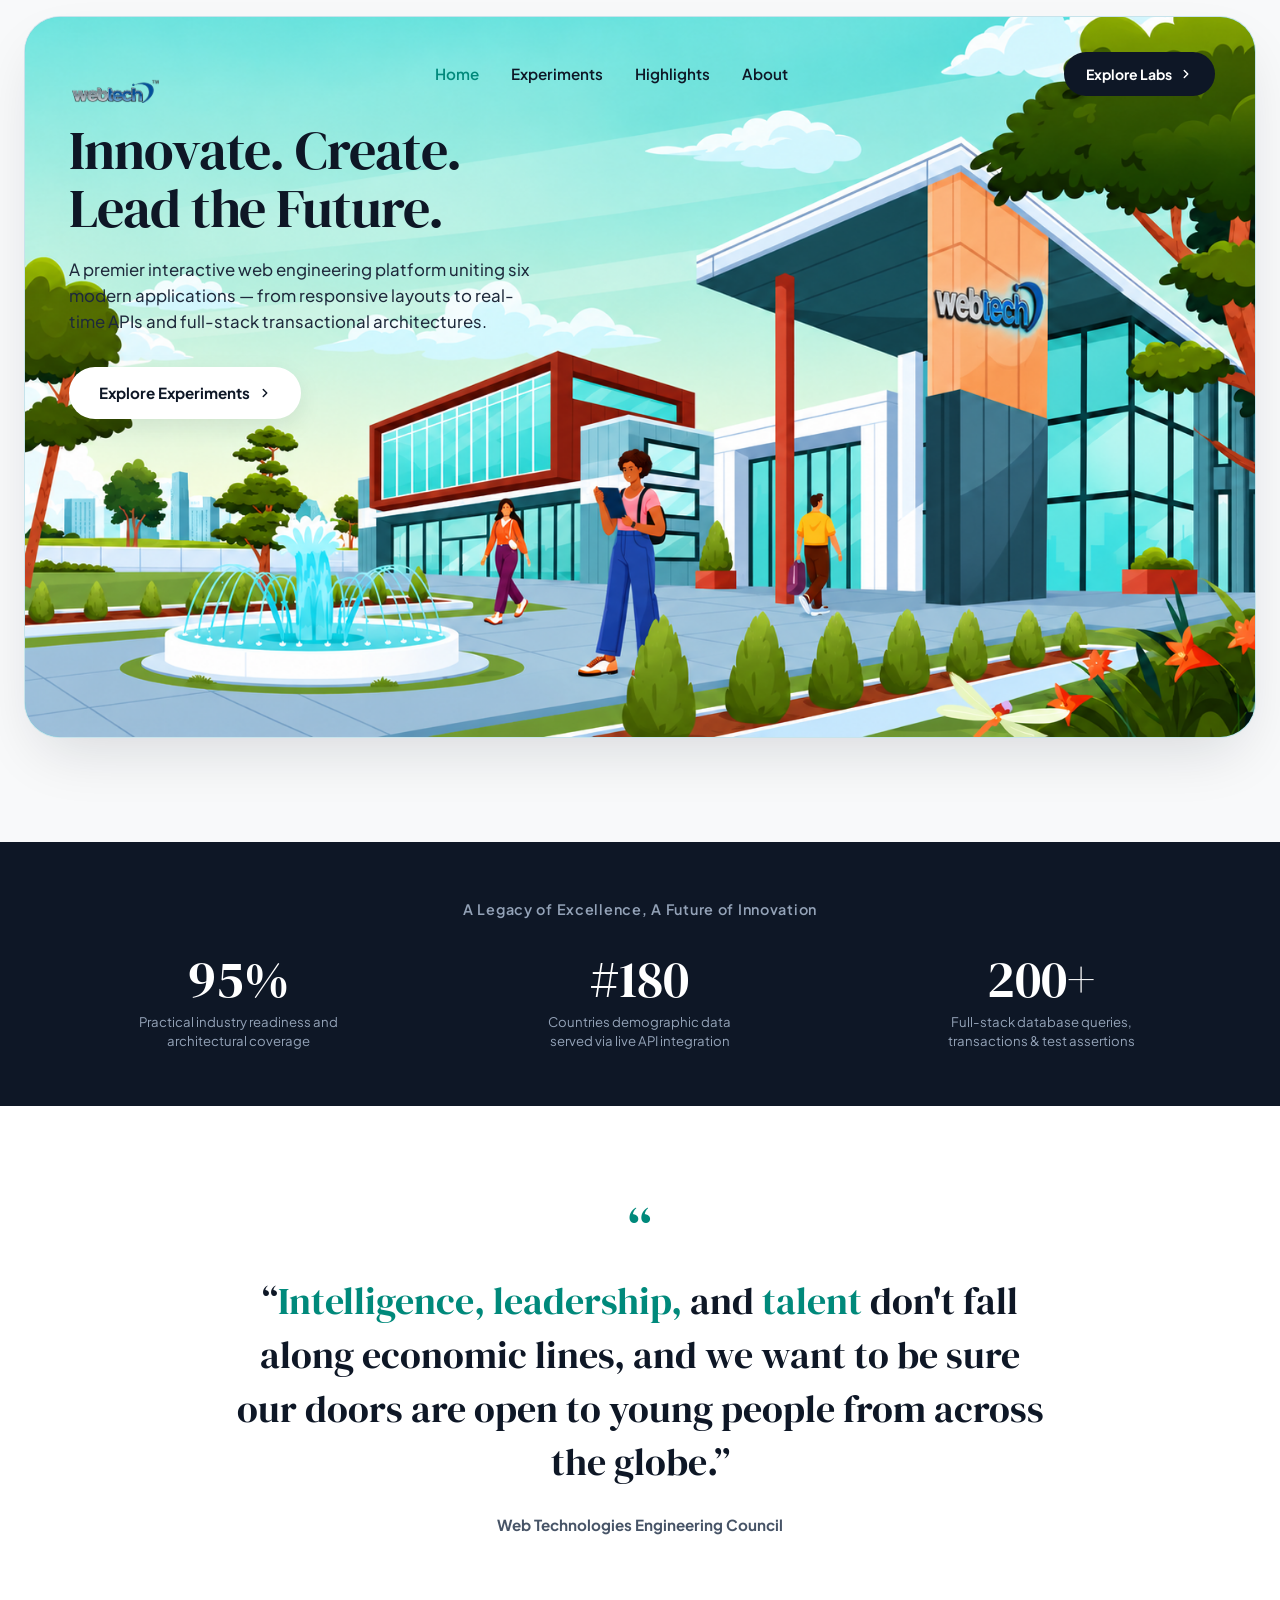
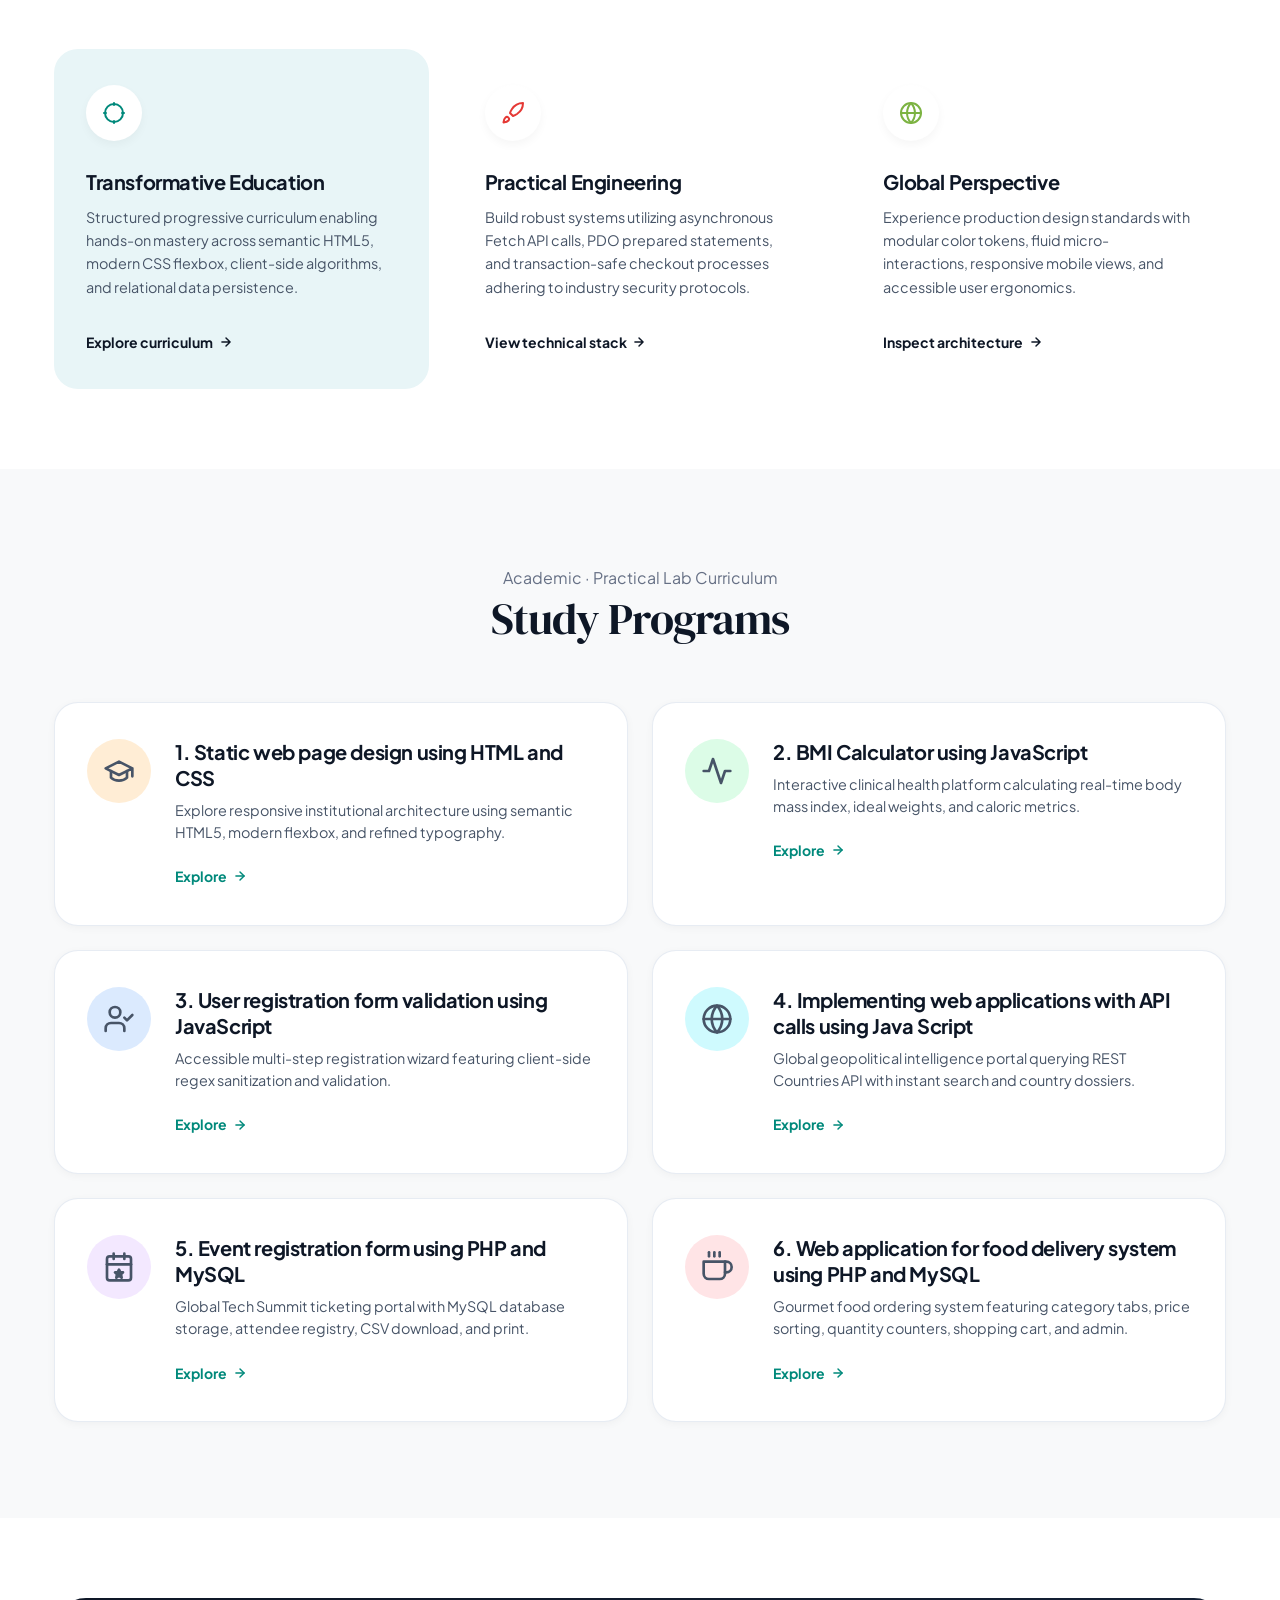
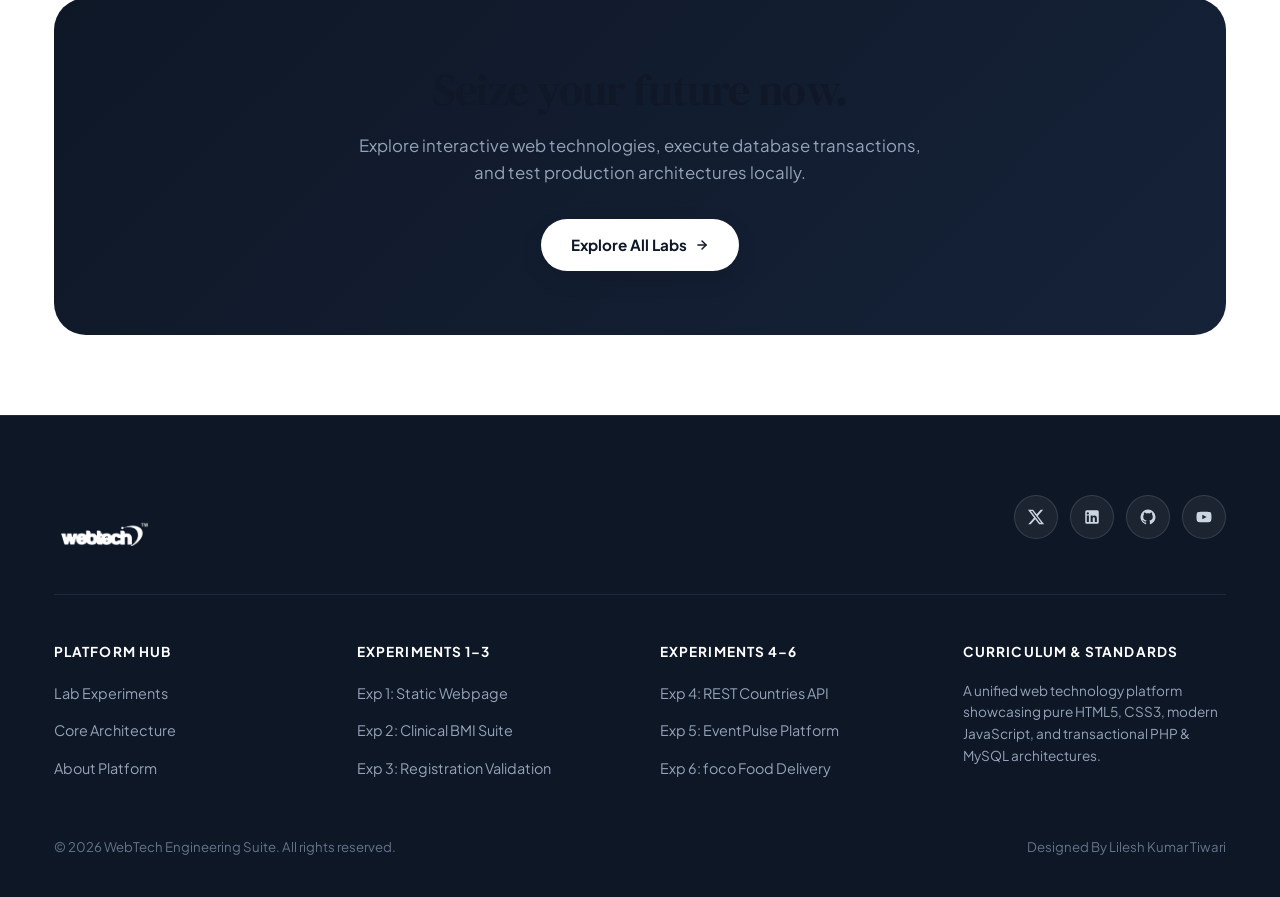
<file: index.html>
<!DOCTYPE html>
<html lang="en">
<head>
  <meta charset="UTF-8">
  <meta name="viewport" content="width=device-width, initial-scale=1.0">
  <meta name="description" content="WebTech Engineering Hub - A premier interactive web engineering platform uniting six modern applications — from responsive layouts to real-time APIs and full-stack transactional architectures.">
  <title>WebTech Lab Hub · Innovate. Create. Lead the Future.</title>
  
  <link rel="preconnect" href="https://fonts.googleapis.com">
  <link rel="preconnect" href="https://fonts.gstatic.com" crossorigin>
  <link href="https://fonts.googleapis.com/css2?family=DM+Serif+Display&family=Plus+Jakarta+Sans:wght@400;500;600;700;800&family=JetBrains+Mono:wght@500;700&display=swap" rel="stylesheet">
  
  <link rel="stylesheet" href="assets/css/design-system.css">
  <link rel="stylesheet" href="assets/css/main.css">
</head>
<body id="top">

  <main>
    <!-- Hero Banner Section (Directly matching Reference Image 1) -->
    <section class="ref-hero-banner-section">
      <div class="ref-hero-banner-container">
        <div class="ref-hero-banner-card">
          
          <!-- Top Navigation Header inside Hero Banner (matching Reference Image 1) -->
          <header class="ref-hero-nav">
            <a href="index.html" class="brand-link">
              <img src="assets/images/platform_logo.png" alt="WebTech Platform Logo" style="height: 58px; width: auto;">
            </a>

            <nav aria-label="Main Navigation">
              <ul class="ref-hero-nav-links">
                <li><a href="index.html" class="ref-hero-nav-link active">Home</a></li>
                <li><a href="#experiments" class="ref-hero-nav-link">Experiments</a></li>
                <li><a href="#pillars" class="ref-hero-nav-link">Highlights</a></li>
                <li><a href="about.html" class="ref-hero-nav-link">About</a></li>
              </ul>
            </nav>

            <div class="ref-hero-nav-actions">
              <a href="#experiments" class="ref-hero-pill-btn">
                <span>Explore Labs</span>
                <svg width="14" height="14" viewBox="0 0 24 24" fill="none" stroke="currentColor" stroke-width="2.5" stroke-linecap="round" stroke-linejoin="round">
                  <polyline points="9 18 15 12 9 6"></polyline>
                </svg>
              </a>
            </div>
          </header>

          <!-- Base Campus Illustration Banner Image -->
          <img src="assets/images/top_hero_section.png" alt="Campus Innovation Hero Banner" class="ref-hero-banner-img">

          <!-- Overlaid Text Content in Sky Area (matching Reference Image 1) -->
          <div class="ref-hero-overlay-content">
            <h1 class="ref-hero-overlay-title">
              Innovate. Create.<br>
              Lead the Future.
            </h1>
            <p class="ref-hero-overlay-desc">
              A premier interactive web engineering platform uniting six modern applications — from responsive layouts to real-time APIs and full-stack transactional architectures.
            </p>
            <a href="#experiments" class="ref-hero-overlay-btn">
              <span>Explore Experiments</span>
              <svg width="14" height="14" viewBox="0 0 24 24" fill="none" stroke="currentColor" stroke-width="2.5" stroke-linecap="round" stroke-linejoin="round">
                <polyline points="9 18 15 12 9 6"></polyline>
              </svg>
            </a>
          </div>

        </div>
      </div>
    </section>

    <!-- Impact Metrics Strip (Dark Banner below Hero, matching Reference Image 1) -->
    <section class="ref-metrics-banner">
      <div class="container">
        <div class="ref-metrics-header">A Legacy of Excellence, A Future of Innovation</div>
        <div class="ref-metrics-grid">
          <div>
            <div class="ref-metric-val">95%</div>
            <div class="ref-metric-lbl">Practical industry readiness and architectural coverage</div>
          </div>
          <div>
            <div class="ref-metric-val">#180</div>
            <div class="ref-metric-lbl">Countries demographic data served via live API integration</div>
          </div>
          <div>
            <div class="ref-metric-val">200+</div>
            <div class="ref-metric-lbl">Full-stack database queries, transactions & test assertions</div>
          </div>
        </div>
      </div>
    </section>

    <!-- Inspiring Editorial Quote (matching Reference Image 1) -->
    <section class="ref-quote-section">
      <div class="container">
        <div class="ref-quote-mark">“</div>
        <blockquote class="ref-quote-text">
          “<span class="teal">Intelligence, leadership,</span> and <span class="teal">talent</span> don't fall along economic lines, and we want to be sure our doors are open to young people from across the globe.”
        </blockquote>
        <div class="ref-quote-author">Web Technologies Engineering Council</div>
      </div>
    </section>

    <!-- 3 Value Highlight Cards (matching Reference Image 1) -->
    <section id="pillars" class="ref-trio-cards-section">
      <div class="container">
        <div class="ref-trio-grid">
          <!-- Card 1 (Soft Cyan) -->
          <div class="ref-trio-card cyan">
            <div class="ref-trio-icon-circle">
              <svg width="24" height="24" viewBox="0 0 24 24" fill="none" stroke="#00897B" stroke-width="2" stroke-linecap="round" stroke-linejoin="round">
                <circle cx="12" cy="12" r="9"/>
                <line x1="12" y1="2" x2="12" y2="4"/>
                <line x1="12" y1="20" x2="12" y2="22"/>
                <line x1="2" y1="12" x2="4" y2="12"/>
                <line x1="20" y1="12" x2="22" y2="12"/>
              </svg>
            </div>
            <h3 class="ref-trio-title">Transformative Education</h3>
            <p class="ref-trio-desc">
              Structured progressive curriculum enabling hands-on mastery across semantic HTML5, modern CSS flexbox, client-side algorithms, and relational data persistence.
            </p>
            <a href="#experiments" class="ref-trio-link">
              <span>Explore curriculum</span>
              <svg width="14" height="14" viewBox="0 0 24 24" fill="none" stroke="currentColor" stroke-width="2.5" stroke-linecap="round" stroke-linejoin="round"><path d="M5 12h14M12 5l7 7-7 7"/></svg>
            </a>
          </div>

          <!-- Card 2 (Soft Pink/Red) -->
          <div class="ref-trio-card pink">
            <div class="ref-trio-icon-circle">
              <svg width="24" height="24" viewBox="0 0 24 24" fill="none" stroke="#E53935" stroke-width="2" stroke-linecap="round" stroke-linejoin="round">
                <path d="M4.5 16.5c-1.5 1.26-2 5-2 5s3.74-.5 5-2c.71-.84.7-2.13-.09-2.91a2.18 2.18 0 0 0-2.91-.09z"/>
                <path d="m12 15-3-3a22 22 0 0 1 2-3.95A12.88 12.88 0 0 1 22 2c0 2.72-.78 7.5-6 11a22.35 22.35 0 0 1-4 2z"/>
              </svg>
            </div>
            <h3 class="ref-trio-title">Practical Engineering</h3>
            <p class="ref-trio-desc">
              Build robust systems utilizing asynchronous Fetch API calls, PDO prepared statements, and transaction-safe checkout processes adhering to industry security protocols.
            </p>
            <a href="#experiments" class="ref-trio-link">
              <span>View technical stack</span>
              <svg width="14" height="14" viewBox="0 0 24 24" fill="none" stroke="currentColor" stroke-width="2.5" stroke-linecap="round" stroke-linejoin="round"><path d="M5 12h14M12 5l7 7-7 7"/></svg>
            </a>
          </div>

          <!-- Card 3 (Soft Lime/Sage) -->
          <div class="ref-trio-card sage">
            <div class="ref-trio-icon-circle">
              <svg width="24" height="24" viewBox="0 0 24 24" fill="none" stroke="#7CB342" stroke-width="2" stroke-linecap="round" stroke-linejoin="round">
                <circle cx="12" cy="12" r="10"/>
                <line x1="2" y1="12" x2="22" y2="12"/>
                <path d="M12 2a15.3 15.3 0 0 1 4 10 15.3 15.3 0 0 1-4 10 15.3 15.3 0 0 1-4-10 15.3 15.3 0 0 1 4-10z"/>
              </svg>
            </div>
            <h3 class="ref-trio-title">Global Perspective</h3>
            <p class="ref-trio-desc">
              Experience production design standards with modular color tokens, fluid micro-interactions, responsive mobile views, and accessible user ergonomics.
            </p>
            <a href="#experiments" class="ref-trio-link">
              <span>Inspect architecture</span>
              <svg width="14" height="14" viewBox="0 0 24 24" fill="none" stroke="currentColor" stroke-width="2.5" stroke-linecap="round" stroke-linejoin="round"><path d="M5 12h14M12 5l7 7-7 7"/></svg>
            </a>
          </div>
        </div>
      </div>
    </section>

    <!-- 6-Card "Study Programs" Grid Section (Clean proportional badges) -->
    <section id="experiments" class="ref-programs-section">
      <div class="container">
        
        <div class="ref-programs-header">
          <div class="ref-programs-sub">Academic &middot; Practical Lab Curriculum</div>
          <h2 class="ref-programs-title">Study Programs</h2>
          <div class="ref-programs-divider"></div>
        </div>

        <div class="ref-programs-grid">

          <!-- Card 1 -->
          <article class="program-card">
            <div class="program-icon-badge orange">
              <svg width="32" height="32" viewBox="0 0 24 24" fill="none" stroke="currentColor" stroke-width="2" stroke-linecap="round" stroke-linejoin="round">
                <path d="M22 10v6M2 10l10-5 10 5-10 5z"/>
                <path d="M6 12v5c3 3 9 3 12 0v-5"/>
              </svg>
            </div>
            <div class="program-content">
              <h3 class="program-title">1. Static web page design using HTML and CSS</h3>
              <p class="program-desc">
                Explore responsive institutional architecture using semantic HTML5, modern flexbox, and refined typography.
              </p>
              <a href="experiment-1/index.html" class="program-explore-link">
                <span>Explore</span>
                <svg width="14" height="14" viewBox="0 0 24 24" fill="none" stroke="currentColor" stroke-width="2.5" stroke-linecap="round" stroke-linejoin="round">
                  <line x1="5" y1="12" x2="19" y2="12"></line>
                  <polyline points="12 5 19 12 12 19"></polyline>
                </svg>
              </a>
            </div>
          </article>

          <!-- Card 2 -->
          <article class="program-card">
            <div class="program-icon-badge green">
              <svg width="32" height="32" viewBox="0 0 24 24" fill="none" stroke="currentColor" stroke-width="2" stroke-linecap="round" stroke-linejoin="round">
                <path d="M22 12h-4l-3 9L9 3l-3 9H2"/>
              </svg>
            </div>
            <div class="program-content">
              <h3 class="program-title">2. BMI Calculator using JavaScript</h3>
              <p class="program-desc">
                Interactive clinical health platform calculating real-time body mass index, ideal weights, and caloric metrics.
              </p>
              <a href="experiment-2/index.html" class="program-explore-link">
                <span>Explore</span>
                <svg width="14" height="14" viewBox="0 0 24 24" fill="none" stroke="currentColor" stroke-width="2.5" stroke-linecap="round" stroke-linejoin="round">
                  <line x1="5" y1="12" x2="19" y2="12"></line>
                  <polyline points="12 5 19 12 12 19"></polyline>
                </svg>
              </a>
            </div>
          </article>

          <!-- Card 3 -->
          <article class="program-card">
            <div class="program-icon-badge blue">
              <svg width="32" height="32" viewBox="0 0 24 24" fill="none" stroke="currentColor" stroke-width="2" stroke-linecap="round" stroke-linejoin="round">
                <path d="M16 21v-2a4 4 0 0 0-4-4H6a4 4 0 0 0-4 4v2"/>
                <circle cx="9" cy="7" r="4"/>
                <polyline points="16 11 18 13 22 9"/>
              </svg>
            </div>
            <div class="program-content">
              <h3 class="program-title">3. User registration form validation using JavaScript</h3>
              <p class="program-desc">
                Accessible multi-step registration wizard featuring client-side regex sanitization and validation.
              </p>
              <a href="experiment-3/index.html" class="program-explore-link">
                <span>Explore</span>
                <svg width="14" height="14" viewBox="0 0 24 24" fill="none" stroke="currentColor" stroke-width="2.5" stroke-linecap="round" stroke-linejoin="round">
                  <line x1="5" y1="12" x2="19" y2="12"></line>
                  <polyline points="12 5 19 12 12 19"></polyline>
                </svg>
              </a>
            </div>
          </article>

          <!-- Card 4 -->
          <article class="program-card">
            <div class="program-icon-badge cyan">
              <svg width="32" height="32" viewBox="0 0 24 24" fill="none" stroke="currentColor" stroke-width="2" stroke-linecap="round" stroke-linejoin="round">
                <circle cx="12" cy="12" r="10"/>
                <line x1="2" y1="12" x2="22" y2="12"/>
                <path d="M12 2a15.3 15.3 0 0 1 4 10 15.3 15.3 0 0 1-4 10 15.3 15.3 0 0 1-4-10 15.3 15.3 0 0 1 4-10z"/>
              </svg>
            </div>
            <div class="program-content">
              <h3 class="program-title">4. Implementing web applications with API calls using Java Script</h3>
              <p class="program-desc">
                Global geopolitical intelligence portal querying REST Countries API with instant search and country dossiers.
              </p>
              <a href="experiment-4/index.html" class="program-explore-link">
                <span>Explore</span>
                <svg width="14" height="14" viewBox="0 0 24 24" fill="none" stroke="currentColor" stroke-width="2.5" stroke-linecap="round" stroke-linejoin="round">
                  <line x1="5" y1="12" x2="19" y2="12"></line>
                  <polyline points="12 5 19 12 12 19"></polyline>
                </svg>
              </a>
            </div>
          </article>

          <!-- Card 5 -->
          <article class="program-card">
            <div class="program-icon-badge purple">
              <svg width="32" height="32" viewBox="0 0 24 24" fill="none" stroke="currentColor" stroke-width="2" stroke-linecap="round" stroke-linejoin="round">
                <rect x="3" y="4" width="18" height="18" rx="2" ry="2"/>
                <line x1="16" y1="2" x2="16" y2="6"/>
                <line x1="8" y1="2" x2="8" y2="6"/>
                <line x1="3" y1="10" x2="21" y2="10"/>
                <polygon points="12 14 13 16 15 16 13.5 17.5 14 20 12 18.5 10 20 10.5 17.5 9 16 11 16 12 14" fill="currentColor"/>
              </svg>
            </div>
            <div class="program-content">
              <h3 class="program-title">5. Event registration form using PHP and MySQL</h3>
              <p class="program-desc">
                Global Tech Summit ticketing portal with MySQL database storage, attendee registry, CSV download, and print.
              </p>
              <a href="experiment-5/index.php" class="program-explore-link">
                <span>Explore</span>
                <svg width="14" height="14" viewBox="0 0 24 24" fill="none" stroke="currentColor" stroke-width="2.5" stroke-linecap="round" stroke-linejoin="round">
                  <line x1="5" y1="12" x2="19" y2="12"></line>
                  <polyline points="12 5 19 12 12 19"></polyline>
                </svg>
              </a>
            </div>
          </article>

          <!-- Card 6 -->
          <article class="program-card">
            <div class="program-icon-badge rose">
              <svg width="32" height="32" viewBox="0 0 24 24" fill="none" stroke="currentColor" stroke-width="2" stroke-linecap="round" stroke-linejoin="round">
                <path d="M18 8h1a4 4 0 0 1 0 8h-1"/>
                <path d="M2 8h16v9a4 4 0 0 1-4 4H6a4 4 0 0 1-4-4V8z"/>
                <line x1="6" y1="1" x2="6" y2="4"/>
                <line x1="10" y1="1" x2="10" y2="4"/>
                <line x1="14" y1="1" x2="14" y2="4"/>
              </svg>
            </div>
            <div class="program-content">
              <h3 class="program-title">6. Web application for food delivery system using PHP and MySQL</h3>
              <p class="program-desc">
                Gourmet food ordering system featuring category tabs, price sorting, quantity counters, shopping cart, and admin.
              </p>
              <a href="experiment-6/index.php" class="program-explore-link">
                <span>Explore</span>
                <svg width="14" height="14" viewBox="0 0 24 24" fill="none" stroke="currentColor" stroke-width="2.5" stroke-linecap="round" stroke-linejoin="round">
                  <line x1="5" y1="12" x2="19" y2="12"></line>
                  <polyline points="12 5 19 12 12 19"></polyline>
                </svg>
              </a>
            </div>
          </article>

        </div>

      </div>
    </section>

    <!-- Closing Call-to-Action Banner (matching Reference Image 2) -->
    <section class="ref-cta-banner-section">
      <div class="container">
        <div class="ref-cta-banner">
          <h2 class="ref-cta-title">Seize your future now.</h2>
          <p class="ref-cta-desc">
            Explore interactive web technologies, execute database transactions, and test production architectures locally.
          </p>
          <a href="#experiments" class="ref-hero-overlay-btn" style="background: #FFFFFF; color: #0E1726;">
            <span>Explore All Labs</span>
            <svg width="14" height="14" viewBox="0 0 24 24" fill="none" stroke="currentColor" stroke-width="2.5" stroke-linecap="round" stroke-linejoin="round">
              <line x1="5" y1="12" x2="19" y2="12"></line>
              <polyline points="12 5 19 12 12 19"></polyline>
            </svg>
          </a>
        </div>
      </div>
    </section>
  </main>

  <!-- Dark Editorial Footer (matching Reference Image 1) -->
  <footer class="ref-footer">
    <div class="container">
      
      <div class="ref-footer-top">
        <a href="index.html" class="brand-link">
          <img src="assets/images/platform_logo.png" alt="WebTech Platform Logo" style="height: 58px; width: auto; filter: brightness(0) invert(1);">
        </a>

        <!-- Social Media Circular SVG Links -->
        <div class="ref-footer-socials">
          <a href="#" class="social-circle-btn" style="width: 44px; height: 44px; border-radius: 50%; background: rgba(255,255,255,0.06); border: 1.5px solid rgba(255,255,255,0.12); color: #CBD5E1; display: flex; align-items: center; justify-content: center; text-decoration: none;" aria-label="Twitter">
            <svg width="18" height="18" viewBox="0 0 24 24" fill="currentColor">
              <path d="M18.244 2.25h3.308l-7.227 8.26 8.502 11.24H16.17l-5.214-6.817L4.99 21.75H1.68l7.73-8.835L1.254 2.25H8.08l4.713 6.231zm-1.161 17.52h1.833L7.084 4.126H5.117z"/>
            </svg>
          </a>
          <a href="#" class="social-circle-btn" style="width: 44px; height: 44px; border-radius: 50%; background: rgba(255,255,255,0.06); border: 1.5px solid rgba(255,255,255,0.12); color: #CBD5E1; display: flex; align-items: center; justify-content: center; text-decoration: none;" aria-label="LinkedIn">
            <svg width="18" height="18" viewBox="0 0 24 24" fill="currentColor">
              <path d="M19 3a2 2 0 0 1 2 2v14a2 2 0 0 1-2 2H5a2 2 0 0 1-2-2V5a2 2 0 0 1 2-2h14m-.5 15.5v-5.3a3.26 3.26 0 0 0-3.26-3.26c-.85 0-1.84.52-2.28 1.3v-1.11h-2.79v8.37h2.79v-4.93c0-.77.62-1.4 1.39-1.4a1.4 1.4 0 0 1 1.4 1.4v4.93h2.75M6.46 8.76a1.5 1.5 0 1 0-.01-3 1.5 1.5 0 0 0 .01 3m1.39 9.74v-8.37H5.07v8.37z"/>
            </svg>
          </a>
          <a href="#" class="social-circle-btn" style="width: 44px; height: 44px; border-radius: 50%; background: rgba(255,255,255,0.06); border: 1.5px solid rgba(255,255,255,0.12); color: #CBD5E1; display: flex; align-items: center; justify-content: center; text-decoration: none;" aria-label="GitHub">
            <svg width="18" height="18" viewBox="0 0 24 24" fill="currentColor">
              <path d="M12 2A10 10 0 0 0 2 12c0 4.42 2.87 8.17 6.84 9.5.5.08.66-.23.66-.5v-1.69c-2.77.6-3.36-1.34-3.36-1.34-.46-1.16-1.11-1.47-1.11-1.47-.91-.62.07-.6.07-.6 1 .07 1.53 1.03 1.53 1.03.87 1.52 2.34 1.07 2.91.83.1-.65.35-1.09.63-1.34-2.22-.25-4.55-1.11-4.55-4.92 0-1.11.38-2 1.03-2.71-.1-.25-.45-1.29.1-2.64 0 0 .84-.27 2.75 1.02.79-.22 1.65-.33 2.5-.33.85 0 1.71.11 2.5.33 1.91-1.29 2.75-1.02 2.75-1.02.55 1.35.2 2.39.1 2.64.65.71 1.03 1.6 1.03 2.71 0 3.82-2.34 4.66-4.57 4.91.36.31.69.92.69 1.85V21c0 .27.16.59.67.5C19.14 20.16 22 16.42 22 12A10 10 0 0 0 12 2z"/>
            </svg>
          </a>
          <a href="#" class="social-circle-btn" style="width: 44px; height: 44px; border-radius: 50%; background: rgba(255,255,255,0.06); border: 1.5px solid rgba(255,255,255,0.12); color: #CBD5E1; display: flex; align-items: center; justify-content: center; text-decoration: none;" aria-label="YouTube">
            <svg width="18" height="18" viewBox="0 0 24 24" fill="currentColor">
              <path d="M21.58 7.19a2.5 2.5 0 0 0-1.76-1.77C18.26 5 12 5 12 5s-6.26 0-7.82.42A2.5 2.5 0 0 0 2.42 7.19C2 8.76 2 12 2 12s0 3.24.42 4.81a2.5 2.5 0 0 0 1.76 1.77C5.74 19 12 19 12 19s6.26 0 7.82-.42a2.5 2.5 0 0 0 1.76-1.77C22 15.24 22 12 22 12s0-3.24-.42-4.81zM9.75 15.02V8.98L15.5 12l-5.75 3.02z"/>
            </svg>
          </a>
        </div>
      </div>

      <div class="ref-footer-cols">
        <div class="ref-footer-col">
          <h4>Platform Hub</h4>
          <ul class="ref-footer-links">
            <li><a href="#experiments">Lab Experiments</a></li>
            <li><a href="#pillars">Core Architecture</a></li>
            <li><a href="about.html">About Platform</a></li>
          </ul>
        </div>
        <div class="ref-footer-col">
          <h4>Experiments 1–3</h4>
          <ul class="ref-footer-links">
            <li><a href="experiment-1/index.html">Exp 1: Static Webpage</a></li>
            <li><a href="experiment-2/index.html">Exp 2: Clinical BMI Suite</a></li>
            <li><a href="experiment-3/index.html">Exp 3: Registration Validation</a></li>
          </ul>
        </div>
        <div class="ref-footer-col">
          <h4>Experiments 4–6</h4>
          <ul class="ref-footer-links">
            <li><a href="experiment-4/index.html">Exp 4: REST Countries API</a></li>
            <li><a href="experiment-5/index.php">Exp 5: EventPulse Platform</a></li>
            <li><a href="experiment-6/index.php">Exp 6: foco Food Delivery</a></li>
          </ul>
        </div>
        <div class="ref-footer-col">
          <h4>Curriculum & Standards</h4>
          <p style="font-size: 0.85rem; line-height: 1.6; color: #94A3B8;">
            A unified web technology platform showcasing pure HTML5, CSS3, modern JavaScript, and transactional PHP &amp; MySQL architectures.
          </p>
        </div>
      </div>

      <div class="ref-footer-bottom">
        <div>&copy; 2026 WebTech Engineering Suite. All rights reserved.</div>
        <div>Designed By Lilesh Kumar Tiwari</div>
      </div>
    </div>
  </footer>

</body>
</html>
</file>
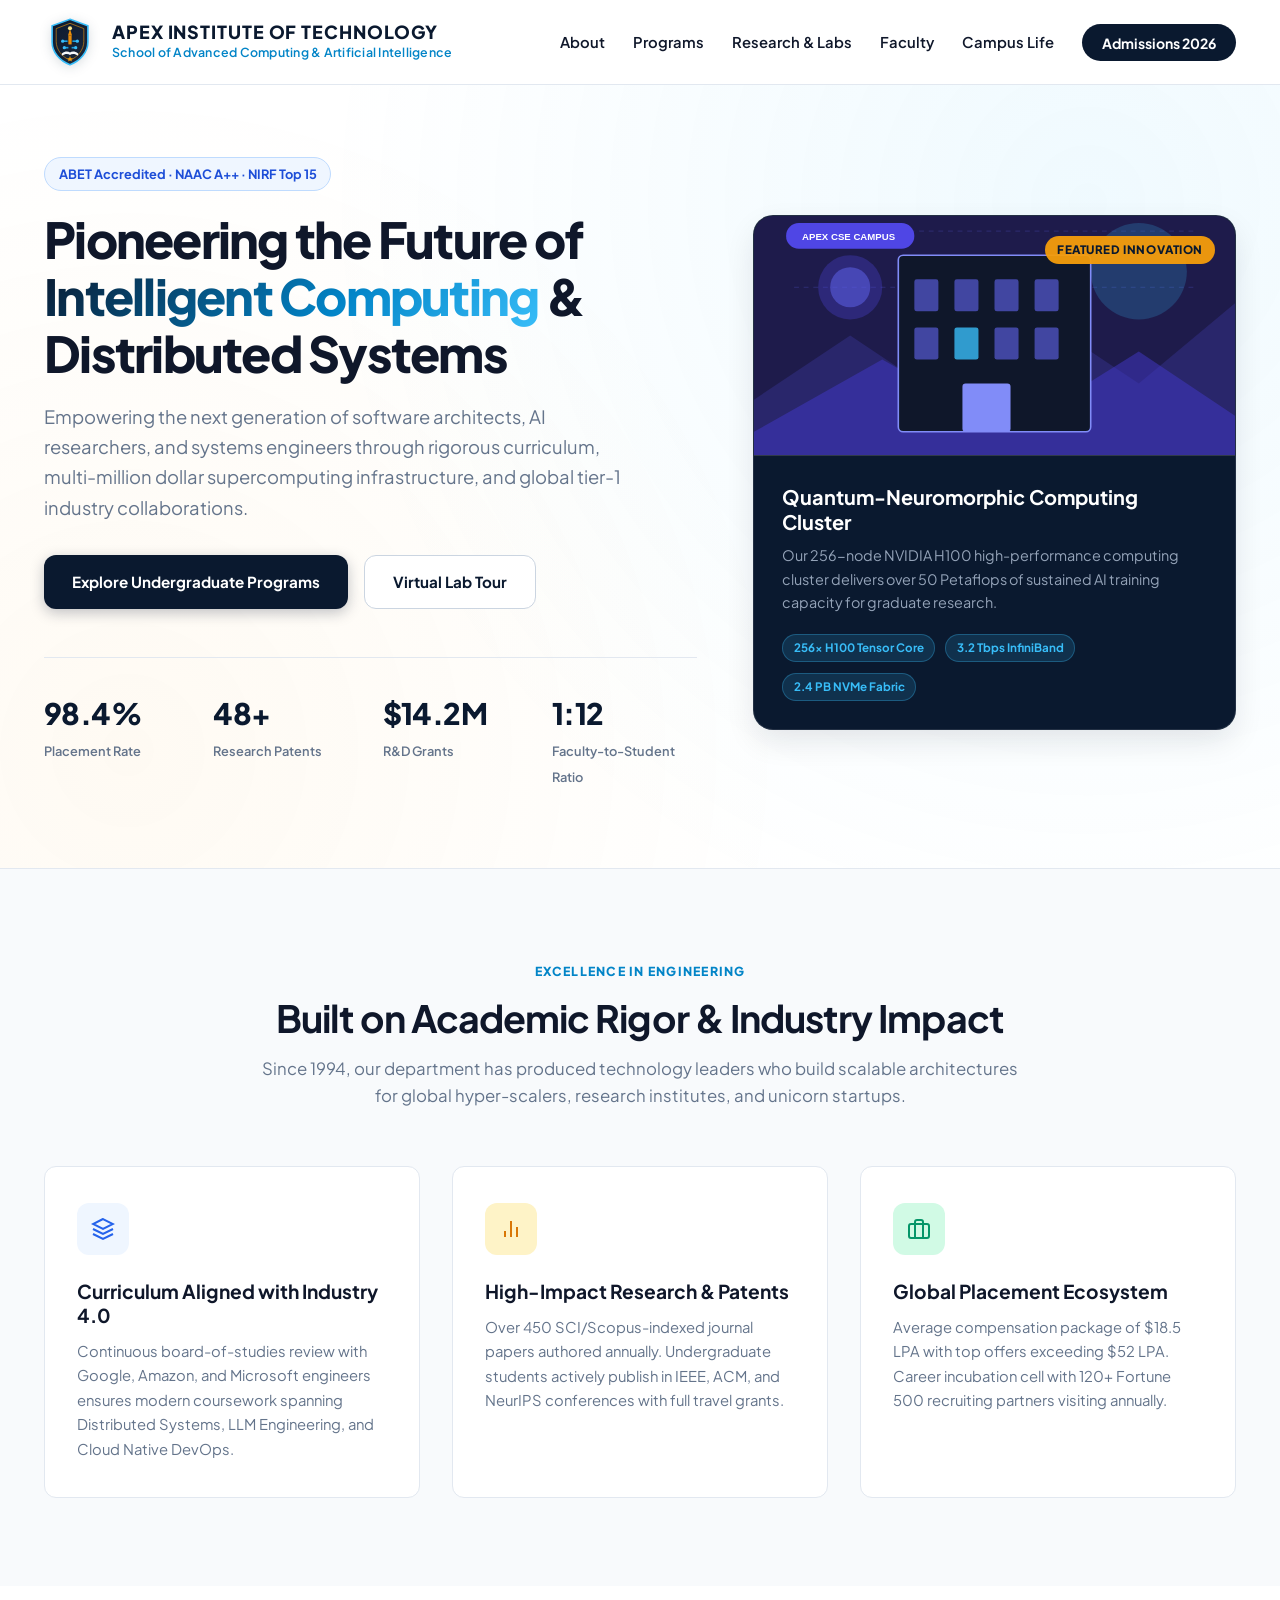
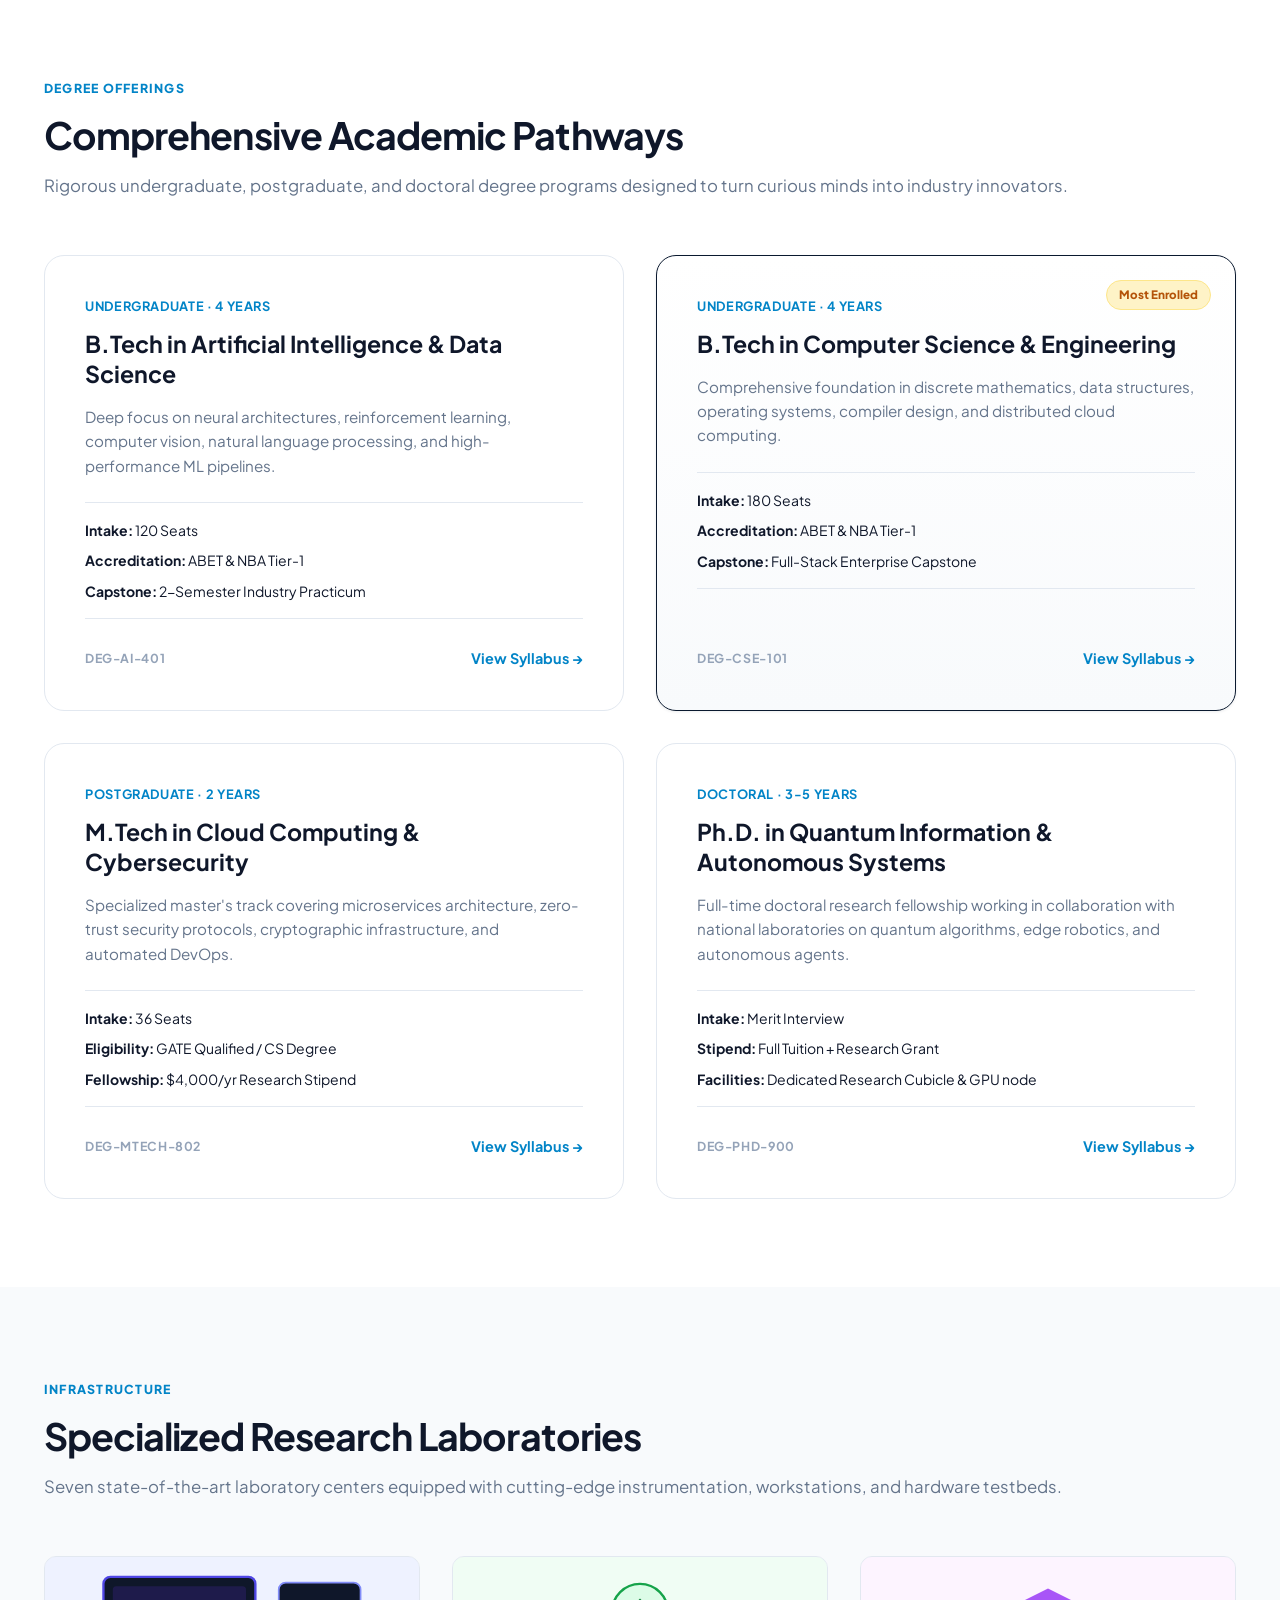
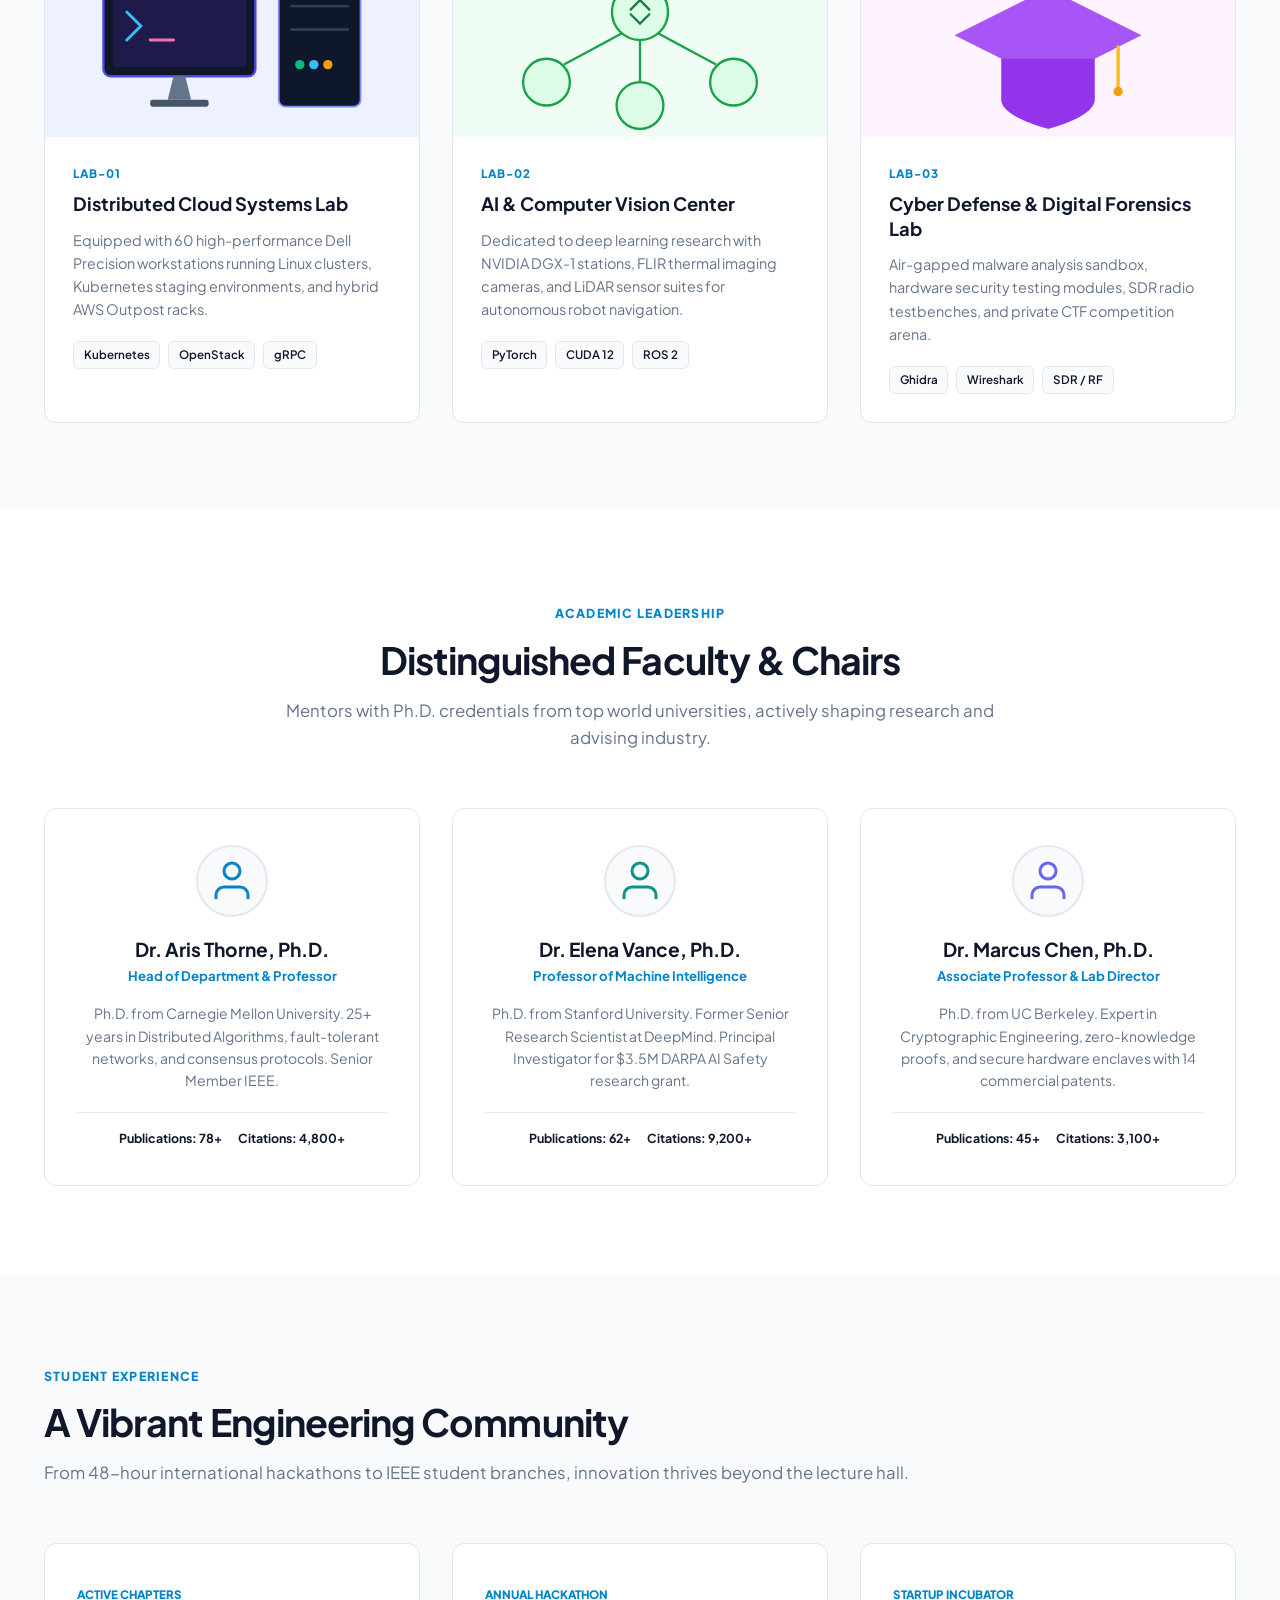
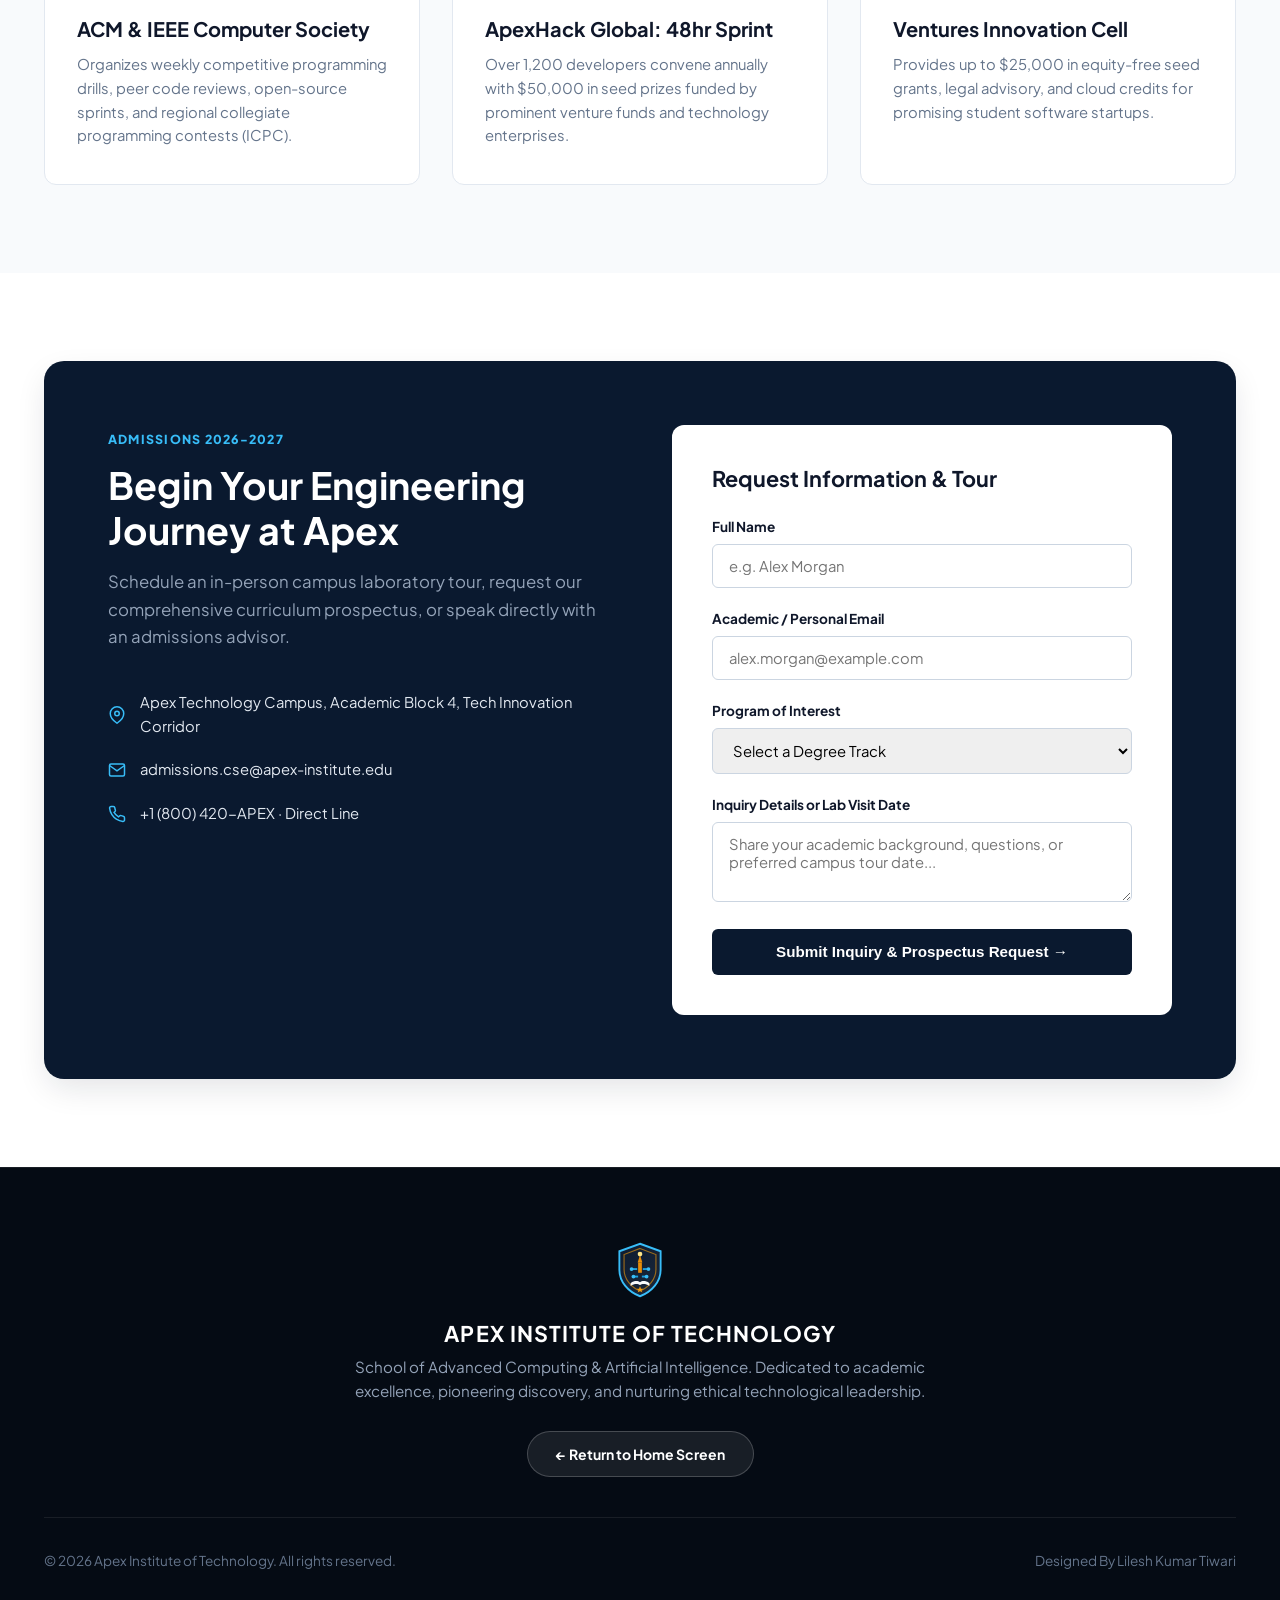
<file: experiment-1/index.html>
<!DOCTYPE html>
<html lang="en">
<head>
  <meta charset="UTF-8">
  <meta name="viewport" content="width=device-width, initial-scale=1.0">
  <meta name="description" content="Apex Institute of Technology - Department of Computer Science & Engineering. Accredited academic programs, high-performance computing labs, cutting-edge faculty research.">
  <title>Apex Institute of Technology | School of Computing & Artificial Intelligence</title>
  <link rel="preconnect" href="https://fonts.googleapis.com">
  <link rel="preconnect" href="https://fonts.gstatic.com" crossorigin>
  <link href="https://fonts.googleapis.com/css2?family=Plus+Jakarta+Sans:wght@300;400;500;600;700;800&family=Playfair+Display:ital,wght@0,600;0,700;1,600&display=swap" rel="stylesheet">
  <link rel="stylesheet" href="style.css">
</head>
<body>



  <!-- Main Institutional Header -->
  <header id="mainHeader" class="inst-header">
    <div class="inst-container header-inner">
      <a href="index.html" class="inst-brand">
        <img src="images/apex-crest.svg" alt="Apex Crest" class="brand-crest" width="52" height="52">
        <div class="brand-titles">
          <span class="inst-name">APEX INSTITUTE OF TECHNOLOGY</span>
          <span class="inst-dept">School of Advanced Computing & Artificial Intelligence</span>
        </div>
      </a>

      <nav class="inst-nav" aria-label="Main Navigation">
        <ul class="nav-list">
          <li class="nav-item"><a href="#about" class="nav-link">About</a></li>
          <li class="nav-item"><a href="#programs" class="nav-link">Programs</a></li>
          <li class="nav-item"><a href="#research" class="nav-link">Research & Labs</a></li>
          <li class="nav-item"><a href="#faculty" class="nav-link">Faculty</a></li>
          <li class="nav-item"><a href="#campus" class="nav-link">Campus Life</a></li>
          <li class="nav-item"><a href="#contact" class="nav-cta-btn">Admissions 2026</a></li>
        </ul>
      </nav>
    </div>
  </header>

  <!-- Hero Section -->
  <section id="heroSection" class="hero-block">
    <div class="inst-container hero-grid">
      <div class="hero-copy">
        <div class="hero-eyebrow">
          <span class="badge-accreditation">ABET Accredited &middot; NAAC A++ &middot; NIRF Top 15</span>
        </div>
        <h1 class="hero-heading">Pioneering the Future of <span class="gradient-text">Intelligent Computing</span> & Distributed Systems</h1>
        <p class="hero-lead">
          Empowering the next generation of software architects, AI researchers, and systems engineers through rigorous curriculum, multi-million dollar supercomputing infrastructure, and global tier-1 industry collaborations.
        </p>

        <div class="hero-actions">
          <a href="#programs" class="btn btn-primary">Explore Undergraduate Programs</a>
          <a href="#research" class="btn btn-secondary">Virtual Lab Tour</a>
        </div>

        <div class="hero-metrics">
          <div class="metric-col">
            <span class="metric-num">98.4%</span>
            <span class="metric-lbl">Placement Rate</span>
          </div>
          <div class="metric-col">
            <span class="metric-num">48+</span>
            <span class="metric-lbl">Research Patents</span>
          </div>
          <div class="metric-col">
            <span class="metric-num">$14.2M</span>
            <span class="metric-lbl">R&D Grants</span>
          </div>
          <div class="metric-col">
            <span class="metric-num">1:12</span>
            <span class="metric-lbl">Faculty-to-Student Ratio</span>
          </div>
        </div>
      </div>

      <div class="hero-visual">
        <div class="hero-card-featured">
          <div class="featured-badge">Featured Innovation</div>
          <img src="images/dept-hero.svg" alt="Advanced Computing Lab" class="featured-img" width="460" height="300">
          <div class="featured-caption">
            <h3>Quantum-Neuromorphic Computing Cluster</h3>
            <p>Our 256-node NVIDIA H100 high-performance computing cluster delivers over 50 Petaflops of sustained AI training capacity for graduate research.</p>
            <div class="cluster-specs">
              <span>256x H100 Tensor Core</span>
              <span>3.2 Tbps InfiniBand</span>
              <span>2.4 PB NVMe Fabric</span>
            </div>
          </div>
        </div>
      </div>
    </div>
  </section>

  <!-- Department Overview / Philosophy -->
  <section id="about" class="section-padded bg-light">
    <div class="inst-container">
      <div class="section-header text-center">
        <span class="section-tag">Excellence in Engineering</span>
        <h2 class="section-title">Built on Academic Rigor & Industry Impact</h2>
        <p class="section-subtitle">Since 1994, our department has produced technology leaders who build scalable architectures for global hyper-scalers, research institutes, and unicorn startups.</p>
      </div>

      <div class="pillars-grid">
        <article class="pillar-card">
          <div class="pillar-icon pillar-icon-blue">
            <svg width="24" height="24" viewBox="0 0 24 24" fill="none" stroke="currentColor" stroke-width="2">
              <path d="M12 2L2 7l10 5 10-5-10-5zM2 17l10 5 10-5M2 12l10 5 10-5"/>
            </svg>
          </div>
          <h3 class="pillar-title">Curriculum Aligned with Industry 4.0</h3>
          <p class="pillar-desc">Continuous board-of-studies review with Google, Amazon, and Microsoft engineers ensures modern coursework spanning Distributed Systems, LLM Engineering, and Cloud Native DevOps.</p>
        </article>

        <article class="pillar-card">
          <div class="pillar-icon pillar-icon-amber">
            <svg width="24" height="24" viewBox="0 0 24 24" fill="none" stroke="currentColor" stroke-width="2">
              <path d="M18 20V10M12 20V4M6 20v-6"/>
            </svg>
          </div>
          <h3 class="pillar-title">High-Impact Research & Patents</h3>
          <p class="pillar-desc">Over 450 SCI/Scopus-indexed journal papers authored annually. Undergraduate students actively publish in IEEE, ACM, and NeurIPS conferences with full travel grants.</p>
        </article>

        <article class="pillar-card">
          <div class="pillar-icon pillar-icon-emerald">
            <svg width="24" height="24" viewBox="0 0 24 24" fill="none" stroke="currentColor" stroke-width="2">
              <rect x="2" y="7" width="20" height="14" rx="2" ry="2"/>
              <path d="M16 21V5a2 2 0 0 0-2-2h-4a2 2 0 0 0-2 2v16"/>
            </svg>
          </div>
          <h3 class="pillar-title">Global Placement Ecosystem</h3>
          <p class="pillar-desc">Average compensation package of $18.5 LPA with top offers exceeding $52 LPA. Career incubation cell with 120+ Fortune 500 recruiting partners visiting annually.</p>
        </article>
      </div>
    </div>
  </section>

  <!-- Degree Programs Section -->
  <section id="programs" class="section-padded">
    <div class="inst-container">
      <div class="section-header">
        <span class="section-tag">Degree Offerings</span>
        <h2 class="section-title">Comprehensive Academic Pathways</h2>
        <p class="section-subtitle">Rigorous undergraduate, postgraduate, and doctoral degree programs designed to turn curious minds into industry innovators.</p>
      </div>

      <div class="programs-grid">
        <!-- Program 1 -->
        <article class="program-card">
          <div class="prog-level-tag">Undergraduate &middot; 4 Years</div>
          <h3 class="prog-title">B.Tech in Artificial Intelligence & Data Science</h3>
          <p class="prog-desc">Deep focus on neural architectures, reinforcement learning, computer vision, natural language processing, and high-performance ML pipelines.</p>
          <ul class="prog-specs">
            <li><strong>Intake:</strong> 120 Seats</li>
            <li><strong>Accreditation:</strong> ABET & NBA Tier-1</li>
            <li><strong>Capstone:</strong> 2-Semester Industry Practicum</li>
          </ul>
          <div class="prog-footer">
            <span class="prog-id">DEG-AI-401</span>
            <a href="#contact" class="prog-link">View Syllabus &rarr;</a>
          </div>
        </article>

        <!-- Program 2 -->
        <article class="program-card featured-prog">
          <div class="prog-badge-star">Most Enrolled</div>
          <div class="prog-level-tag">Undergraduate &middot; 4 Years</div>
          <h3 class="prog-title">B.Tech in Computer Science & Engineering</h3>
          <p class="prog-desc">Comprehensive foundation in discrete mathematics, data structures, operating systems, compiler design, and distributed cloud computing.</p>
          <ul class="prog-specs">
            <li><strong>Intake:</strong> 180 Seats</li>
            <li><strong>Accreditation:</strong> ABET & NBA Tier-1</li>
            <li><strong>Capstone:</strong> Full-Stack Enterprise Capstone</li>
          </ul>
          <div class="prog-footer">
            <span class="prog-id">DEG-CSE-101</span>
            <a href="#contact" class="prog-link">View Syllabus &rarr;</a>
          </div>
        </article>

        <!-- Program 3 -->
        <article class="program-card">
          <div class="prog-level-tag">Postgraduate &middot; 2 Years</div>
          <h3 class="prog-title">M.Tech in Cloud Computing & Cybersecurity</h3>
          <p class="prog-desc">Specialized master's track covering microservices architecture, zero-trust security protocols, cryptographic infrastructure, and automated DevOps.</p>
          <ul class="prog-specs">
            <li><strong>Intake:</strong> 36 Seats</li>
            <li><strong>Eligibility:</strong> GATE Qualified / CS Degree</li>
            <li><strong>Fellowship:</strong> $4,000/yr Research Stipend</li>
          </ul>
          <div class="prog-footer">
            <span class="prog-id">DEG-MTECH-802</span>
            <a href="#contact" class="prog-link">View Syllabus &rarr;</a>
          </div>
        </article>

        <!-- Program 4 -->
        <article class="program-card">
          <div class="prog-level-tag">Doctoral &middot; 3-5 Years</div>
          <h3 class="prog-title">Ph.D. in Quantum Information & Autonomous Systems</h3>
          <p class="prog-desc">Full-time doctoral research fellowship working in collaboration with national laboratories on quantum algorithms, edge robotics, and autonomous agents.</p>
          <ul class="prog-specs">
            <li><strong>Intake:</strong> Merit Interview</li>
            <li><strong>Stipend:</strong> Full Tuition + Research Grant</li>
            <li><strong>Facilities:</strong> Dedicated Research Cubicle & GPU node</li>
          </ul>
          <div class="prog-footer">
            <span class="prog-id">DEG-PHD-900</span>
            <a href="#contact" class="prog-link">View Syllabus &rarr;</a>
          </div>
        </article>
      </div>
    </div>
  </section>

  <!-- Research & Laboratories Showcase -->
  <section id="research" class="section-padded bg-light">
    <div class="inst-container">
      <div class="section-header">
        <span class="section-tag">Infrastructure</span>
        <h2 class="section-title">Specialized Research Laboratories</h2>
        <p class="section-subtitle">Seven state-of-the-art laboratory centers equipped with cutting-edge instrumentation, workstations, and hardware testbeds.</p>
      </div>

      <div class="labs-grid">
        <div class="lab-card">
          <img src="images/dept-lab.svg" alt="Distributed Cloud Systems Lab" class="lab-img">
          <div class="lab-content">
            <span class="lab-num">LAB-01</span>
            <h3 class="lab-name">Distributed Cloud Systems Lab</h3>
            <p class="lab-detail">Equipped with 60 high-performance Dell Precision workstations running Linux clusters, Kubernetes staging environments, and hybrid AWS Outpost racks.</p>
            <div class="lab-tags">
              <span>Kubernetes</span>
              <span>OpenStack</span>
              <span>gRPC</span>
            </div>
          </div>
        </div>

        <div class="lab-card">
          <img src="images/dept-research.svg" alt="Artificial Intelligence & Vision Lab" class="lab-img">
          <div class="lab-content">
            <span class="lab-num">LAB-02</span>
            <h3 class="lab-name">AI & Computer Vision Center</h3>
            <p class="lab-detail">Dedicated to deep learning research with NVIDIA DGX-1 stations, FLIR thermal imaging cameras, and LiDAR sensor suites for autonomous robot navigation.</p>
            <div class="lab-tags">
              <span>PyTorch</span>
              <span>CUDA 12</span>
              <span>ROS 2</span>
            </div>
          </div>
        </div>

        <div class="lab-card">
          <img src="images/dept-faculty.svg" alt="Cybersecurity & Defense Lab" class="lab-img">
          <div class="lab-content">
            <span class="lab-num">LAB-03</span>
            <h3 class="lab-name">Cyber Defense & Digital Forensics Lab</h3>
            <p class="lab-detail">Air-gapped malware analysis sandbox, hardware security testing modules, SDR radio testbenches, and private CTF competition arena.</p>
            <div class="lab-tags">
              <span>Ghidra</span>
              <span>Wireshark</span>
              <span>SDR / RF</span>
            </div>
          </div>
        </div>
      </div>
    </div>
  </section>

  <!-- Distinguished Faculty Directory -->
  <section id="faculty" class="section-padded">
    <div class="inst-container">
      <div class="section-header text-center">
        <span class="section-tag">Academic Leadership</span>
        <h2 class="section-title">Distinguished Faculty & Chairs</h2>
        <p class="section-subtitle">Mentors with Ph.D. credentials from top world universities, actively shaping research and advising industry.</p>
      </div>

      <div class="faculty-grid">
        <div class="faculty-card">
          <div class="faculty-avatar">
            <svg width="48" height="48" viewBox="0 0 24 24" fill="none" stroke="#0284C7" stroke-width="1.5">
              <path d="M20 21v-2a4 4 0 0 0-4-4H8a4 4 0 0 0-4 4v2"/>
              <circle cx="12" cy="7" r="4"/>
            </svg>
          </div>
          <h3 class="faculty-name">Dr. Aris Thorne, Ph.D.</h3>
          <span class="faculty-role">Head of Department & Professor</span>
          <p class="faculty-bio">Ph.D. from Carnegie Mellon University. 25+ years in Distributed Algorithms, fault-tolerant networks, and consensus protocols. Senior Member IEEE.</p>
          <div class="faculty-meta">
            <span>Publications: 78+</span>
            <span>Citations: 4,800+</span>
          </div>
        </div>

        <div class="faculty-card">
          <div class="faculty-avatar">
            <svg width="48" height="48" viewBox="0 0 24 24" fill="none" stroke="#0D9488" stroke-width="1.5">
              <path d="M20 21v-2a4 4 0 0 0-4-4H8a4 4 0 0 0-4 4v2"/>
              <circle cx="12" cy="7" r="4"/>
            </svg>
          </div>
          <h3 class="faculty-name">Dr. Elena Vance, Ph.D.</h3>
          <span class="faculty-role">Professor of Machine Intelligence</span>
          <p class="faculty-bio">Ph.D. from Stanford University. Former Senior Research Scientist at DeepMind. Principal Investigator for $3.5M DARPA AI Safety research grant.</p>
          <div class="faculty-meta">
            <span>Publications: 62+</span>
            <span>Citations: 9,200+</span>
          </div>
        </div>

        <div class="faculty-card">
          <div class="faculty-avatar">
            <svg width="48" height="48" viewBox="0 0 24 24" fill="none" stroke="#6366F1" stroke-width="1.5">
              <path d="M20 21v-2a4 4 0 0 0-4-4H8a4 4 0 0 0-4 4v2"/>
              <circle cx="12" cy="7" r="4"/>
            </svg>
          </div>
          <h3 class="faculty-name">Dr. Marcus Chen, Ph.D.</h3>
          <span class="faculty-role">Associate Professor & Lab Director</span>
          <p class="faculty-bio">Ph.D. from UC Berkeley. Expert in Cryptographic Engineering, zero-knowledge proofs, and secure hardware enclaves with 14 commercial patents.</p>
          <div class="faculty-meta">
            <span>Publications: 45+</span>
            <span>Citations: 3,100+</span>
          </div>
        </div>
      </div>
    </div>
  </section>

  <!-- Campus Life & Student Chapters -->
  <section id="campus" class="section-padded bg-light">
    <div class="inst-container">
      <div class="section-header">
        <span class="section-tag">Student Experience</span>
        <h2 class="section-title">A Vibrant Engineering Community</h2>
        <p class="section-subtitle">From 48-hour international hackathons to IEEE student branches, innovation thrives beyond the lecture hall.</p>
      </div>

      <div class="campus-showcase-grid">
        <div class="campus-box">
          <div class="campus-badge">Active Chapters</div>
          <h3>ACM & IEEE Computer Society</h3>
          <p>Organizes weekly competitive programming drills, peer code reviews, open-source sprints, and regional collegiate programming contests (ICPC).</p>
        </div>
        <div class="campus-box">
          <div class="campus-badge">Annual Hackathon</div>
          <h3>ApexHack Global: 48hr Sprint</h3>
          <p>Over 1,200 developers convene annually with $50,000 in seed prizes funded by prominent venture funds and technology enterprises.</p>
        </div>
        <div class="campus-box">
          <div class="campus-badge">Startup Incubator</div>
          <h3>Ventures Innovation Cell</h3>
          <p>Provides up to $25,000 in equity-free seed grants, legal advisory, and cloud credits for promising student software startups.</p>
        </div>
      </div>
    </div>
  </section>

  <!-- Admissions & Contact Inquiry Section -->
  <section id="contact" class="section-padded">
    <div class="inst-container">
      <div class="contact-card">
        <div class="contact-info">
          <span class="section-tag" style="color: #38BDF8;">Admissions 2026-2027</span>
          <h2>Begin Your Engineering Journey at Apex</h2>
          <p>Schedule an in-person campus laboratory tour, request our comprehensive curriculum prospectus, or speak directly with an admissions advisor.</p>
          
          <div class="contact-details">
            <div class="detail-row">
              <svg width="18" height="18" viewBox="0 0 24 24" fill="none" stroke="currentColor" stroke-width="2">
                <path d="M21 10c0 7-9 13-9 13s-9-6-9-13a9 9 0 0 1 18 0z"/>
                <circle cx="12" cy="10" r="3"/>
              </svg>
              <span>Apex Technology Campus, Academic Block 4, Tech Innovation Corridor</span>
            </div>
            <div class="detail-row">
              <svg width="18" height="18" viewBox="0 0 24 24" fill="none" stroke="currentColor" stroke-width="2">
                <path d="M4 4h16c1.1 0 2 .9 2 2v12c0 1.1-.9 2-2 2H4c-1.1 0-2-.9-2-2V6c0-1.1.9-2 2-2z"/>
                <polyline points="22,6 12,13 2,6"/>
              </svg>
              <span>admissions.cse@apex-institute.edu</span>
            </div>
            <div class="detail-row">
              <svg width="18" height="18" viewBox="0 0 24 24" fill="none" stroke="currentColor" stroke-width="2">
                <path d="M22 16.92v3a2 2 0 0 1-2.18 2 19.79 19.79 0 0 1-8.63-3.07 19.5 19.5 0 0 1-6-6 19.79 19.79 0 0 1-3.07-8.67A2 2 0 0 1 4.11 2h3a2 2 0 0 1 2 1.72 12.84 12.84 0 0 0 .7 2.81 2 2 0 0 1-.45 2.11L8.09 9.91a16 16 0 0 0 6 6l1.27-1.27a2 2 0 0 1 2.11-.45 12.84 12.84 0 0 0 2.81.7A2 2 0 0 1 22 16.92z"/>
              </svg>
              <span>+1 (800) 420-APEX &middot; Direct Line</span>
            </div>
          </div>
        </div>

        <form class="contact-form" action="#" method="POST" onsubmit="event.preventDefault(); alert('Inquiry submitted successfully! An admissions advisor will contact you within 24 hours.'); this.reset();">
          <h3>Request Information & Tour</h3>
          
          <div class="form-group">
            <label for="fullName">Full Name</label>
            <input type="text" id="fullName" class="form-control" placeholder="e.g. Alex Morgan" required>
          </div>

          <div class="form-group">
            <label for="emailAddr">Academic / Personal Email</label>
            <input type="email" id="emailAddr" class="form-control" placeholder="alex.morgan@example.com" required>
          </div>

          <div class="form-group">
            <label for="targetProg">Program of Interest</label>
            <select id="targetProg" class="form-control" required>
              <option value="" disabled selected>Select a Degree Track</option>
              <option value="btech-ai">B.Tech in Artificial Intelligence & Data Science</option>
              <option value="btech-cse">B.Tech in Computer Science & Engineering</option>
              <option value="mtech-cloud">M.Tech in Cloud Computing & Cybersecurity</option>
              <option value="phd">Ph.D. in Quantum Information & Autonomous Systems</option>
            </select>
          </div>

          <div class="form-group">
            <label for="comments">Inquiry Details or Lab Visit Date</label>
            <textarea id="comments" rows="3" class="form-control" placeholder="Share your academic background, questions, or preferred campus tour date..."></textarea>
          </div>

          <button type="submit" class="btn btn-submit">Submit Inquiry & Prospectus Request &rarr;</button>
        </form>
      </div>
    </div>
  </section>

  <!-- Institutional Footer -->
  <footer class="inst-footer" style="text-align: center; padding: 4.5rem 0 2.5rem;">
    <div class="inst-container">
      <div style="display: flex; flex-direction: column; align-items: center; justify-content: center; margin-bottom: 2.5rem;">
        <img src="images/apex-crest.svg" alt="Apex Crest" width="60" height="60" style="margin-bottom: 1.25rem;">
        <h3 style="color: #FFFFFF; font-size: 1.35rem; margin-bottom: 0.5rem; letter-spacing: 0.05em;">APEX INSTITUTE OF TECHNOLOGY</h3>
        <p style="color: #94A3B8; font-size: 0.95rem; max-width: 580px; margin: 0 auto 1.75rem auto; line-height: 1.6;">
          School of Advanced Computing & Artificial Intelligence. Dedicated to academic excellence, pioneering discovery, and nurturing ethical technological leadership.
        </p>

        <!-- Back to Main Button -->
        <a href="../index.html" class="btn btn-secondary" style="background: rgba(255,255,255,0.08); color: #FFFFFF; border: 1.5px solid rgba(255,255,255,0.2); border-radius: 999px; padding: 0.65rem 1.75rem; font-size: 0.875rem;">
          <span>&larr; Return to Home Screen</span>
        </a>
      </div>

      <div style="border-top: 1px solid rgba(255, 255, 255, 0.08); padding-top: 2rem; display: flex; align-items: center; justify-content: space-between; font-size: 0.85rem; color: #64748B; flex-wrap: wrap; gap: 1rem;">
        <p>&copy; 2026 Apex Institute of Technology. All rights reserved.</p>
        <p>Designed By Lilesh Kumar Tiwari</p>
      </div>
    </div>
  </footer>

</body>
</html>
</file>
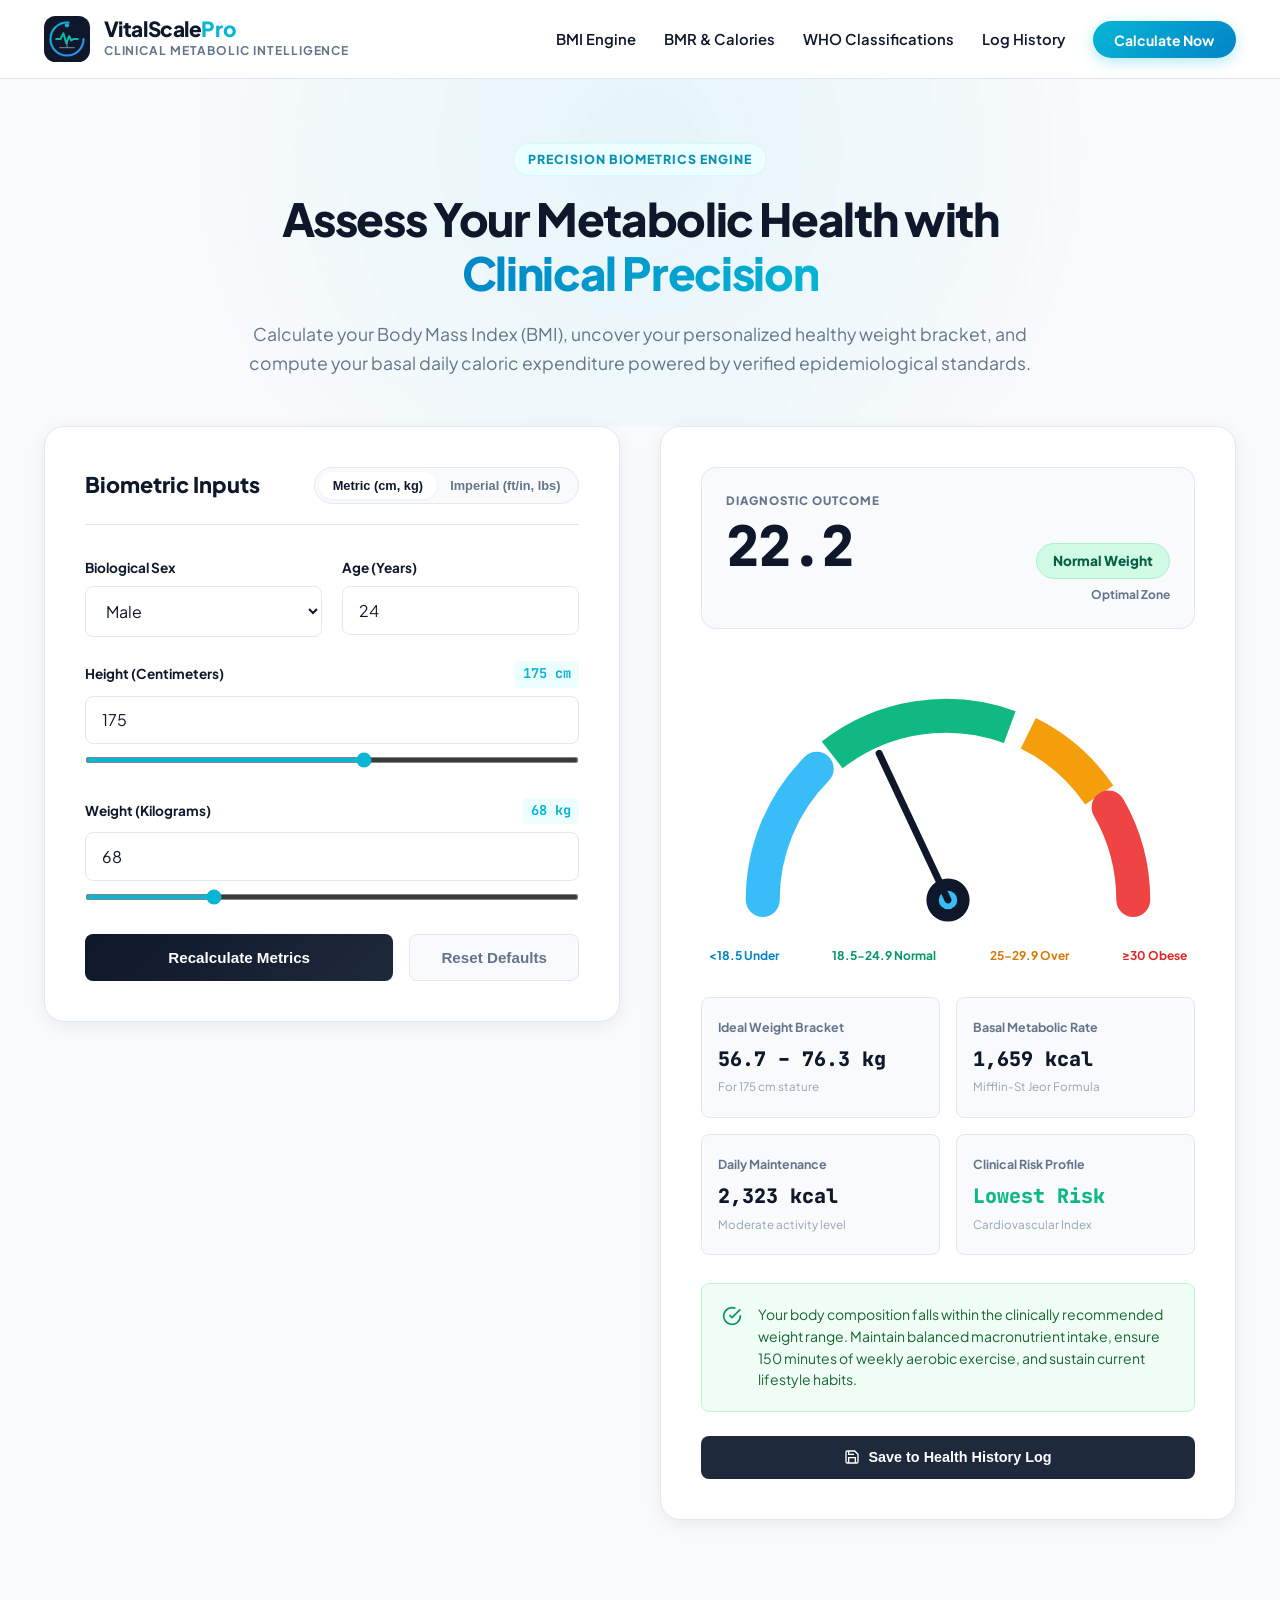
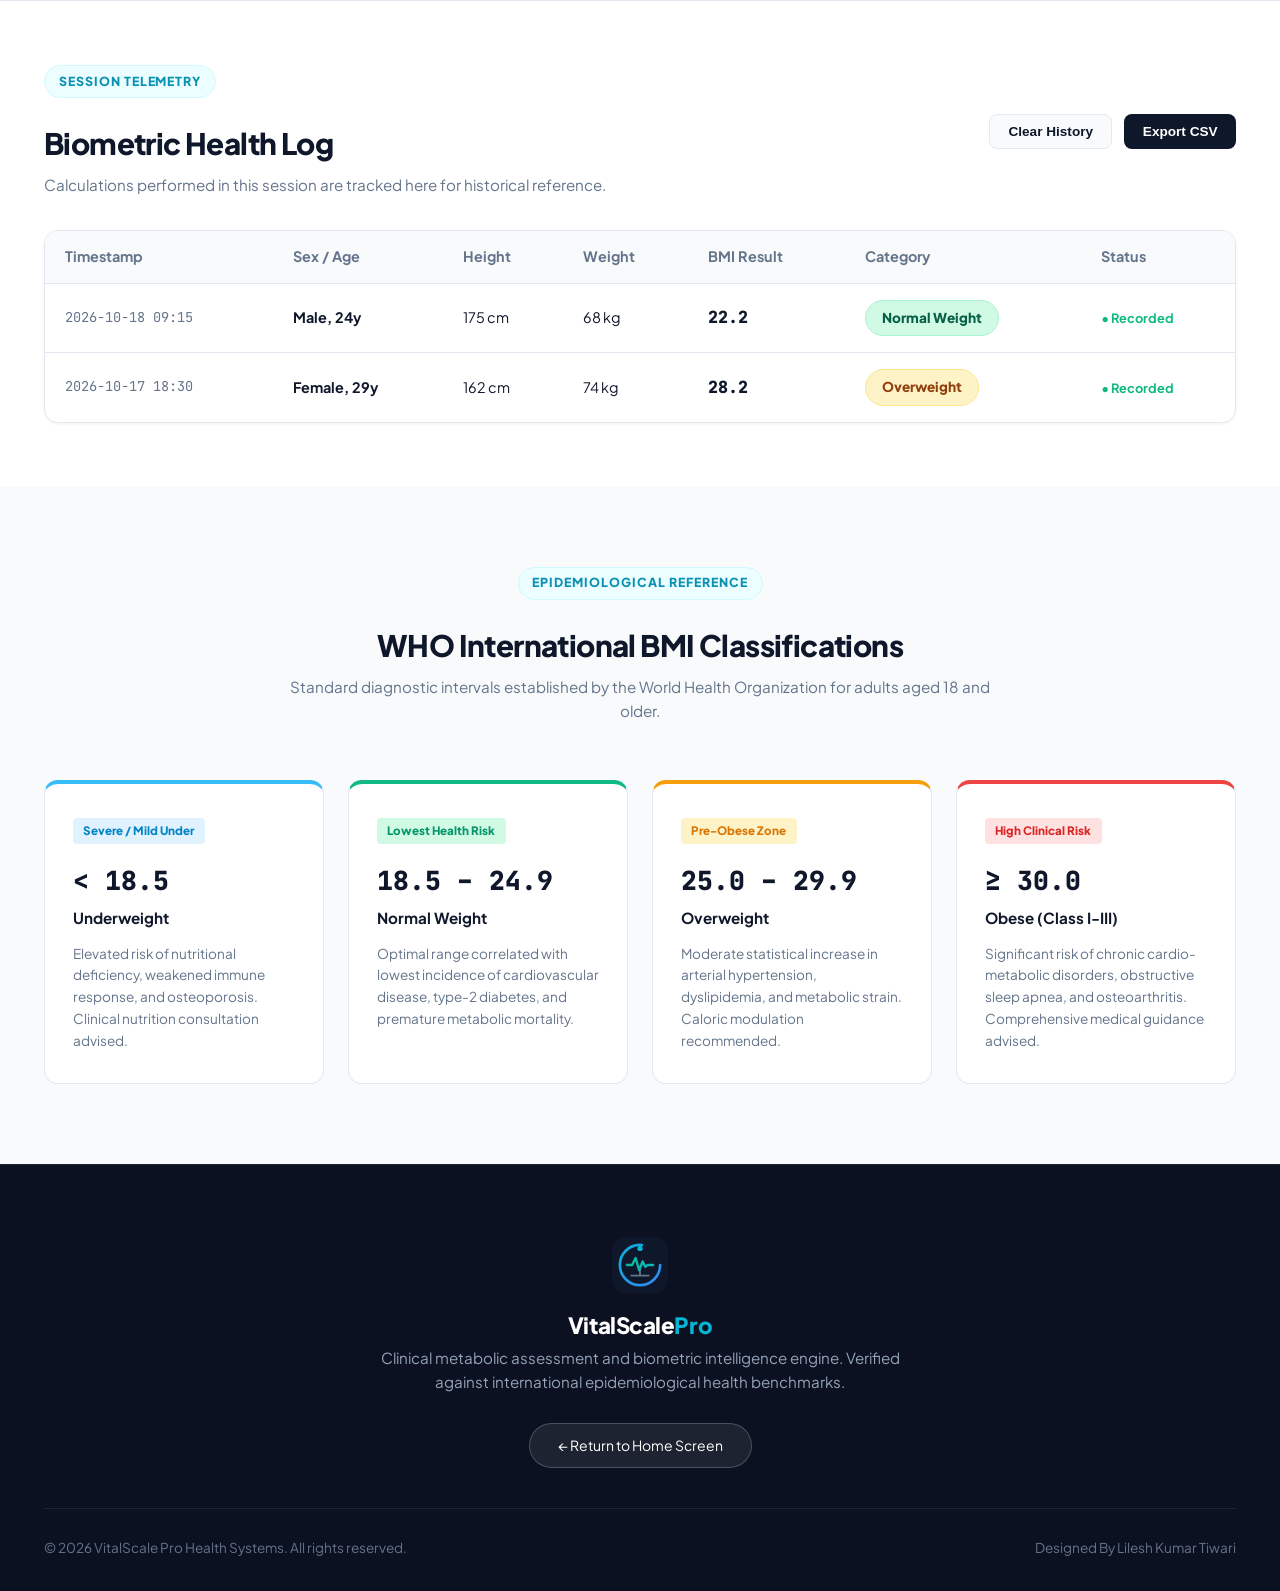
<file: experiment-2/index.html>
<!DOCTYPE html>
<html lang="en">
<head>
  <meta charset="UTF-8">
  <meta name="viewport" content="width=device-width, initial-scale=1.0">
  <meta name="description" content="VitalScale Pro - Clinical Body Mass Index (BMI) & Metabolic Intelligence Platform. Calculate real-time BMI, ideal weight range, BMR, and body composition.">
  <title>VitalScale Pro | Clinical BMI & Metabolic Health Intelligence</title>
  <link rel="preconnect" href="https://fonts.googleapis.com">
  <link rel="preconnect" href="https://fonts.gstatic.com" crossorigin>
  <link href="https://fonts.googleapis.com/css2?family=Plus+Jakarta+Sans:wght@300;400;500;600;700;800&family=JetBrains+Mono:wght@500;700&display=swap" rel="stylesheet">
  <link rel="stylesheet" href="style.css">
</head>
<body>



  <!-- VitalScale Brand Header -->
  <header class="vital-header">
    <div class="vital-container header-inner">
      <a href="index.html" class="vital-brand">
        <img src="vital-logo.svg" alt="VitalScale Logo" width="46" height="46">
        <div class="brand-titles">
          <span class="brand-name">VitalScale<span class="brand-highlight">Pro</span></span>
          <span class="brand-sub">Clinical Metabolic Intelligence</span>
        </div>
      </a>

      <nav class="vital-nav">
        <ul class="nav-list">
          <li><a href="#calculator" class="nav-link">BMI Engine</a></li>
          <li><a href="#bmr" class="nav-link">BMR & Calories</a></li>
          <li><a href="#standards" class="nav-link">WHO Classifications</a></li>
          <li><a href="#logSection" class="nav-link">Log History</a></li>
          <li><a href="#calculator" class="nav-cta-btn">Calculate Now</a></li>
        </ul>
      </nav>
    </div>
  </header>

  <!-- Main Content -->
  <main class="vital-main">
    
    <!-- Hero Banner -->
    <section class="vital-hero">
      <div class="vital-container">
        <div class="hero-content">
          <span class="badge-vital">Precision Biometrics Engine</span>
          <h1 class="hero-title">Assess Your Metabolic Health with <span class="gradient-text">Clinical Precision</span></h1>
          <p class="hero-sub">
            Calculate your Body Mass Index (BMI), uncover your personalized healthy weight bracket, and compute your basal daily caloric expenditure powered by verified epidemiological standards.
          </p>
        </div>
      </div>
    </section>

    <!-- Calculator Section -->
    <section id="calculator" class="calc-section">
      <div class="vital-container">
        <div class="calc-grid">

          <!-- Left Column: Input Form & Sliders -->
          <div class="calc-card input-card">
            <div class="card-header-row">
              <h2>Biometric Inputs</h2>
              <!-- Unit Toggle -->
              <div class="unit-toggle" role="group" aria-label="Measurement Units">
                <button type="button" class="unit-btn active" id="btnMetric" onclick="setUnitSystem('metric')">Metric (cm, kg)</button>
                <button type="button" class="unit-btn" id="btnImperial" onclick="setUnitSystem('imperial')">Imperial (ft/in, lbs)</button>
              </div>
            </div>

            <form id="bmiForm" onsubmit="event.preventDefault(); calculateBMI();">
              
              <!-- Biological Sex & Age Row -->
              <div class="form-row-2">
                <div class="form-group">
                  <label for="genderSelect">Biological Sex</label>
                  <select id="genderSelect" class="form-control" onchange="calculateBMI()">
                    <option value="male">Male</option>
                    <option value="female">Female</option>
                    <option value="other">Non-Binary / Other</option>
                  </select>
                </div>

                <div class="form-group">
                  <label for="ageInput">Age (Years)</label>
                  <input type="number" id="ageInput" class="form-control" value="24" min="10" max="120" oninput="calculateBMI()">
                </div>
              </div>

              <!-- Height Field (Metric Mode) -->
              <div class="metric-fields" id="metricHeightGroup">
                <div class="field-label-row">
                  <label for="heightCm">Height (Centimeters)</label>
                  <span class="live-val-display" id="displayHeightCm">175 cm</span>
                </div>
                <div class="input-slider-wrap">
                  <input type="number" id="heightCm" class="form-control" value="175" min="90" max="250" step="0.5" oninput="syncHeightFromNumber(this.value)">
                  <input type="range" id="sliderHeightCm" class="range-slider" value="175" min="90" max="240" step="1" oninput="syncHeightFromSlider(this.value)">
                </div>
              </div>

              <!-- Height Field (Imperial Mode) -->
              <div class="imperial-fields" id="imperialHeightGroup" style="display: none;">
                <div class="field-label-row">
                  <label>Height (Feet & Inches)</label>
                  <span class="live-val-display" id="displayHeightImp">5 ft 9 in</span>
                </div>
                <div class="form-row-2">
                  <input type="number" id="heightFeet" class="form-control" placeholder="Feet" value="5" min="3" max="8" oninput="updateImperialHeight()">
                  <input type="number" id="heightInches" class="form-control" placeholder="Inches" value="9" min="0" max="11" oninput="updateImperialHeight()">
                </div>
              </div>

              <!-- Weight Field (Metric Mode) -->
              <div class="metric-fields" id="metricWeightGroup">
                <div class="field-label-row">
                  <label for="weightKg">Weight (Kilograms)</label>
                  <span class="live-val-display" id="displayWeightKg">68 kg</span>
                </div>
                <div class="input-slider-wrap">
                  <input type="number" id="weightKg" class="form-control" value="68" min="25" max="300" step="0.5" oninput="syncWeightFromNumber(this.value)">
                  <input type="range" id="sliderWeightKg" class="range-slider" value="68" min="30" max="180" step="1" oninput="syncWeightFromSlider(this.value)">
                </div>
              </div>

              <!-- Weight Field (Imperial Mode) -->
              <div class="imperial-fields" id="imperialWeightGroup" style="display: none;">
                <div class="field-label-row">
                  <label for="weightLbs">Weight (Pounds / lbs)</label>
                  <span class="live-val-display" id="displayWeightLbs">150 lbs</span>
                </div>
                <div class="input-slider-wrap">
                  <input type="number" id="weightLbs" class="form-control" value="150" min="60" max="650" step="1" oninput="updateImperialWeight(this.value)">
                  <input type="range" id="sliderWeightLbs" class="range-slider" value="150" min="60" max="400" step="1" oninput="updateImperialWeightFromSlider(this.value)">
                </div>
              </div>

              <!-- Actions -->
              <div class="form-actions-row">
                <button type="button" class="btn-calc" onclick="calculateBMI()">Recalculate Metrics</button>
                <button type="button" class="btn-reset" onclick="resetForm()">Reset Defaults</button>
              </div>

            </form>
          </div>

          <!-- Right Column: Interactive Gauge & Diagnostic Analysis -->
          <div class="calc-card result-card">
            <div class="result-top-banner">
              <span class="diag-eyebrow">DIAGNOSTIC OUTCOME</span>
              <div class="bmi-score-row">
                <span class="bmi-number" id="bmiValue">22.2</span>
                <div class="bmi-badge-wrap">
                  <span class="badge-status badge-normal" id="bmiBadge">Normal Weight</span>
                  <span class="bmi-desc-pill" id="bmiHealthyPill">Optimal Zone</span>
                </div>
              </div>
            </div>

            <!-- Visual Speedometer Gauge -->
            <div class="gauge-container">
              <svg class="gauge-svg" viewBox="0 0 320 180" width="100%">
                <!-- Background Arcs for Underweight, Normal, Overweight, Obese -->
                <!-- Underweight (Blue): 180 to 225 deg -->
                <path d="M 40 160 A 120 120 0 0 1 75 75" fill="none" stroke="#38BDF8" stroke-width="22" stroke-linecap="round"/>
                <!-- Normal (Green): 225 to 290 deg -->
                <path d="M 85 66 A 120 120 0 0 1 200 48" fill="none" stroke="#10B981" stroke-width="22"/>
                <!-- Overweight (Amber): 290 to 330 deg -->
                <path d="M 212 52 A 120 120 0 0 1 258 92" fill="none" stroke="#F59E0B" stroke-width="22"/>
                <!-- Obese (Red): 330 to 360 deg -->
                <path d="M 264 100 A 120 120 0 0 1 280 160" fill="none" stroke="#EF4444" stroke-width="22" stroke-linecap="round"/>
                
                <!-- Center Pivot & Needle -->
                <circle cx="160" cy="160" r="14" fill="#0F172A"/>
                <circle cx="160" cy="160" r="6" fill="#38BDF8"/>
                <line id="gaugeNeedle" x1="160" y1="160" x2="160" y2="55" stroke="#0F172A" stroke-width="4.5" stroke-linecap="round" style="transform-origin: 160px 160px; transform: rotate(-15deg); transition: transform 0.6s cubic-bezier(0.34, 1.56, 0.64, 1);"/>
              </svg>

              <div class="gauge-labels">
                <span style="color: #0284C7;">&lt;18.5 Under</span>
                <span style="color: #059669;">18.5-24.9 Normal</span>
                <span style="color: #D97706;">25-29.9 Over</span>
                <span style="color: #DC2626;">&ge;30 Obese</span>
              </div>
            </div>

            <!-- Health Breakdown Metrics -->
            <div class="metrics-grid">
              <div class="metric-tile">
                <span class="m-label">Ideal Weight Bracket</span>
                <span class="m-val" id="idealWeightVal">56.7 &ndash; 76.3 kg</span>
                <span class="m-sub">For 175 cm stature</span>
              </div>

              <div class="metric-tile" id="bmr">
                <span class="m-label">Basal Metabolic Rate</span>
                <span class="m-val" id="bmrVal">1,659 kcal</span>
                <span class="m-sub">Mifflin-St Jeor Formula</span>
              </div>

              <div class="metric-tile">
                <span class="m-label">Daily Maintenance</span>
                <span class="m-val" id="calorieVal">2,281 kcal</span>
                <span class="m-sub">Moderate activity level</span>
              </div>

              <div class="metric-tile">
                <span class="m-label">Clinical Risk Profile</span>
                <span class="m-val" id="healthRiskVal" style="color: #10B981;">Lowest Risk</span>
                <span class="m-sub">Cardiovascular Index</span>
              </div>
            </div>

            <!-- Tailored Recommendations -->
            <div class="advice-box" id="adviceBox">
              <div class="advice-icon">
                <svg width="20" height="20" viewBox="0 0 24 24" fill="none" stroke="#059669" stroke-width="2">
                  <path d="M22 11.08V12a10 10 0 1 1-5.93-9.14"/>
                  <polyline points="22 4 12 14.01 9 11.01"/>
                </svg>
              </div>
              <p id="adviceText">
                Your body composition falls within the clinically recommended weight range. Maintain balanced macronutrient intake, ensure 150 minutes of weekly aerobic exercise, and sustain current lifestyle habits.
              </p>
            </div>

            <!-- Save to Log Button -->
            <div class="card-footer-action">
              <button type="button" class="btn-save-log" onclick="saveToHealthLog()">
                <svg width="16" height="16" viewBox="0 0 24 24" fill="none" stroke="currentColor" stroke-width="2">
                  <path d="M19 21H5a2 2 0 0 1-2-2V5a2 2 0 0 1 2-2h11l5 5v11a2 2 0 0 1-2 2z"/>
                  <polyline points="17 21 17 13 7 13 7 21"/>
                  <polyline points="7 3 7 8 15 8"/>
                </svg>
                <span>Save to Health History Log</span>
              </button>
            </div>

          </div>

        </div>
      </div>
    </section>

    <!-- Health History Log Section -->
    <section id="logSection" class="log-section">
      <div class="vital-container">
        <div class="section-head-split">
          <div>
            <span class="badge-vital">Session Telemetry</span>
            <h2 class="sub-heading">Biometric Health Log</h2>
            <p class="sub-text">Calculations performed in this session are tracked here for historical reference.</p>
          </div>
          <div class="log-actions">
            <button type="button" class="btn-secondary-sm" onclick="clearLog()">Clear History</button>
            <button type="button" class="btn-primary-sm" onclick="exportLogCSV()">Export CSV</button>
          </div>
        </div>

        <div class="table-card">
          <table class="log-table" id="logTable">
            <thead>
              <tr>
                <th>Timestamp</th>
                <th>Sex / Age</th>
                <th>Height</th>
                <th>Weight</th>
                <th>BMI Result</th>
                <th>Category</th>
                <th>Status</th>
              </tr>
            </thead>
            <tbody id="logTableBody">
              <!-- Dynamically populated rows -->
            </tbody>
          </table>
        </div>
      </div>
    </section>

    <!-- World Health Organization Standards Reference -->
    <section id="standards" class="standards-section">
      <div class="vital-container">
        <div class="section-center-head">
          <span class="badge-vital">Epidemiological Reference</span>
          <h2 class="sub-heading">WHO International BMI Classifications</h2>
          <p class="sub-text">Standard diagnostic intervals established by the World Health Organization for adults aged 18 and older.</p>
        </div>

        <div class="standards-grid">
          <div class="standard-card border-under">
            <span class="std-badge bg-blue-subtle">Severe / Mild Under</span>
            <h3>&lt; 18.5</h3>
            <span class="std-name">Underweight</span>
            <p>Elevated risk of nutritional deficiency, weakened immune response, and osteoporosis. Clinical nutrition consultation advised.</p>
          </div>

          <div class="standard-card border-normal">
            <span class="std-badge bg-green-subtle">Lowest Health Risk</span>
            <h3>18.5 &ndash; 24.9</h3>
            <span class="std-name">Normal Weight</span>
            <p>Optimal range correlated with lowest incidence of cardiovascular disease, type-2 diabetes, and premature metabolic mortality.</p>
          </div>

          <div class="standard-card border-over">
            <span class="std-badge bg-amber-subtle">Pre-Obese Zone</span>
            <h3>25.0 &ndash; 29.9</h3>
            <span class="std-name">Overweight</span>
            <p>Moderate statistical increase in arterial hypertension, dyslipidemia, and metabolic strain. Caloric modulation recommended.</p>
          </div>

          <div class="standard-card border-obese">
            <span class="std-badge bg-red-subtle">High Clinical Risk</span>
            <h3>&ge; 30.0</h3>
            <span class="std-name">Obese (Class I-III)</span>
            <p>Significant risk of chronic cardio-metabolic disorders, obstructive sleep apnea, and osteoarthritis. Comprehensive medical guidance advised.</p>
          </div>
        </div>
      </div>
    </section>

  </main>

  <!-- VitalScale Footer -->
  <footer class="vital-footer" style="text-align: center; padding: 4.5rem 0 2rem;">
    <div class="vital-container">
      <div style="display: flex; flex-direction: column; align-items: center; justify-content: center; margin-bottom: 2.5rem;">
        <img src="vital-logo.svg" alt="VitalScale Logo" width="56" height="56" style="margin-bottom: 1.25rem;">
        <span class="brand-name" style="color: #FFFFFF; font-size: 1.4rem; font-weight: 800; margin-bottom: 0.5rem;">VitalScale<span style="color: #06B6D4;">Pro</span></span>
        <p style="color: #94A3B8; font-size: 0.95rem; max-width: 540px; margin: 0 auto 1.75rem auto; line-height: 1.6;">
          Clinical metabolic assessment and biometric intelligence engine. Verified against international epidemiological health benchmarks.
        </p>

        <!-- Back to Main Button -->
        <a href="../index.html" class="btn btn-secondary" style="background: rgba(255,255,255,0.08); color: #FFFFFF; border: 1.5px solid rgba(255,255,255,0.2); border-radius: 999px; padding: 0.65rem 1.75rem; font-size: 0.875rem; text-decoration: none;">
          <span>&larr; Return to Home Screen</span>
        </a>
      </div>

      <div style="border-top: 1px solid rgba(255, 255, 255, 0.08); padding-top: 1.75rem; display: flex; align-items: center; justify-content: space-between; font-size: 0.85rem; color: #64748B; flex-wrap: wrap; gap: 1rem;">
        <p>&copy; 2026 VitalScale Pro Health Systems. All rights reserved.</p>
        <p>Designed By Lilesh Kumar Tiwari</p>
      </div>
    </div>
  </footer>

  <script src="script.js"></script>
</body>
</html>
</file>
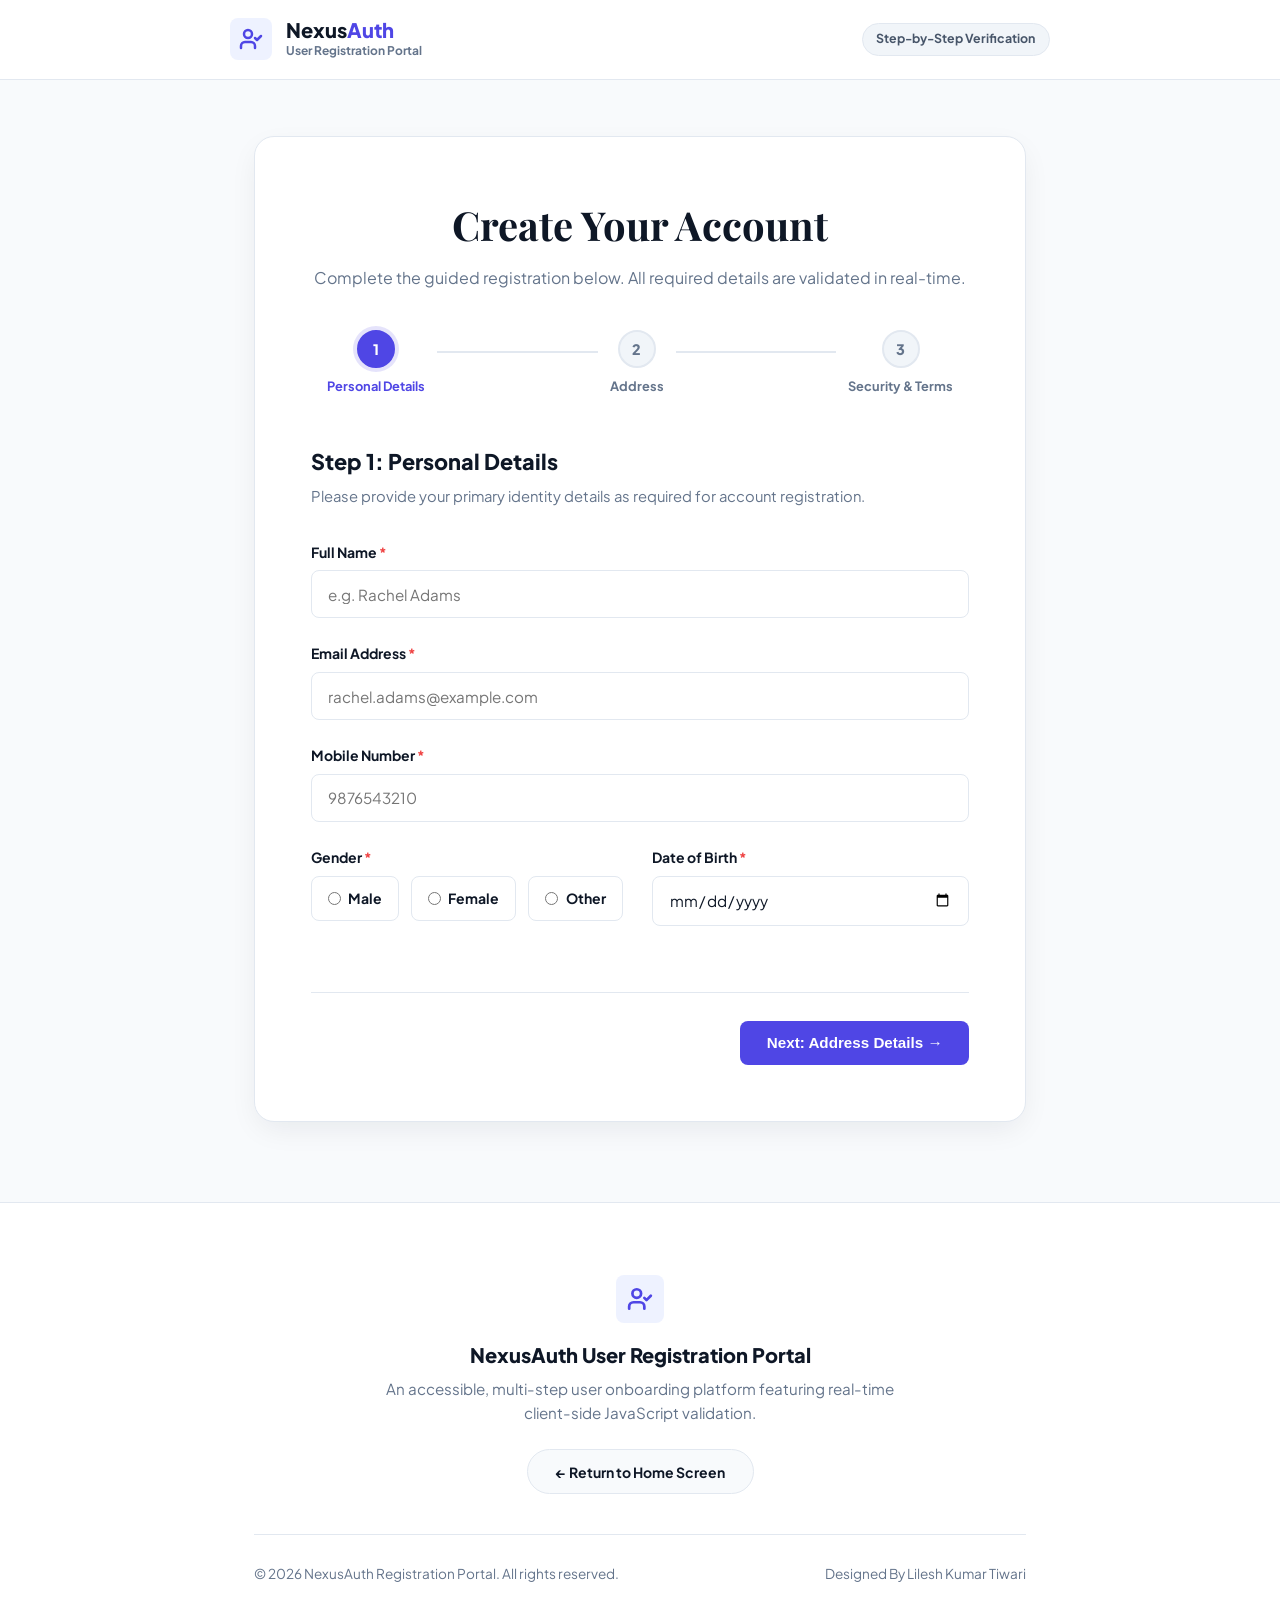
<file: experiment-3/index.html>
<!DOCTYPE html>
<html lang="en">
<head>
  <meta charset="UTF-8">
  <meta name="viewport" content="width=device-width, initial-scale=1.0">
  <meta name="description" content="User Registration Form Validation - Complete multi-step onboarding platform with client-side JavaScript validation.">
  <title>User Registration Portal | Secure Account Setup</title>
  <link rel="preconnect" href="https://fonts.googleapis.com">
  <link rel="preconnect" href="https://fonts.gstatic.com" crossorigin>
  <link href="https://fonts.googleapis.com/css2?family=Plus+Jakarta+Sans:wght@300;400;500;600;700;800&family=Playfair+Display:wght@600;700&display=swap" rel="stylesheet">
  <link rel="stylesheet" href="style.css">
</head>
<body>

  <!-- Brand Navigation Header -->
  <header class="reg-header">
    <div class="reg-container header-inner">
      <a href="index.html" class="reg-brand">
        <div class="brand-icon-box">
          <svg width="24" height="24" viewBox="0 0 24 24" fill="none" stroke="#4F46E5" stroke-width="2.5" stroke-linecap="round" stroke-linejoin="round">
            <path d="M16 21v-2a4 4 0 0 0-4-4H6a4 4 0 0 0-4 4v2"/>
            <circle cx="9" cy="7" r="4"/>
            <polyline points="16 11 18 13 22 9"/>
          </svg>
        </div>
        <div class="brand-titles">
          <span class="brand-name">Nexus<span style="color: #4F46E5;">Auth</span></span>
          <span class="brand-sub">User Registration Portal</span>
        </div>
      </a>

      <div class="header-badge">
        <span>Step-by-Step Verification</span>
      </div>
    </div>
  </header>

  <!-- Main Wizard Card Container -->
  <main class="reg-main">
    <div class="reg-container">

      <div class="wizard-card">
        
        <!-- Header Text -->
        <div class="wizard-header">
          <h1 class="wizard-title">Create Your Account</h1>
          <p class="wizard-subtitle">Complete the guided registration below. All required details are validated in real-time.</p>
        </div>

        <!-- Progress Steps Bar -->
        <div class="wizard-steps-bar" role="tablist">
          <div class="step-node active" id="stepNode1">
            <div class="step-circle">1</div>
            <span class="step-label">Personal Details</span>
          </div>
          <div class="step-connector" id="connector1"></div>

          <div class="step-node" id="stepNode2">
            <div class="step-circle">2</div>
            <span class="step-label">Address</span>
          </div>
          <div class="step-connector" id="connector2"></div>

          <div class="step-node" id="stepNode3">
            <div class="step-circle">3</div>
            <span class="step-label">Security &amp; Terms</span>
          </div>
        </div>

        <!-- Global Success Banner (Hidden until form passes) -->
        <div id="globalSuccessBox" class="success-banner" style="display: none;">
          <div class="success-icon">
            <svg width="24" height="24" viewBox="0 0 24 24" fill="none" stroke="#059669" stroke-width="2.5">
              <path d="M22 11.08V12a10 10 0 1 1-5.93-9.14"/>
              <polyline points="22 4 12 14.01 9 11.01"/>
            </svg>
          </div>
          <div>
            <h3>Registration completed successfully.</h3>
            <p>Your user profile has been created and verified with zero errors.</p>
          </div>
        </div>

        <!-- Form Elements -->
        <form id="userRegForm" novalidate onsubmit="event.preventDefault(); validateForm();">

          <!-- ================= STEP 1: Personal Details ================= -->
          <div class="form-step-section active" id="stepSection1">
            <h2 class="step-heading">Step 1: Personal Details</h2>
            <p class="step-desc">Please provide your primary identity details as required for account registration.</p>

            <!-- Full Name -->
            <div class="form-group" id="grpFullName">
              <label for="fullName">Full Name <span class="req">*</span></label>
              <input type="text" id="fullName" class="form-input" placeholder="e.g. Rachel Adams" autocomplete="name">
              <span class="error-msg" id="errFullName"></span>
            </div>

            <!-- Email Address -->
            <div class="form-group" id="grpEmail">
              <label for="email">Email Address <span class="req">*</span></label>
              <input type="email" id="email" class="form-input" placeholder="rachel.adams@example.com" autocomplete="email">
              <span class="error-msg" id="errEmail"></span>
            </div>

            <!-- Mobile Number -->
            <div class="form-group" id="grpMobile">
              <label for="mobile">Mobile Number <span class="req">*</span></label>
              <input type="tel" id="mobile" class="form-input" placeholder="9876543210" maxlength="10">
              <span class="error-msg" id="errMobile"></span>
            </div>

            <!-- Gender & Date of Birth Row -->
            <div class="form-row-2">
              <!-- Gender -->
              <div class="form-group" id="grpGender">
                <label>Gender <span class="req">*</span></label>
                <div class="gender-radio-group">
                  <label class="gender-chip">
                    <input type="radio" name="gender" value="Male">
                    <span>Male</span>
                  </label>
                  <label class="gender-chip">
                    <input type="radio" name="gender" value="Female">
                    <span>Female</span>
                  </label>
                  <label class="gender-chip">
                    <input type="radio" name="gender" value="Other">
                    <span>Other</span>
                  </label>
                </div>
                <span class="error-msg" id="errGender"></span>
              </div>

              <!-- Date of Birth -->
              <div class="form-group" id="grpDob">
                <label for="dob">Date of Birth <span class="req">*</span></label>
                <input type="date" id="dob" class="form-input">
                <span class="error-msg" id="errDob"></span>
              </div>
            </div>

            <div class="step-actions-row">
              <div></div>
              <button type="button" class="btn btn-next" onclick="goToStep(2)">
                <span>Next: Address Details &rarr;</span>
              </button>
            </div>
          </div>

          <!-- ================= STEP 2: Address ================= -->
          <div class="form-step-section" id="stepSection2">
            <h2 class="step-heading">Step 2: Address Information</h2>
            <p class="step-desc">Enter your residential or communication address details.</p>

            <!-- Address Field -->
            <div class="form-group" id="grpAddress">
              <label for="address">Residential Address <span class="req">*</span></label>
              <textarea id="address" rows="4" class="form-input" placeholder="Apartment / Suite, Street Address, Area, Landmark..."></textarea>
              <span class="error-msg" id="errAddress"></span>
            </div>

            <div class="step-actions-row">
              <button type="button" class="btn btn-prev" onclick="goToStep(1)">
                <span>&larr; Previous</span>
              </button>
              <button type="button" class="btn btn-next" onclick="goToStep(3)">
                <span>Next: Account Security &rarr;</span>
              </button>
            </div>
          </div>

          <!-- ================= STEP 3: Security & Terms ================= -->
          <div class="form-step-section" id="stepSection3">
            <h2 class="step-heading">Step 3: Account Security &amp; Confirmation</h2>
            <p class="step-desc">Create your login credentials and accept the terms of service.</p>

            <!-- Password -->
            <div class="form-group" id="grpPassword">
              <label for="password">Password <span class="req">*</span></label>
              <input type="password" id="password" class="form-input" placeholder="Minimum 6 characters">
              <span class="error-msg" id="errPassword"></span>
            </div>

            <!-- Confirm Password -->
            <div class="form-group" id="grpConfirmPassword">
              <label for="confirmPassword">Confirm Password <span class="req">*</span></label>
              <input type="password" id="confirmPassword" class="form-input" placeholder="Re-enter your password">
              <span class="error-msg" id="errConfirmPassword"></span>
            </div>

            <!-- Terms and Conditions Checkbox -->
            <div class="form-group" id="grpTerms">
              <label class="checkbox-container">
                <input type="checkbox" id="termsCheck">
                <span class="checkmark"></span>
                <span>I have read and agree to the <a href="#" class="terms-link">Terms and Conditions</a> and Privacy Policy. <span class="req">*</span></span>
              </label>
              <span class="error-msg" id="errTerms"></span>
            </div>

            <div class="step-actions-row">
              <button type="button" class="btn btn-prev" onclick="goToStep(2)">
                <span>&larr; Previous</span>
              </button>
              <div class="submit-btn-group">
                <button type="button" class="btn btn-reset" onclick="resetForm()">Reset Form</button>
                <button type="submit" class="btn btn-submit" id="btnSubmit">Submit Registration</button>
              </div>
            </div>
          </div>

        </form>

        <!-- Summary Receipt Display after submission -->
        <div id="summaryReceipt" class="summary-receipt" style="display: none;">
          <h3 style="font-size: 1.15rem; font-weight: 800; color: #0E1726; margin-bottom: 1rem;">Submitted Registration Profile</h3>
          <div class="receipt-grid">
            <div class="r-row"><span class="r-lbl">Full Name:</span><span class="r-val" id="recName">-</span></div>
            <div class="r-row"><span class="r-lbl">Email:</span><span class="r-val" id="recEmail">-</span></div>
            <div class="r-row"><span class="r-lbl">Mobile:</span><span class="r-val" id="recMobile">-</span></div>
            <div class="r-row"><span class="r-lbl">Gender:</span><span class="r-val" id="recGender">-</span></div>
            <div class="r-row"><span class="r-lbl">Date of Birth:</span><span class="r-val" id="recDob">-</span></div>
            <div class="r-row"><span class="r-lbl">Address:</span><span class="r-val" id="recAddress">-</span></div>
          </div>
          <button type="button" class="btn btn-next" style="margin-top: 1.5rem; width: 100%;" onclick="resetForm()">Register Another User</button>
        </div>

      </div>

    </div>
  </main>

  <!-- Clean Unified Footer -->
  <footer class="reg-footer">
    <div class="reg-container">
      <div class="footer-center">
        <div class="brand-icon-box" style="margin: 0 auto 1rem; width: 48px; height: 48px;">
          <svg width="26" height="26" viewBox="0 0 24 24" fill="none" stroke="#4F46E5" stroke-width="2.5" stroke-linecap="round" stroke-linejoin="round">
            <path d="M16 21v-2a4 4 0 0 0-4-4H6a4 4 0 0 0-4 4v2"/>
            <circle cx="9" cy="7" r="4"/>
            <polyline points="16 11 18 13 22 9"/>
          </svg>
        </div>
        <h3 style="color: #0E1726; font-size: 1.25rem; font-weight: 800; margin-bottom: 0.35rem;">NexusAuth User Registration Portal</h3>
        <p style="color: #64748B; font-size: 0.95rem; max-width: 520px; margin: 0 auto 1.5rem; line-height: 1.6;">
          An accessible, multi-step user onboarding platform featuring real-time client-side JavaScript validation.
        </p>

        <!-- Back to Main Button -->
        <a href="../index.html" class="btn-return-home">
          <span>&larr; Return to Home Screen</span>
        </a>
      </div>

      <div class="footer-bottom-row">
        <span>&copy; 2026 NexusAuth Registration Portal. All rights reserved.</span>
        <span>Designed By Lilesh Kumar Tiwari</span>
      </div>
    </div>
  </footer>

  <script src="validation.js"></script>
</body>
</html>
</file>
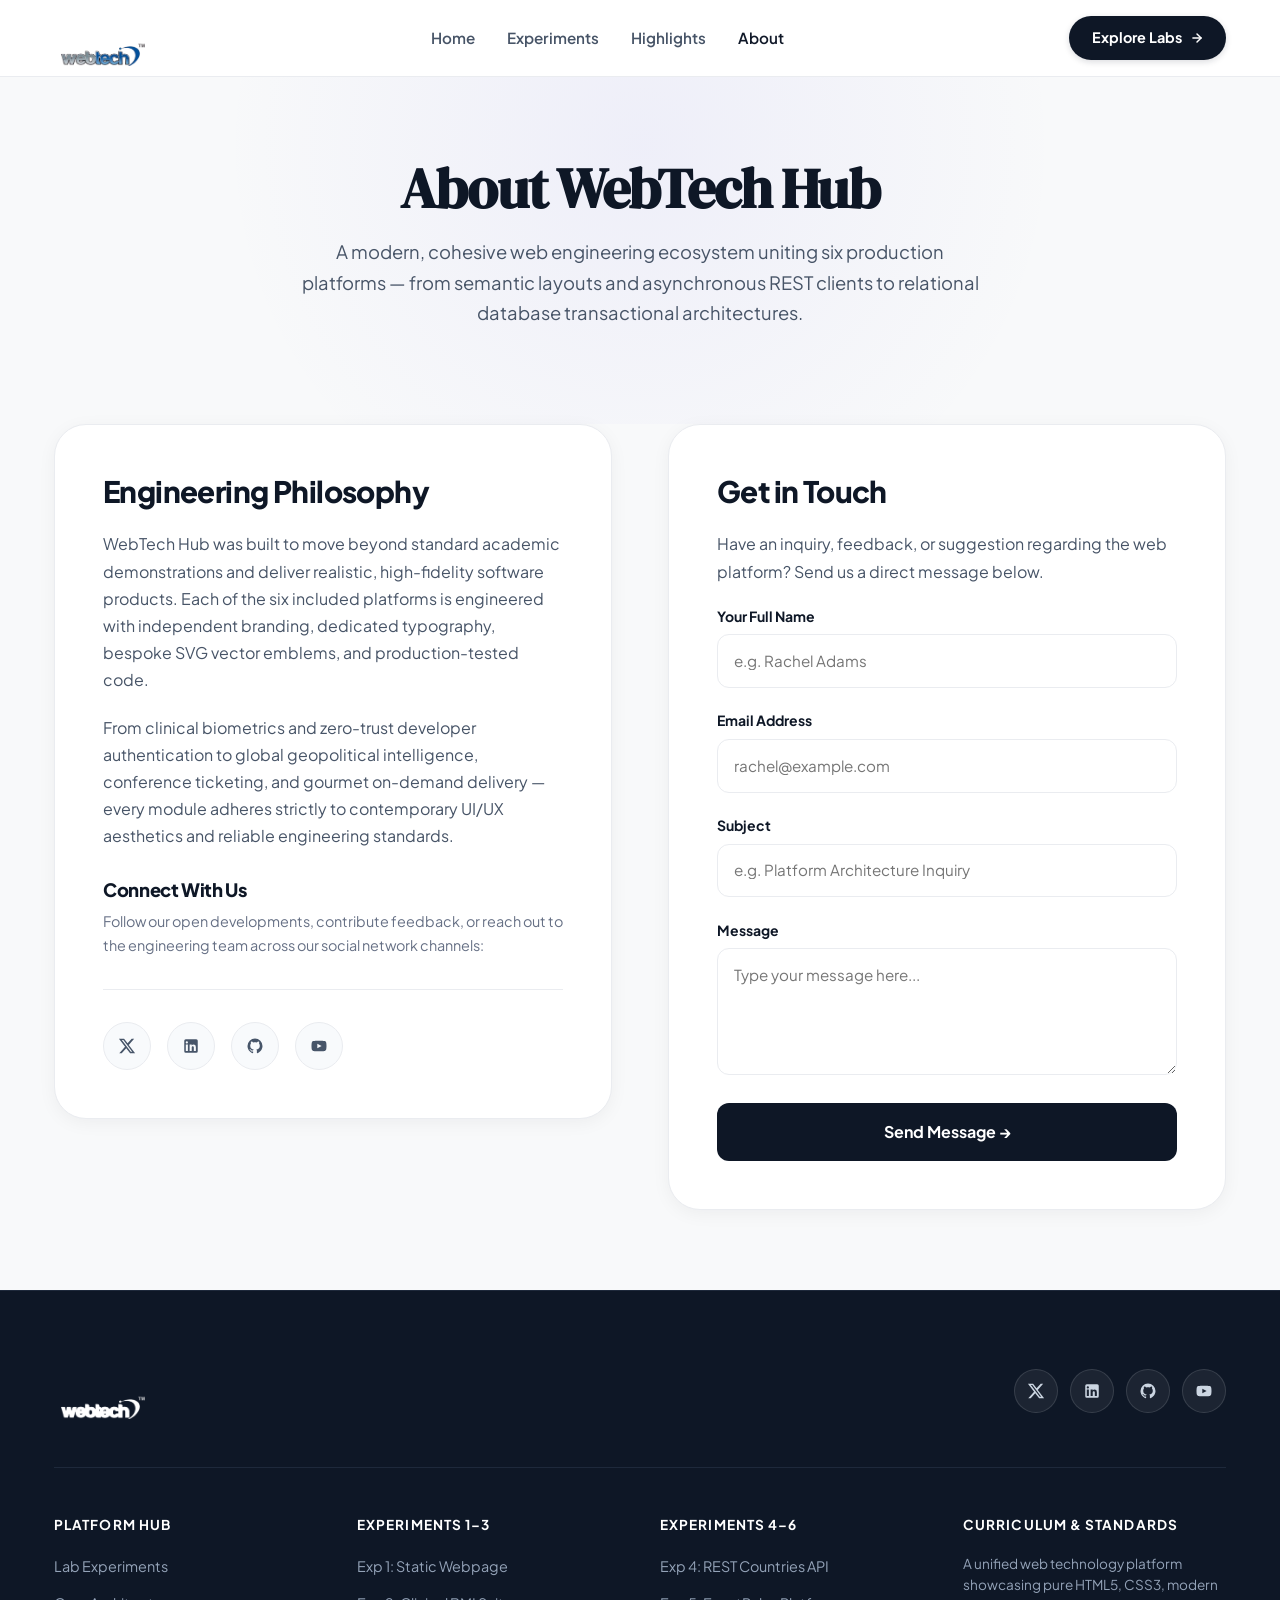
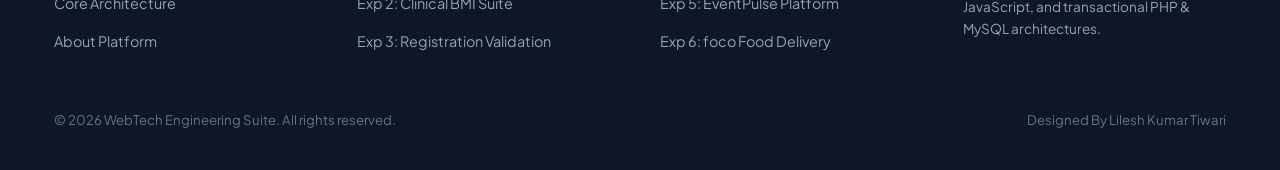
<file: about.html>
<!DOCTYPE html>
<html lang="en">
<head>
  <meta charset="UTF-8">
  <meta name="viewport" content="width=device-width, initial-scale=1.0">
  <meta name="description" content="About WebTech Hub - Discover our engineering philosophy, architectural foundation, and reach out via our contact portal.">
  <title>About &amp; Contact | WebTech Engineering Hub</title>
  <link rel="stylesheet" href="assets/css/design-system.css">
  <link rel="stylesheet" href="assets/css/main.css">
  <style>
    .about-hero {
      padding: 5rem 0 3.5rem;
      text-align: center;
      background: radial-gradient(circle at 50% 20%, rgba(79, 70, 229, 0.06) 0%, transparent 60%);
    }
    .about-hero-title {
      font-family: var(--font-serif);
      font-size: 3.5rem;
      line-height: 1.15;
      color: #0E1726;
      margin-bottom: 1rem;
    }
    .about-hero-sub {
      font-size: 1.15rem;
      color: var(--text-body);
      max-width: 680px;
      margin: 0 auto 2.5rem;
      line-height: 1.65;
    }
    .about-grid {
      display: grid;
      grid-template-columns: 1fr 1fr;
      gap: 3.5rem;
      align-items: start;
      margin-bottom: 5rem;
    }
    .about-card {
      background: #FFFFFF;
      border: 1px solid var(--border-light);
      border-radius: var(--radius-2xl);
      padding: 3rem;
      box-shadow: 0 4px 20px -2px rgba(14, 23, 38, 0.06);
    }
    .about-card h2 {
      font-size: 1.85rem;
      font-weight: 800;
      color: #0E1726;
      margin-bottom: 1.25rem;
    }
    .about-card p {
      color: var(--text-body);
      font-size: 1rem;
      line-height: 1.7;
      margin-bottom: 1.25rem;
    }
    .social-links-bar {
      display: flex;
      gap: 1rem;
      margin-top: 2rem;
      padding-top: 2rem;
      border-top: 1px solid var(--border-light);
    }
    .social-circle-btn {
      width: 48px;
      height: 48px;
      border-radius: 50%;
      background: #F8FAFC;
      border: 1.5px solid var(--border-light);
      display: flex;
      align-items: center;
      justify-content: center;
      color: #475569;
      transition: all 0.25s ease;
      text-decoration: none;
    }
    .social-circle-btn:hover {
      background: #0E1726;
      color: #FFFFFF;
      border-color: #0E1726;
      transform: translateY(-2px);
    }
    .contact-form-group {
      margin-bottom: 1.35rem;
    }
    .contact-form-group label {
      display: block;
      font-size: 0.875rem;
      font-weight: 700;
      color: #0E1726;
      margin-bottom: 0.45rem;
    }
    .contact-input {
      width: 100%;
      padding: 0.85rem 1rem;
      border: 1.5px solid var(--border-light);
      border-radius: var(--radius-md);
      font-family: inherit;
      font-size: 0.95rem;
      color: #0E1726;
      background: #FFFFFF;
      transition: all 0.2s ease;
    }
    .contact-input:focus {
      outline: none;
      border-color: #4F46E5;
      box-shadow: 0 0 0 3px rgba(79, 70, 229, 0.12);
    }
    .btn-send-contact {
      width: 100%;
      background: #0E1726;
      color: #FFFFFF;
      border: none;
      padding: 1rem;
      border-radius: var(--radius-md);
      font-weight: 700;
      font-size: 1rem;
      cursor: pointer;
      transition: all 0.25s ease;
    }
    .btn-send-contact:hover {
      background: #4F46E5;
      transform: translateY(-1px);
    }
    .contact-alert {
      display: none;
      background: #ECFDF5;
      border: 1.5px solid #10B981;
      color: #065F46;
      padding: 1rem;
      border-radius: var(--radius-md);
      margin-bottom: 1.5rem;
      font-size: 0.95rem;
      font-weight: 600;
    }
    @media (max-width: 960px) {
      .about-grid {
        grid-template-columns: 1fr;
        gap: 2.5rem;
      }
      .about-card {
        padding: 2rem;
      }
      .about-hero-title {
        font-size: 2.5rem;
      }
    }
  </style>
</head>
<body id="top">

  <!-- Top Navigation Bar -->
  <header class="hub-nav">
    <div class="container hub-nav-inner">
      <a href="index.html" style="display: flex; align-items: center; gap: 0.75rem;">
        <img src="assets/images/platform_logo.png" alt="WebTech Platform Logo" style="height: 56px; width: auto;">
      </a>

      <nav aria-label="Main Navigation">
        <ul class="nav-links">
          <li><a href="index.html" class="nav-link">Home</a></li>
          <li><a href="index.html#experiments" class="nav-link">Experiments</a></li>
          <li><a href="index.html#pillars" class="nav-link">Highlights</a></li>
          <li><a href="about.html" class="nav-link active">About</a></li>
        </ul>
      </nav>

      <div>
        <a href="index.html#experiments" class="nav-cta-btn">
          <span>Explore Labs</span>
          <svg width="14" height="14" viewBox="0 0 24 24" fill="none" stroke="currentColor" stroke-width="2.5" stroke-linecap="round" stroke-linejoin="round">
            <line x1="5" y1="12" x2="19" y2="12"></line>
            <polyline points="12 5 19 12 12 19"></polyline>
          </svg>
        </a>
      </div>
    </div>
  </header>

  <main>
    <!-- About Hero -->
    <section class="about-hero">
      <div class="container">
        <h1 class="about-hero-title">About WebTech Hub</h1>
        <p class="about-hero-sub">
          A modern, cohesive web engineering ecosystem uniting six production platforms — from semantic layouts and asynchronous REST clients to relational database transactional architectures.
        </p>
      </div>
    </section>

    <!-- Content & Contact Grid -->
    <section class="container">
      <div class="about-grid">
        
        <!-- Left: Platform Mission & Socials -->
        <div class="about-card">
          <h2>Engineering Philosophy</h2>
          <p>
            WebTech Hub was built to move beyond standard academic demonstrations and deliver realistic, high-fidelity software products. Each of the six included platforms is engineered with independent branding, dedicated typography, bespoke SVG vector emblems, and production-tested code.
          </p>
          <p>
            From clinical biometrics and zero-trust developer authentication to global geopolitical intelligence, conference ticketing, and gourmet on-demand delivery — every module adheres strictly to contemporary UI/UX aesthetics and reliable engineering standards.
          </p>

          <h3 style="font-size: 1.15rem; font-weight: 800; color: #0E1726; margin-top: 1.75rem; margin-bottom: 0.5rem;">Connect With Us</h3>
          <p style="color: var(--text-muted); font-size: 0.9rem;">
            Follow our open developments, contribute feedback, or reach out to the engineering team across our social network channels:
          </p>

          <!-- Social Media Icons Bar -->
          <div class="social-links-bar">
            <!-- Twitter / X -->
            <a href="https://twitter.com" target="_blank" rel="noopener noreferrer" class="social-circle-btn" aria-label="Twitter / X">
              <svg width="18" height="18" viewBox="0 0 24 24" fill="currentColor">
                <path d="M18.244 2.25h3.308l-7.227 8.26 8.502 11.24H16.17l-5.214-6.817L4.99 21.75H1.68l7.73-8.835L1.254 2.25H8.08l4.713 6.231zm-1.161 17.52h1.833L7.084 4.126H5.117z"/>
              </svg>
            </a>
            <!-- LinkedIn -->
            <a href="https://linkedin.com" target="_blank" rel="noopener noreferrer" class="social-circle-btn" aria-label="LinkedIn">
              <svg width="18" height="18" viewBox="0 0 24 24" fill="currentColor">
                <path d="M19 3a2 2 0 0 1 2 2v14a2 2 0 0 1-2 2H5a2 2 0 0 1-2-2V5a2 2 0 0 1 2-2h14m-.5 15.5v-5.3a3.26 3.26 0 0 0-3.26-3.26c-.85 0-1.84.52-2.28 1.3v-1.11h-2.79v8.37h2.79v-4.93c0-.77.62-1.4 1.39-1.4a1.4 1.4 0 0 1 1.4 1.4v4.93h2.75M6.46 8.76a1.5 1.5 0 1 0-.01-3 1.5 1.5 0 0 0 .01 3m1.39 9.74v-8.37H5.07v8.37z"/>
              </svg>
            </a>
            <!-- GitHub -->
            <a href="https://github.com" target="_blank" rel="noopener noreferrer" class="social-circle-btn" aria-label="GitHub">
              <svg width="18" height="18" viewBox="0 0 24 24" fill="currentColor">
                <path d="M12 2A10 10 0 0 0 2 12c0 4.42 2.87 8.17 6.84 9.5.5.08.66-.23.66-.5v-1.69c-2.77.6-3.36-1.34-3.36-1.34-.46-1.16-1.11-1.47-1.11-1.47-.91-.62.07-.6.07-.6 1 .07 1.53 1.03 1.53 1.03.87 1.52 2.34 1.07 2.91.83.1-.65.35-1.09.63-1.34-2.22-.25-4.55-1.11-4.55-4.92 0-1.11.38-2 1.03-2.71-.1-.25-.45-1.29.1-2.64 0 0 .84-.27 2.75 1.02.79-.22 1.65-.33 2.5-.33.85 0 1.71.11 2.5.33 1.91-1.29 2.75-1.02 2.75-1.02.55 1.35.2 2.39.1 2.64.65.71 1.03 1.6 1.03 2.71 0 3.82-2.34 4.66-4.57 4.91.36.31.69.92.69 1.85V21c0 .27.16.59.67.5C19.14 20.16 22 16.42 22 12A10 10 0 0 0 12 2z"/>
              </svg>
            </a>
            <!-- YouTube -->
            <a href="https://youtube.com" target="_blank" rel="noopener noreferrer" class="social-circle-btn" aria-label="YouTube">
              <svg width="18" height="18" viewBox="0 0 24 24" fill="currentColor">
                <path d="M21.58 7.19a2.5 2.5 0 0 0-1.76-1.77C18.26 5 12 5 12 5s-6.26 0-7.82.42A2.5 2.5 0 0 0 2.42 7.19C2 8.76 2 12 2 12s0 3.24.42 4.81a2.5 2.5 0 0 0 1.76 1.77C5.74 19 12 19 12 19s6.26 0 7.82-.42a2.5 2.5 0 0 0 1.76-1.77C22 15.24 22 12 22 12s0-3.24-.42-4.81zM9.75 15.02V8.98L15.5 12l-5.75 3.02z"/>
              </svg>
            </a>
          </div>
        </div>

        <!-- Right: Interactive Contact Form -->
        <div class="about-card">
          <h2>Get in Touch</h2>
          <p>Have an inquiry, feedback, or suggestion regarding the web platform? Send us a direct message below.</p>

          <div id="contactAlert" class="contact-alert">
            Message received successfully! We will get back to you shortly.
          </div>

          <form id="aboutContactForm" onsubmit="event.preventDefault(); document.getElementById('contactAlert').style.display='block'; this.reset();">
            <div class="contact-form-group">
              <label for="contactName">Your Full Name</label>
              <input type="text" id="contactName" class="contact-input" placeholder="e.g. Rachel Adams" required>
            </div>

            <div class="contact-form-group">
              <label for="contactEmail">Email Address</label>
              <input type="email" id="contactEmail" class="contact-input" placeholder="rachel@example.com" required>
            </div>

            <div class="contact-form-group">
              <label for="contactSubject">Subject</label>
              <input type="text" id="contactSubject" class="contact-input" placeholder="e.g. Platform Architecture Inquiry" required>
            </div>

            <div class="contact-form-group">
              <label for="contactMessage">Message</label>
              <textarea id="contactMessage" rows="4" class="contact-input" placeholder="Type your message here..." required></textarea>
            </div>

            <button type="submit" class="btn-send-contact">Send Message &rarr;</button>
          </form>
        </div>

      </div>
    </section>
  </main>

  <!-- Dark Editorial Footer (matching Reference Image 1) -->
  <footer class="ref-footer">
    <div class="container">
      
      <div class="ref-footer-top">
        <a href="index.html" class="brand-link">
          <img src="assets/images/platform_logo.png" alt="WebTech Platform Logo" style="height: 56px; width: auto; filter: brightness(0) invert(1);">
        </a>

        <!-- Social Media Circular SVG Links -->
        <div class="ref-footer-socials">
          <a href="#" class="social-circle-btn" style="width: 44px; height: 44px; border-radius: 50%; background: rgba(255,255,255,0.06); border: 1.5px solid rgba(255,255,255,0.12); color: #CBD5E1; display: flex; align-items: center; justify-content: center; text-decoration: none;" aria-label="Twitter">
            <svg width="18" height="18" viewBox="0 0 24 24" fill="currentColor">
              <path d="M18.244 2.25h3.308l-7.227 8.26 8.502 11.24H16.17l-5.214-6.817L4.99 21.75H1.68l7.73-8.835L1.254 2.25H8.08l4.713 6.231zm-1.161 17.52h1.833L7.084 4.126H5.117z"/>
            </svg>
          </a>
          <a href="#" class="social-circle-btn" style="width: 44px; height: 44px; border-radius: 50%; background: rgba(255,255,255,0.06); border: 1.5px solid rgba(255,255,255,0.12); color: #CBD5E1; display: flex; align-items: center; justify-content: center; text-decoration: none;" aria-label="LinkedIn">
            <svg width="18" height="18" viewBox="0 0 24 24" fill="currentColor">
              <path d="M19 3a2 2 0 0 1 2 2v14a2 2 0 0 1-2 2H5a2 2 0 0 1-2-2V5a2 2 0 0 1 2-2h14m-.5 15.5v-5.3a3.26 3.26 0 0 0-3.26-3.26c-.85 0-1.84.52-2.28 1.3v-1.11h-2.79v8.37h2.79v-4.93c0-.77.62-1.4 1.39-1.4a1.4 1.4 0 0 1 1.4 1.4v4.93h2.75M6.46 8.76a1.5 1.5 0 1 0-.01-3 1.5 1.5 0 0 0 .01 3m1.39 9.74v-8.37H5.07v8.37z"/>
            </svg>
          </a>
          <a href="#" class="social-circle-btn" style="width: 44px; height: 44px; border-radius: 50%; background: rgba(255,255,255,0.06); border: 1.5px solid rgba(255,255,255,0.12); color: #CBD5E1; display: flex; align-items: center; justify-content: center; text-decoration: none;" aria-label="GitHub">
            <svg width="18" height="18" viewBox="0 0 24 24" fill="currentColor">
              <path d="M12 2A10 10 0 0 0 2 12c0 4.42 2.87 8.17 6.84 9.5.5.08.66-.23.66-.5v-1.69c-2.77.6-3.36-1.34-3.36-1.34-.46-1.16-1.11-1.47-1.11-1.47-.91-.62.07-.6.07-.6 1 .07 1.53 1.03 1.53 1.03.87 1.52 2.34 1.07 2.91.83.1-.65.35-1.09.63-1.34-2.22-.25-4.55-1.11-4.55-4.92 0-1.11.38-2 1.03-2.71-.1-.25-.45-1.29.1-2.64 0 0 .84-.27 2.75 1.02.79-.22 1.65-.33 2.5-.33.85 0 1.71.11 2.5.33 1.91-1.29 2.75-1.02 2.75-1.02.55 1.35.2 2.39.1 2.64.65.71 1.03 1.6 1.03 2.71 0 3.82-2.34 4.66-4.57 4.91.36.31.69.92.69 1.85V21c0 .27.16.59.67.5C19.14 20.16 22 16.42 22 12A10 10 0 0 0 12 2z"/>
            </svg>
          </a>
          <a href="#" class="social-circle-btn" style="width: 44px; height: 44px; border-radius: 50%; background: rgba(255,255,255,0.06); border: 1.5px solid rgba(255,255,255,0.12); color: #CBD5E1; display: flex; align-items: center; justify-content: center; text-decoration: none;" aria-label="YouTube">
            <svg width="18" height="18" viewBox="0 0 24 24" fill="currentColor">
              <path d="M21.58 7.19a2.5 2.5 0 0 0-1.76-1.77C18.26 5 12 5 12 5s-6.26 0-7.82.42A2.5 2.5 0 0 0 2.42 7.19C2 8.76 2 12 2 12s0 3.24.42 4.81a2.5 2.5 0 0 0 1.76 1.77C5.74 19 12 19 12 19s6.26 0 7.82-.42a2.5 2.5 0 0 0 1.76-1.77C22 15.24 22 12 22 12s0-3.24-.42-4.81zM9.75 15.02V8.98L15.5 12l-5.75 3.02z"/>
            </svg>
          </a>
        </div>
      </div>

      <div class="ref-footer-cols">
        <div class="ref-footer-col">
          <h4>Platform Hub</h4>
          <ul class="ref-footer-links">
            <li><a href="index.html#experiments">Lab Experiments</a></li>
            <li><a href="index.html#pillars">Core Architecture</a></li>
            <li><a href="about.html">About Platform</a></li>
          </ul>
        </div>
        <div class="ref-footer-col">
          <h4>Experiments 1–3</h4>
          <ul class="ref-footer-links">
            <li><a href="experiment-1/index.html">Exp 1: Static Webpage</a></li>
            <li><a href="experiment-2/index.html">Exp 2: Clinical BMI Suite</a></li>
            <li><a href="experiment-3/index.html">Exp 3: Registration Validation</a></li>
          </ul>
        </div>
        <div class="ref-footer-col">
          <h4>Experiments 4–6</h4>
          <ul class="ref-footer-links">
            <li><a href="experiment-4/index.html">Exp 4: REST Countries API</a></li>
            <li><a href="experiment-5/index.php">Exp 5: EventPulse Platform</a></li>
            <li><a href="experiment-6/index.php">Exp 6: foco Food Delivery</a></li>
          </ul>
        </div>
        <div class="ref-footer-col">
          <h4>Curriculum & Standards</h4>
          <p style="font-size: 0.85rem; line-height: 1.6; color: #94A3B8;">
            A unified web technology platform showcasing pure HTML5, CSS3, modern JavaScript, and transactional PHP &amp; MySQL architectures.
          </p>
        </div>
      </div>

      <div class="ref-footer-bottom">
        <div>&copy; 2026 WebTech Engineering Suite. All rights reserved.</div>
        <div>Designed By Lilesh Kumar Tiwari</div>
      </div>
    </div>
  </footer>

</body>
</html>
</file>
<file: assets/css/design-system.css>
/* ===================================================================
   WebTech Lab Hub - Master Design System
   High-End Editorial Academic & Product Portal Design System
   Matches Reference Design: Warm off-white, deep charcoal, refined accents
   =================================================================== */

@import url('https://fonts.googleapis.com/css2?family=DM+Serif+Display:ital@0;1&family=Plus+Jakarta+Sans:wght@400;500;600;700;800&family=JetBrains+Mono:wght@400;500;600&display=swap');

:root {
  /* Warm editorial light theme */
  --bg-app: #F8F9FA;
  --bg-surface: #FFFFFF;
  --bg-surface-soft: #F1F4F8;
  --bg-subtle: #F3F5F7;
  --bg-dark: #0D131F;
  --bg-dark-card: #151D2A;

  --text-main: #0E1726;
  --text-heading: #101828;
  --text-body: #475467;
  --text-muted: #667085;
  --text-light: #98A2B3;

  /* Primary Brand Accents */
  --primary: #0F534C;              /* Deep forest/teal from reference */
  --primary-hover: #0A3C37;
  --primary-light: #E6F4F1;
  --primary-border: #B2DFD8;
  
  --accent-teal: #0D9488;
  --accent-cyan: #06B6D4;
  --accent-orange: #F97316;
  --accent-indigo: #4F46E5;
  --accent-amber: #F59E0B;

  --success: #12B76A;
  --success-bg: #ECFDF3;
  --success-border: #A6F4C5;
  --success-text: #027A48;

  --danger: #F04438;
  --danger-bg: #FEF3F2;
  --danger-border: #FECDCA;
  --danger-text: #B42318;

  --border-light: #EAECF0;
  --border-medium: #D0D5DD;
  --border-focus: #0D9488;

  --radius-xs: 4px;
  --radius-sm: 8px;
  --radius-md: 12px;
  --radius-lg: 18px;
  --radius-xl: 24px;
  --radius-2xl: 32px;
  --radius-full: 9999px;

  --shadow-xs: 0 1px 2px rgba(16, 24, 40, 0.05);
  --shadow-sm: 0 1px 3px rgba(16, 24, 40, 0.08), 0 1px 2px rgba(16, 24, 40, 0.04);
  --shadow-md: 0 4px 8px -2px rgba(16, 24, 40, 0.06), 0 2px 4px -2px rgba(16, 24, 40, 0.04);
  --shadow-lg: 0 12px 16px -4px rgba(16, 24, 40, 0.08), 0 4px 6px -2px rgba(16, 24, 40, 0.03);
  --shadow-xl: 0 20px 24px -4px rgba(16, 24, 40, 0.08), 0 8px 8px -4px rgba(16, 24, 40, 0.03);

  --font-serif: 'DM Serif Display', Georgia, serif;
  --font-sans: 'Plus Jakarta Sans', -apple-system, BlinkMacSystemFont, 'Segoe UI', Roboto, sans-serif;
  --font-mono: 'JetBrains Mono', monospace;

  --transition-fast: 150ms ease;
  --transition-normal: 250ms ease;
  --transition-smooth: 350ms cubic-bezier(0.16, 1, 0.3, 1);
}

/* Base Reset */
*, *::before, *::after {
  box-sizing: border-box;
  margin: 0;
  padding: 0;
}

html {
  font-size: 16px;
  scroll-behavior: smooth;
  -webkit-font-smoothing: antialiased;
}

body {
  font-family: var(--font-sans);
  background-color: var(--bg-app);
  color: var(--text-body);
  line-height: 1.6;
  min-height: 100vh;
  display: flex;
  flex-direction: column;
}

a {
  color: inherit;
  text-decoration: none;
  transition: all var(--transition-fast);
}

img, svg {
  display: block;
  max-width: 100%;
}

button, input, select, textarea {
  font: inherit;
  color: inherit;
}

:focus-visible {
  outline: 2px solid var(--accent-teal);
  outline-offset: 2px;
}

/* Layout */
.container {
  width: 100%;
  max-width: 1220px;
  margin: 0 auto;
  padding: 0 1.5rem;
}

.container-narrow {
  width: 100%;
  max-width: 900px;
  margin: 0 auto;
  padding: 0 1.5rem;
}

/* Editorial Typography */
.font-serif {
  font-family: var(--font-serif);
}

h1, h2, h3, h4, h5 {
  color: var(--text-heading);
  font-weight: 700;
  line-height: 1.25;
  letter-spacing: -0.02em;
}

h1.display {
  font-family: var(--font-serif);
  font-size: 3rem;
  font-weight: 400;
  line-height: 1.15;
}

@media (min-width: 768px) {
  h1.display { font-size: 4.25rem; }
}

h2.display {
  font-family: var(--font-serif);
  font-size: 2.35rem;
  font-weight: 400;
  line-height: 1.2;
}

@media (min-width: 768px) {
  h2.display { font-size: 3.15rem; }
}

/* Top App Bar / Hub Navbar */
.hub-nav {
  position: sticky;
  top: 0;
  z-index: 1000;
  background: rgba(255, 255, 255, 0.94);
  backdrop-filter: blur(12px);
  -webkit-backdrop-filter: blur(12px);
  border-bottom: 1px solid var(--border-light);
  transition: box-shadow var(--transition-normal);
}

.hub-nav-inner {
  display: flex;
  align-items: center;
  justify-content: space-between;
  height: 76px;
}

.platform-logo-img {
  height: 44px;
  width: auto;
  object-fit: contain;
}

.nav-links {
  display: none;
  align-items: center;
  gap: 2rem;
  list-style: none;
}

@media (min-width: 880px) {
  .nav-links {
    display: flex;
  }
}

.nav-link {
  font-size: 0.95rem;
  font-weight: 600;
  color: var(--text-body);
  transition: color var(--transition-fast);
}

.nav-link:hover, .nav-link.active {
  color: var(--text-heading);
}

.nav-cta-btn {
  display: inline-flex;
  align-items: center;
  gap: 0.5rem;
  background: #0E1726;
  color: #FFFFFF !important;
  font-size: 0.9rem;
  font-weight: 700;
  padding: 0.65rem 1.4rem;
  border-radius: var(--radius-full);
  box-shadow: 0 2px 6px rgba(14, 23, 38, 0.15);
  transition: all var(--transition-fast);
}

.nav-cta-btn:hover {
  background: #1E293B;
  transform: translateY(-1px);
}

/* Pill Badges */
.pill-badge {
  display: inline-flex;
  align-items: center;
  gap: 0.4rem;
  padding: 0.35rem 0.95rem;
  border-radius: var(--radius-full);
  font-size: 0.775rem;
  font-weight: 800;
  text-transform: uppercase;
  letter-spacing: 0.08em;
}

.pill-teal {
  background: #00897B;
  color: #FFFFFF;
}

.pill-soft-teal {
  background: #E6F4F1;
  color: #00796B;
}

/* Buttons */
.btn {
  display: inline-flex;
  align-items: center;
  justify-content: center;
  gap: 0.5rem;
  font-size: 0.95rem;
  font-weight: 700;
  padding: 0.75rem 1.5rem;
  border-radius: var(--radius-full);
  cursor: pointer;
  border: 1px solid transparent;
  transition: all var(--transition-normal);
  text-decoration: none;
}

.btn-primary {
  background: #00897B;
  color: #FFFFFF !important;
}

.btn-primary:hover {
  background: #00796B;
  box-shadow: 0 4px 12px rgba(0, 137, 123, 0.3);
  transform: translateY(-1px);
}

.btn-dark {
  background: #0E1726;
  color: #FFFFFF !important;
}

.btn-dark:hover {
  background: #1E293B;
  transform: translateY(-1px);
}

.btn-secondary {
  background: #FFFFFF;
  color: var(--text-heading) !important;
  border-color: var(--border-medium);
}

.btn-secondary:hover {
  background: var(--bg-subtle);
  border-color: var(--text-heading);
}

.btn-outline {
  background: transparent;
  color: #00897B !important;
  border-color: #00897B;
}

.btn-outline:hover {
  background: #E6F4F1;
}

/* Form inputs */
.form-group {
  margin-bottom: 1.25rem;
}

.form-label {
  display: block;
  font-size: 0.875rem;
  font-weight: 700;
  color: var(--text-heading);
  margin-bottom: 0.45rem;
}

.form-control {
  width: 100%;
  padding: 0.7rem 1rem;
  font-size: 0.95rem;
  background: #FFFFFF;
  border: 1px solid var(--border-medium);
  border-radius: var(--radius-md);
  color: var(--text-heading);
  transition: all var(--transition-fast);
}

.form-control:focus {
  border-color: #00897B;
  box-shadow: 0 0 0 3px rgba(0, 137, 123, 0.15);
  outline: none;
}

.form-control.is-invalid {
  border-color: var(--danger);
}

.form-error-msg {
  display: none;
  font-size: 0.8rem;
  color: var(--danger);
  margin-top: 0.35rem;
  font-weight: 600;
}

.form-error-msg.visible {
  display: block;
}

/* Tables */
.table-responsive {
  width: 100%;
  overflow-x: auto;
  border-radius: var(--radius-lg);
  border: 1px solid var(--border-light);
  background: #FFFFFF;
}

.data-table {
  width: 100%;
  border-collapse: collapse;
  text-align: left;
  font-size: 0.9rem;
}

.data-table th {
  background: var(--bg-subtle);
  color: var(--text-heading);
  font-weight: 700;
  padding: 0.95rem 1.25rem;
  border-bottom: 1px solid var(--border-light);
  white-space: nowrap;
}

.data-table td {
  padding: 0.95rem 1.25rem;
  border-bottom: 1px solid var(--border-light);
}

.data-table tr:hover td {
  background: #FAFBFC;
}

/* Alerts */
.alert {
  padding: 1rem 1.25rem;
  border-radius: var(--radius-md);
  margin-bottom: 1.5rem;
  font-size: 0.925rem;
  border: 1px solid transparent;
}

.alert-success {
  background: var(--success-bg);
  border-color: var(--success-border);
  color: var(--success-text);
}

.alert-danger {
  background: var(--danger-bg);
  border-color: var(--danger-border);
  color: var(--danger-text);
}

.alert-info {
  background: #E6F4F1;
  border-color: #B2DFD8;
  color: #00796B;
}

/* Product App Top Navbar Back-To-Hub Bar */
.product-top-bar {
  background: #0E1726;
  color: #FFFFFF;
  padding: 0.6rem 0;
  font-size: 0.825rem;
  border-bottom: 1px solid #1E293B;
}

.product-top-inner {
  display: flex;
  align-items: center;
  justify-content: space-between;
}

.back-hub-link {
  display: inline-flex;
  align-items: center;
  gap: 0.4rem;
  color: #B2DFD8;
  font-weight: 700;
  text-decoration: none;
}

.back-hub-link:hover {
  color: #FFFFFF;
}

/* Blank social media icons circles (Footer) */
.social-circle-btn {
  width: 38px;
  height: 38px;
  border-radius: 50%;
  background: rgba(255, 255, 255, 0.1);
  display: flex;
  align-items: center;
  justify-content: center;
  color: #CBD5E1;
  transition: all var(--transition-fast);
}

.social-circle-btn:hover {
  background: rgba(255, 255, 255, 0.2);
  color: #FFFFFF;
}

@keyframes fadeIn {
  from { opacity: 0; transform: translateY(6px); }
  to { opacity: 1; transform: translateY(0); }
}

.fade-in {
  animation: fadeIn 0.3s ease-out forwards;
}
</file>
<file: assets/css/main.css>
/* ===================================================================
   WebTech Lab Hub - Main Landing Page Stylesheet
   Directly Recreating the Reference Visual Style & Layout (Image 1 & 2)
   =================================================================== */

/* ===================================================================
   HERO BANNER SECTION (Directly matching Reference Image 1)
   =================================================================== */
.ref-hero-banner-section {
  padding: 1rem 0 3rem;
  background-color: var(--bg-app);
}

.ref-hero-banner-container {
  max-width: 1360px;
  margin: 0 auto;
  padding: 0 1.5rem;
}

.ref-hero-banner-card {
  position: relative;
  width: 100%;
  border-radius: 36px;
  overflow: hidden;
  box-shadow: 0 25px 60px -15px rgba(14, 23, 38, 0.14);
  background: #5ED1D6;
  border: 1px solid rgba(226, 232, 240, 0.8);
}

.ref-hero-banner-img {
  width: 100%;
  height: auto;
  min-height: 580px;
  max-height: 720px;
  object-fit: cover;
  object-position: center bottom;
  display: block;
}

/* Header inside hero banner */
.ref-hero-nav {
  position: absolute;
  top: 0;
  left: 0;
  right: 0;
  z-index: 30;
  display: flex;
  align-items: center;
  justify-content: space-between;
  padding: 1.75rem 2.5rem;
}

.ref-hero-nav-links {
  display: flex;
  align-items: center;
  gap: 2rem;
  list-style: none;
  margin: 0;
  padding: 0;
}

.ref-hero-nav-link {
  color: #0E1726;
  font-weight: 600;
  font-size: 0.95rem;
  text-decoration: none;
  transition: color 0.2s;
}

.ref-hero-nav-link:hover, .ref-hero-nav-link.active {
  color: #00897B;
}

.ref-hero-nav-actions {
  display: flex;
  align-items: center;
  gap: 0.75rem;
}

.ref-hero-icon-btn {
  width: 42px;
  height: 42px;
  border-radius: 50%;
  background: #0E1726;
  color: #FFFFFF;
  display: flex;
  align-items: center;
  justify-content: center;
  text-decoration: none;
  border: none;
  cursor: pointer;
  transition: transform 0.2s;
}

.ref-hero-icon-btn:hover {
  transform: scale(1.05);
}

.ref-hero-pill-btn {
  background: #0E1726;
  color: #FFFFFF;
  font-size: 0.875rem;
  font-weight: 700;
  padding: 0.65rem 1.4rem;
  border-radius: 9999px;
  text-decoration: none;
  display: inline-flex;
  align-items: center;
  gap: 0.4rem;
  transition: background 0.2s, transform 0.2s;
}

.ref-hero-pill-btn:hover {
  background: #1E293B;
  transform: translateY(-1px);
}

/* Overlaid Hero Content in Sky Area (matching Reference Image 1) */
.ref-hero-overlay-content {
  position: absolute;
  top: 6.5rem;
  left: 2.75rem;
  z-index: 20;
  max-width: 480px;
}

.ref-hero-overlay-title {
  font-family: var(--font-serif);
  font-size: clamp(2.5rem, 4.2vw, 4.25rem);
  line-height: 1.08;
  color: #0E1726;
  font-weight: 500;
  margin-bottom: 1.25rem;
  letter-spacing: -0.02em;
}

.ref-hero-overlay-desc {
  font-size: 1.05rem;
  color: #1E293B;
  line-height: 1.55;
  margin-bottom: 2rem;
  font-weight: 450;
}

.ref-hero-overlay-btn {
  display: inline-flex;
  align-items: center;
  gap: 0.5rem;
  background: #FFFFFF;
  color: #0E1726;
  padding: 0.85rem 1.85rem;
  border-radius: 9999px;
  font-size: 0.95rem;
  font-weight: 700;
  text-decoration: none;
  box-shadow: 0 8px 24px rgba(0, 0, 0, 0.08);
  transition: all 0.2s ease;
}

.ref-hero-overlay-btn:hover {
  background: #0E1726;
  color: #FFFFFF;
  transform: translateY(-2px);
  box-shadow: 0 12px 28px rgba(14, 23, 38, 0.2);
}

@media (max-width: 900px) {
  .ref-hero-nav {
    position: relative;
    padding: 1.25rem 1.5rem;
    background: #FFFFFF;
  }
  .ref-hero-nav-links {
    display: none;
  }
  .ref-hero-overlay-content {
    position: relative;
    top: auto;
    left: auto;
    padding: 2.5rem 1.5rem 1.5rem;
    max-width: 100%;
    background: #5ED1D6;
  }
  .ref-hero-banner-img {
    min-height: 320px;
  }
}

/* Impact Metrics Strip (Dark Banner below Hero) */
.ref-metrics-banner {
  background: #0E1726;
  color: #FFFFFF;
  padding: 3.5rem 0;
  margin-top: 3.5rem;
}

.ref-metrics-header {
  text-align: center;
  font-size: 0.9rem;
  font-weight: 600;
  color: #94A3B8;
  letter-spacing: 0.05em;
  margin-bottom: 2rem;
}

.ref-metrics-grid {
  display: grid;
  grid-template-columns: repeat(auto-fit, minmax(200px, 1fr));
  gap: 2rem;
  text-align: center;
}

.ref-metric-val {
  font-family: var(--font-serif);
  font-size: 3.25rem;
  line-height: 1;
  color: #FFFFFF;
  margin-bottom: 0.5rem;
}

.ref-metric-lbl {
  font-size: 0.825rem;
  color: #94A3B8;
  max-width: 200px;
  margin: 0 auto;
  line-height: 1.4;
}

/* Quote Section */
.ref-quote-section {
  padding: 6rem 0;
  text-align: center;
  background: #FFFFFF;
}

.ref-quote-mark {
  font-family: var(--font-serif);
  font-size: 3.5rem;
  line-height: 1;
  color: #00897B;
  margin-bottom: 1rem;
}

.ref-quote-text {
  font-family: var(--font-serif);
  font-size: 2rem;
  line-height: 1.4;
  color: #0E1726;
  max-width: 820px;
  margin: 0 auto 1.5rem;
  font-weight: 400;
}

@media (min-width: 768px) {
  .ref-quote-text {
    font-size: 2.4rem;
  }
}

.ref-quote-text span.teal {
  color: #00897B;
}

.ref-quote-author {
  font-size: 0.95rem;
  font-weight: 700;
  color: var(--text-body);
}

/* 3 Soft Pastel Feature Cards */
.ref-trio-cards-section {
  padding: 1rem 0 5rem;
  background: #FFFFFF;
}

.ref-trio-grid {
  display: grid;
  grid-template-columns: 1fr;
  gap: 1.5rem;
}

@media (min-width: 768px) {
  .ref-trio-grid {
    grid-template-columns: repeat(3, 1fr);
  }
}

.ref-trio-card {
  border-radius: var(--radius-xl);
  padding: 2.25rem 2rem;
  display: flex;
  flex-direction: column;
  transition: transform var(--transition-normal);
}

.ref-trio-card:hover {
  transform: translateY(-4px);
}

.ref-trio-card.cyan {
  background: #E8F5F7;
}

.ref-trio-card.peach {
  background: #FFF0E8;
}

.ref-trio-card.lavender {
  background: #EFEBF8;
}

.ref-trio-icon-circle {
  width: 56px;
  height: 56px;
  border-radius: 50%;
  background: #FFFFFF;
  display: flex;
  align-items: center;
  justify-content: center;
  margin-bottom: 1.75rem;
  box-shadow: 0 4px 10px rgba(0, 0, 0, 0.04);
}

.ref-trio-title {
  font-size: 1.25rem;
  font-weight: 700;
  color: #0E1726;
  margin-bottom: 0.75rem;
}

.ref-trio-desc {
  font-size: 0.9rem;
  color: var(--text-body);
  line-height: 1.6;
  margin-bottom: 2rem;
  flex-grow: 1;
}

.ref-trio-link {
  font-size: 0.875rem;
  font-weight: 700;
  color: #0E1726;
  display: inline-flex;
  align-items: center;
  gap: 0.35rem;
}

/* ===================================================================
   EXPERIMENT CARDS GRID — MATCHING IMAGE 2 ("STUDY PROGRAMS")
   =================================================================== */
.ref-programs-section {
  padding: 6rem 0;
  background: var(--bg-app);
}

.ref-programs-header {
  text-align: center;
  max-width: 680px;
  margin: 0 auto 3.5rem;
}

.ref-programs-badge {
  display: inline-block;
  background: #00897B;
  color: #FFFFFF;
  padding: 0.35rem 1rem;
  border-radius: var(--radius-full);
  font-size: 0.75rem;
  font-weight: 800;
  letter-spacing: 0.08em;
  text-transform: uppercase;
  margin-bottom: 1rem;
}

.ref-programs-title {
  font-family: var(--font-serif);
  font-size: 2.75rem;
  color: #0E1726;
  margin-bottom: 0.75rem;
  font-weight: 400;
}

.ref-programs-sub {
  font-size: 1rem;
  color: var(--text-muted);
}

/* 2-column clean card grid exactly like Image 2 */
.ref-programs-grid {
  display: grid;
  grid-template-columns: 1fr;
  gap: 1.5rem;
}

@media (min-width: 768px) {
  .ref-programs-grid {
    grid-template-columns: repeat(2, 1fr);
  }
}

.program-card {
  background: #FFFFFF;
  border-radius: var(--radius-xl);
  padding: 2.25rem 2rem;
  display: flex;
  align-items: flex-start;
  gap: 1.5rem;
  border: 1px solid rgba(226, 232, 240, 0.8);
  box-shadow: 0 2px 8px rgba(14, 23, 38, 0.04);
  transition: transform var(--transition-normal), box-shadow var(--transition-normal), border-color var(--transition-normal);
}

.program-card:hover {
  transform: translateY(-4px);
  box-shadow: 0 14px 28px -6px rgba(14, 23, 38, 0.08);
  border-color: #CBD5E1;
}

.program-icon-badge {
  width: 64px;
  height: 64px;
  border-radius: 50%;
  flex-shrink: 0;
  display: flex;
  align-items: center;
  justify-content: center;
  background: #F1F5F9;
}

.program-icon-badge.orange { background: #FFEDD5; }
.program-icon-badge.purple { background: #F3E8FF; }
.program-icon-badge.green  { background: #DCFCE7; }
.program-icon-badge.blue   { background: #DBEAFE; }
.program-icon-badge.cyan   { background: #CFFAFE; }
.program-icon-badge.rose   { background: #FFE4E6; }

.program-content {
  flex-grow: 1;
}

.program-title {
  font-size: 1.25rem;
  font-weight: 700;
  color: #0E1726;
  margin-bottom: 0.5rem;
  line-height: 1.3;
}

.program-desc {
  font-size: 0.9rem;
  color: var(--text-body);
  line-height: 1.55;
  margin-bottom: 1.25rem;
}

.program-explore-link {
  font-size: 0.875rem;
  font-weight: 700;
  color: #00897B;
  display: inline-flex;
  align-items: center;
  gap: 0.35rem;
  transition: gap var(--transition-fast);
}

.program-card:hover .program-explore-link {
  gap: 0.6rem;
}

/* Bottom CTA Banner (matching Image 1) */
.ref-cta-banner-section {
  padding: 5rem 0;
  background: #FFFFFF;
}

.ref-cta-banner {
  background: linear-gradient(135deg, #0E1726 0%, #152238 100%);
  border-radius: var(--radius-2xl);
  padding: 4rem 2.5rem;
  text-align: center;
  color: #FFFFFF;
}

.ref-cta-title {
  font-family: var(--font-serif);
  font-size: 2.75rem;
  margin-bottom: 1rem;
  font-weight: 400;
}

.ref-cta-desc {
  font-size: 1.05rem;
  color: #94A3B8;
  max-width: 580px;
  margin: 0 auto 2rem;
}

/* Dark Footer (matching Image 1) */
.ref-footer {
  background: #0E1726;
  color: #94A3B8;
  padding: 4.5rem 0 2.5rem;
  border-top: 1px solid #1E293B;
}

.ref-footer-top {
  display: flex;
  justify-content: space-between;
  align-items: center;
  padding-bottom: 3rem;
  border-bottom: 1px solid #1E293B;
  margin-bottom: 3rem;
  flex-wrap: wrap;
  gap: 1.5rem;
}

.ref-footer-socials {
  display: flex;
  align-items: center;
  gap: 0.75rem;
}

.ref-footer-cols {
  display: grid;
  grid-template-columns: repeat(auto-fit, minmax(180px, 1fr));
  gap: 2.5rem;
  margin-bottom: 3.5rem;
}

.ref-footer-col h4 {
  font-size: 0.85rem;
  font-weight: 700;
  text-transform: uppercase;
  letter-spacing: 0.08em;
  color: #FFFFFF;
  margin-bottom: 1.25rem;
}

.ref-footer-links {
  list-style: none;
  display: flex;
  flex-direction: column;
  gap: 0.75rem;
}

.ref-footer-links a {
  font-size: 0.9rem;
  color: #94A3B8;
}

.ref-footer-links a:hover {
  color: #FFFFFF;
}

.ref-footer-bottom {
  display: flex;
  justify-content: space-between;
  align-items: center;
  font-size: 0.825rem;
  color: #64748B;
  flex-wrap: wrap;
  gap: 1rem;
}
</file>
<file: experiment-1/style.css>
/* ===================================================================
   Apex Institute of Technology - School of Advanced Computing
   Department Landing Page - Full Semantic CSS Implementation
   Demonstrates:
   - Element Selectors (header, nav, main, section, article, h1, h2, h3, p, ul, footer)
   - Class Selectors (.inst-brand, .hero-grid, .program-card, .btn)
   - ID Selectors (#mainHeader, #heroSection, #programs, #about, #research)
   - Group Selectors (h1, h2, h3, h4 { ... }, a, button { ... })
   - Descendant Selectors (.inst-nav ul li a, .contact-details .detail-row span)
   - CSS Box Model, Grid, Flexbox, and Media Queries
   =================================================================== */

/* --- Reset & Base Variables --- */
*, *::before, *::after {
  box-sizing: border-box;
  margin: 0;
  padding: 0;
}

:root {
  --primary: #0A192F;
  --primary-light: #1E293B;
  --accent-gold: #F59E0B;
  --accent-blue: #0284C7;
  --accent-cyan: #38BDF8;
  --bg-main: #FFFFFF;
  --bg-light: #F8FAFC;
  --border-subtle: #E2E8F0;
  --border-card: #CBD5E1;
  --text-dark: #0F172A;
  --text-muted: #64748B;
  --text-light: #94A3B8;
  --radius-sm: 6px;
  --radius-md: 12px;
  --radius-lg: 20px;
  --shadow-sm: 0 1px 3px rgba(15, 23, 42, 0.08);
  --shadow-md: 0 4px 16px -2px rgba(15, 23, 42, 0.08);
  --shadow-lg: 0 12px 32px -4px rgba(15, 23, 42, 0.12);
  --transition: all 0.25s cubic-bezier(0.16, 1, 0.3, 1);
}

html {
  scroll-behavior: smooth;
  font-size: 16px;
}

body {
  font-family: 'Plus Jakarta Sans', -apple-system, BlinkMacSystemFont, 'Segoe UI', Roboto, sans-serif;
  color: var(--text-dark);
  background-color: var(--bg-main);
  line-height: 1.6;
  -webkit-font-smoothing: antialiased;
}

/* --- Group Selectors --- */
h1, h2, h3, h4, h5, h6 {
  color: var(--text-dark);
  font-weight: 700;
  line-height: 1.25;
}

a {
  color: inherit;
  text-decoration: none;
  transition: var(--transition);
}

img {
  max-width: 100%;
  height: auto;
  display: block;
}

/* --- Containers & Section Spacing --- */
.inst-container {
  max-width: 1240px;
  margin-left: auto;
  margin-right: auto;
  padding-left: 1.5rem;
  padding-right: 1.5rem;
}

.section-padded {
  padding: 5.5rem 0;
}

.bg-light {
  background-color: var(--bg-light);
}

.text-center {
  text-align: center;
}

.section-header {
  margin-bottom: 3.5rem;
}

.section-header.text-center {
  max-width: 760px;
  margin-left: auto;
  margin-right: auto;
}

.section-tag {
  display: inline-block;
  font-size: 0.775rem;
  font-weight: 800;
  text-transform: uppercase;
  letter-spacing: 0.1em;
  color: var(--accent-blue);
  margin-bottom: 0.75rem;
}

.section-title {
  font-size: 2.35rem;
  letter-spacing: -0.025em;
  margin-bottom: 0.85rem;
}

.section-subtitle {
  font-size: 1.05rem;
  color: var(--text-muted);
  line-height: 1.65;
}

/* --- Top Hub Navigation Strip --- */
.hub-backstrip {
  background-color: #050B14;
  color: #94A3B8;
  font-size: 0.825rem;
  padding: 0.55rem 0;
  border-bottom: 1px solid rgba(255, 255, 255, 0.08);
}

.strip-container {
  max-width: 1240px;
  margin: 0 auto;
  padding: 0 1.5rem;
  display: flex;
  align-items: center;
  justify-content: space-between;
  gap: 1rem;
}

.hub-back-btn {
  display: inline-flex;
  align-items: center;
  gap: 0.4rem;
  color: #38BDF8;
  font-weight: 600;
}

.hub-back-btn:hover {
  color: #FFFFFF;
}

.strip-notice {
  display: inline-flex;
  align-items: center;
  gap: 0.5rem;
  color: #CBD5E1;
}

.pulse-dot {
  width: 8px;
  height: 8px;
  background-color: #10B981;
  border-radius: 50%;
  box-shadow: 0 0 0 3px rgba(16, 185, 129, 0.25);
}

.strip-links {
  display: flex;
  align-items: center;
  gap: 1.25rem;
}

.strip-links a:hover {
  color: #FFFFFF;
}

.strip-pill {
  background-color: #1E293B;
  color: #F8FAFC !important;
  padding: 0.2rem 0.65rem;
  border-radius: 999px;
  font-weight: 600;
  border: 1px solid rgba(255, 255, 255, 0.1);
}

.strip-pill:hover {
  background-color: var(--accent-blue) !important;
}

/* --- Main Institutional Header (ID Selector) --- */
#mainHeader {
  background: rgba(255, 255, 255, 0.95);
  backdrop-filter: blur(12px);
  position: sticky;
  top: 0;
  z-index: 99;
  border-bottom: 1px solid var(--border-subtle);
  transition: var(--transition);
}

.header-inner {
  display: flex;
  align-items: center;
  justify-content: space-between;
  padding-top: 1rem;
  padding-bottom: 1rem;
}

.inst-brand {
  display: flex;
  align-items: center;
  gap: 1rem;
}

.brand-crest {
  filter: drop-shadow(0 2px 6px rgba(10, 25, 47, 0.15));
}

.brand-titles {
  display: flex;
  flex-direction: column;
}

.inst-name {
  font-size: 1.125rem;
  font-weight: 800;
  letter-spacing: 0.05em;
  color: var(--primary);
  line-height: 1.2;
}

.inst-dept {
  font-size: 0.775rem;
  font-weight: 600;
  color: var(--accent-blue);
  letter-spacing: 0.02em;
}

/* Descendant Selector: .inst-nav ul li a */
.inst-nav .nav-list {
  display: flex;
  align-items: center;
  list-style: none;
  gap: 1.75rem;
}

.inst-nav .nav-link {
  font-size: 0.925rem;
  font-weight: 600;
  color: var(--text-dark);
}

.inst-nav .nav-link:hover {
  color: var(--accent-blue);
}

.nav-cta-btn {
  background-color: var(--primary);
  color: #FFFFFF !important;
  padding: 0.6rem 1.25rem;
  border-radius: 999px;
  font-weight: 700;
  font-size: 0.875rem;
  transition: var(--transition);
}

.nav-cta-btn:hover {
  background-color: var(--accent-blue);
  transform: translateY(-1px);
}

/* --- Hero Section (ID Selector) --- */
#heroSection {
  background: radial-gradient(circle at 85% 15%, rgba(56, 189, 248, 0.08) 0%, transparent 60%),
              radial-gradient(circle at 10% 85%, rgba(245, 158, 11, 0.05) 0%, transparent 50%),
              #FFFFFF;
  padding: 4.5rem 0 5rem 0;
  border-bottom: 1px solid var(--border-subtle);
}

.hero-grid {
  display: grid;
  grid-template-columns: 1.15fr 0.85fr;
  gap: 3.5rem;
  align-items: center;
}

.badge-accreditation {
  display: inline-block;
  background-color: #EFF6FF;
  color: #1D4ED8;
  font-size: 0.8rem;
  font-weight: 700;
  padding: 0.35rem 0.85rem;
  border-radius: 999px;
  border: 1px solid #BFDBFE;
  margin-bottom: 1.25rem;
}

.hero-heading {
  font-size: 3.1rem;
  line-height: 1.15;
  letter-spacing: -0.035em;
  margin-bottom: 1.25rem;
  font-weight: 800;
}

.gradient-text {
  background: linear-gradient(135deg, #0A192F 0%, #0284C7 60%, #38BDF8 100%);
  -webkit-background-clip: text;
  -webkit-text-fill-color: transparent;
}

.hero-lead {
  font-size: 1.15rem;
  color: var(--text-muted);
  line-height: 1.65;
  margin-bottom: 2rem;
  max-width: 600px;
}

.hero-actions {
  display: flex;
  gap: 1rem;
  margin-bottom: 3rem;
  flex-wrap: wrap;
}

.btn {
  display: inline-flex;
  align-items: center;
  justify-content: center;
  font-size: 0.95rem;
  font-weight: 700;
  padding: 0.85rem 1.75rem;
  border-radius: var(--radius-md);
  transition: var(--transition);
  cursor: pointer;
  border: none;
}

.btn-primary {
  background-color: var(--primary);
  color: #FFFFFF;
  box-shadow: 0 4px 14px rgba(10, 25, 47, 0.25);
}

.btn-primary:hover {
  background-color: var(--accent-blue);
  transform: translateY(-2px);
  box-shadow: 0 6px 20px rgba(2, 132, 199, 0.35);
}

.btn-secondary {
  background-color: #FFFFFF;
  color: var(--primary);
  border: 1.5px solid var(--border-card);
}

.btn-secondary:hover {
  border-color: var(--primary);
  background-color: var(--bg-light);
}

.hero-metrics {
  display: grid;
  grid-template-columns: repeat(4, 1fr);
  gap: 1.5rem;
  padding-top: 2rem;
  border-top: 1px solid var(--border-subtle);
}

.metric-num {
  display: block;
  font-size: 1.85rem;
  font-weight: 800;
  color: var(--primary);
  letter-spacing: -0.02em;
}

.metric-lbl {
  font-size: 0.8rem;
  color: var(--text-muted);
  font-weight: 600;
}

/* Featured Lab Card */
.hero-card-featured {
  background-color: #0A192F;
  color: #FFFFFF;
  border-radius: var(--radius-lg);
  overflow: hidden;
  box-shadow: var(--shadow-lg);
  position: relative;
  border: 1px solid rgba(255, 255, 255, 0.1);
}

.featured-badge {
  position: absolute;
  top: 1.25rem;
  right: 1.25rem;
  background: rgba(245, 158, 11, 0.95);
  color: #0A192F;
  font-size: 0.725rem;
  font-weight: 800;
  text-transform: uppercase;
  letter-spacing: 0.05em;
  padding: 0.3rem 0.75rem;
  border-radius: 999px;
  z-index: 2;
}

.featured-img {
  width: 100%;
  height: 240px;
  object-fit: cover;
  background-color: #1E293B;
  border-bottom: 1px solid rgba(255, 255, 255, 0.08);
}

.featured-caption {
  padding: 1.75rem;
}

.featured-caption h3 {
  color: #FFFFFF;
  font-size: 1.25rem;
  margin-bottom: 0.65rem;
}

.featured-caption p {
  color: #94A3B8;
  font-size: 0.9rem;
  line-height: 1.6;
  margin-bottom: 1.25rem;
}

.cluster-specs {
  display: flex;
  gap: 0.65rem;
  flex-wrap: wrap;
}

.cluster-specs span {
  font-size: 0.725rem;
  font-weight: 700;
  background-color: rgba(56, 189, 248, 0.15);
  color: #38BDF8;
  padding: 0.25rem 0.65rem;
  border-radius: 999px;
  border: 1px solid rgba(56, 189, 248, 0.3);
}

/* --- Department Pillars --- */
.pillars-grid {
  display: grid;
  grid-template-columns: repeat(3, 1fr);
  gap: 2rem;
}

.pillar-card {
  background: #FFFFFF;
  border: 1px solid var(--border-subtle);
  border-radius: var(--radius-md);
  padding: 2.25rem 2rem;
  transition: var(--transition);
}

.pillar-card:hover {
  transform: translateY(-4px);
  box-shadow: var(--shadow-md);
  border-color: var(--border-card);
}

.pillar-icon {
  width: 52px;
  height: 52px;
  border-radius: var(--radius-md);
  display: flex;
  align-items: center;
  justify-content: center;
  margin-bottom: 1.5rem;
}

.pillar-icon-blue {
  background-color: #EFF6FF;
  color: #2563EB;
}

.pillar-icon-amber {
  background-color: #FEF3C7;
  color: #D97706;
}

.pillar-icon-emerald {
  background-color: #D1FAE5;
  color: #059669;
}

.pillar-title {
  font-size: 1.2rem;
  margin-bottom: 0.75rem;
}

.pillar-desc {
  color: var(--text-muted);
  font-size: 0.925rem;
  line-height: 1.65;
}

/* --- Degree Programs Grid --- */
.programs-grid {
  display: grid;
  grid-template-columns: repeat(2, 1fr);
  gap: 2rem;
}

.program-card {
  background: #FFFFFF;
  border: 1.5px solid var(--border-subtle);
  border-radius: var(--radius-lg);
  padding: 2.5rem;
  position: relative;
  transition: var(--transition);
  display: flex;
  flex-direction: column;
}

.program-card:hover {
  border-color: var(--accent-blue);
  transform: translateY(-3px);
  box-shadow: var(--shadow-md);
}

.program-card.featured-prog {
  border-color: var(--primary);
  background: linear-gradient(180deg, #FFFFFF 0%, #F8FAFC 100%);
  box-shadow: var(--shadow-sm);
}

.prog-badge-star {
  position: absolute;
  top: 1.5rem;
  right: 1.5rem;
  background-color: #FEF3C7;
  color: #B45309;
  font-size: 0.725rem;
  font-weight: 800;
  padding: 0.3rem 0.75rem;
  border-radius: 999px;
  border: 1px solid #FDE68A;
}

.prog-level-tag {
  font-size: 0.8rem;
  font-weight: 700;
  color: var(--accent-blue);
  text-transform: uppercase;
  letter-spacing: 0.05em;
  margin-bottom: 0.75rem;
}

.prog-title {
  font-size: 1.45rem;
  margin-bottom: 1rem;
  line-height: 1.3;
}

.prog-desc {
  color: var(--text-muted);
  font-size: 0.95rem;
  line-height: 1.6;
  margin-bottom: 1.5rem;
}

.prog-specs {
  list-style: none;
  border-top: 1px solid var(--border-subtle);
  border-bottom: 1px solid var(--border-subtle);
  padding: 1rem 0;
  margin-bottom: 1.75rem;
  display: flex;
  flex-direction: column;
  gap: 0.5rem;
  font-size: 0.875rem;
}

.prog-specs strong {
  color: var(--text-dark);
}

.prog-footer {
  margin-top: auto;
  display: flex;
  align-items: center;
  justify-content: space-between;
}

.prog-id {
  font-size: 0.775rem;
  font-weight: 700;
  color: var(--text-light);
  letter-spacing: 0.05em;
}

.prog-link {
  font-weight: 700;
  font-size: 0.9rem;
  color: var(--accent-blue);
}

.prog-link:hover {
  color: var(--primary);
  transform: translateX(3px);
}

/* --- Research Labs Grid --- */
.labs-grid {
  display: grid;
  grid-template-columns: repeat(3, 1fr);
  gap: 2rem;
}

.lab-card {
  background: #FFFFFF;
  border-radius: var(--radius-md);
  border: 1px solid var(--border-subtle);
  overflow: hidden;
  transition: var(--transition);
}

.lab-card:hover {
  transform: translateY(-4px);
  box-shadow: var(--shadow-md);
}

.lab-img {
  width: 100%;
  height: 180px;
  object-fit: cover;
  background-color: #E2E8F0;
}

.lab-content {
  padding: 1.75rem;
}

.lab-num {
  font-size: 0.725rem;
  font-weight: 800;
  color: var(--accent-blue);
  letter-spacing: 0.08em;
  display: block;
  margin-bottom: 0.5rem;
}

.lab-name {
  font-size: 1.15rem;
  margin-bottom: 0.75rem;
  line-height: 1.35;
}

.lab-detail {
  color: var(--text-muted);
  font-size: 0.9rem;
  line-height: 1.6;
  margin-bottom: 1.25rem;
}

.lab-tags {
  display: flex;
  gap: 0.5rem;
  flex-wrap: wrap;
}

.lab-tags span {
  font-size: 0.725rem;
  font-weight: 600;
  background-color: var(--bg-light);
  color: var(--text-dark);
  padding: 0.25rem 0.6rem;
  border-radius: var(--radius-sm);
  border: 1px solid var(--border-subtle);
}

/* --- Faculty Directory --- */
.faculty-grid {
  display: grid;
  grid-template-columns: repeat(3, 1fr);
  gap: 2rem;
}

.faculty-card {
  background: #FFFFFF;
  border: 1px solid var(--border-subtle);
  border-radius: var(--radius-md);
  padding: 2.25rem 2rem;
  text-align: center;
  transition: var(--transition);
}

.faculty-card:hover {
  border-color: var(--accent-blue);
  box-shadow: var(--shadow-md);
  transform: translateY(-3px);
}

.faculty-avatar {
  width: 72px;
  height: 72px;
  margin: 0 auto 1.25rem auto;
  border-radius: 50%;
  background: var(--bg-light);
  border: 2px solid var(--border-subtle);
  display: flex;
  align-items: center;
  justify-content: center;
}

.faculty-name {
  font-size: 1.2rem;
  margin-bottom: 0.25rem;
}

.faculty-role {
  display: block;
  font-size: 0.825rem;
  font-weight: 700;
  color: var(--accent-blue);
  margin-bottom: 1rem;
}

.faculty-bio {
  color: var(--text-muted);
  font-size: 0.875rem;
  line-height: 1.6;
  margin-bottom: 1.25rem;
}

.faculty-meta {
  display: flex;
  justify-content: center;
  gap: 1rem;
  font-size: 0.775rem;
  font-weight: 700;
  color: var(--text-dark);
  padding-top: 1rem;
  border-top: 1px solid var(--border-subtle);
}

/* --- Campus Life Grid --- */
.campus-showcase-grid {
  display: grid;
  grid-template-columns: repeat(3, 1fr);
  gap: 2rem;
}

.campus-box {
  background: #FFFFFF;
  border: 1px solid var(--border-subtle);
  border-radius: var(--radius-md);
  padding: 2.25rem 2rem;
}

.campus-badge {
  display: inline-block;
  font-size: 0.725rem;
  font-weight: 800;
  text-transform: uppercase;
  color: var(--accent-blue);
  margin-bottom: 0.75rem;
}

.campus-box h3 {
  font-size: 1.25rem;
  margin-bottom: 0.75rem;
}

.campus-box p {
  color: var(--text-muted);
  font-size: 0.925rem;
  line-height: 1.6;
}

/* --- Admissions & Contact Section --- */
.contact-card {
  background-color: #0A192F;
  color: #FFFFFF;
  border-radius: var(--radius-lg);
  padding: 4rem;
  display: grid;
  grid-template-columns: 1fr 1fr;
  gap: 4rem;
  box-shadow: var(--shadow-lg);
}

.contact-info h2 {
  color: #FFFFFF;
  font-size: 2.35rem;
  line-height: 1.2;
  margin-bottom: 1rem;
}

.contact-info p {
  color: #94A3B8;
  font-size: 1.05rem;
  line-height: 1.65;
  margin-bottom: 2.5rem;
}

.contact-details {
  display: flex;
  flex-direction: column;
  gap: 1.25rem;
}

/* Descendant Selector: .contact-details .detail-row */
.contact-details .detail-row {
  display: flex;
  align-items: center;
  gap: 0.85rem;
  color: #E2E8F0;
  font-size: 0.925rem;
}

.contact-details .detail-row svg {
  color: #38BDF8;
  flex-shrink: 0;
}

.contact-form {
  background: #FFFFFF;
  color: var(--text-dark);
  border-radius: var(--radius-md);
  padding: 2.5rem;
}

.contact-form h3 {
  font-size: 1.35rem;
  margin-bottom: 1.5rem;
}

.form-group {
  margin-bottom: 1.25rem;
}

.form-group label {
  display: block;
  font-size: 0.85rem;
  font-weight: 700;
  margin-bottom: 0.4rem;
  color: var(--text-dark);
}

.form-control {
  width: 100%;
  padding: 0.75rem 1rem;
  border-radius: var(--radius-sm);
  border: 1.5px solid var(--border-card);
  font-family: inherit;
  font-size: 0.925rem;
  transition: var(--transition);
}

.form-control:focus {
  outline: none;
  border-color: var(--accent-blue);
  box-shadow: 0 0 0 3px rgba(2, 132, 199, 0.15);
}

.btn-submit {
  width: 100%;
  background-color: var(--primary);
  color: #FFFFFF;
  padding: 0.9rem;
  border-radius: var(--radius-sm);
  font-weight: 800;
  font-size: 0.95rem;
  cursor: pointer;
  border: none;
  transition: var(--transition);
}

.btn-submit:hover {
  background-color: var(--accent-blue);
}

/* --- Institutional Footer --- */
.inst-footer {
  background-color: #050B14;
  color: #94A3B8;
  padding: 5rem 0 2.5rem 0;
  border-top: 1px solid rgba(255, 255, 255, 0.08);
}

.footer-grid {
  display: grid;
  grid-template-columns: 1.5fr 1fr 1fr 1fr;
  gap: 3rem;
  margin-bottom: 4rem;
}

.footer-badges {
  display: flex;
  gap: 0.5rem;
  margin-top: 1.5rem;
  flex-wrap: wrap;
}

.f-badge {
  font-size: 0.725rem;
  font-weight: 700;
  color: #CBD5E1;
  background-color: #1E293B;
  padding: 0.25rem 0.65rem;
  border-radius: 4px;
}

.footer-links h4 {
  color: #FFFFFF;
  font-size: 0.95rem;
  margin-bottom: 1.25rem;
  text-transform: uppercase;
  letter-spacing: 0.05em;
}

.footer-links ul {
  list-style: none;
  display: flex;
  flex-direction: column;
  gap: 0.75rem;
}

.footer-links a {
  color: #94A3B8;
  font-size: 0.9rem;
}

.footer-links a:hover {
  color: #FFFFFF;
}

.footer-bottom {
  padding-top: 2rem;
  border-top: 1px solid rgba(255, 255, 255, 0.08);
  display: flex;
  align-items: center;
  justify-content: space-between;
  font-size: 0.85rem;
  flex-wrap: wrap;
  gap: 1rem;
}

.footer-legal {
  display: flex;
  gap: 1.5rem;
}

.footer-legal a:hover {
  color: #FFFFFF;
}

/* --- Responsive Media Queries --- */
@media (max-width: 1024px) {
  .hero-grid,
  .contact-card {
    grid-template-columns: 1fr;
    gap: 2.5rem;
  }
  .hero-metrics {
    grid-template-columns: repeat(2, 1fr);
  }
  .pillars-grid,
  .labs-grid,
  .faculty-grid,
  .campus-showcase-grid {
    grid-template-columns: repeat(2, 1fr);
  }
  .footer-grid {
    grid-template-columns: repeat(2, 1fr);
  }
}

@media (max-width: 768px) {
  .strip-notice {
    display: none;
  }
  .inst-nav {
    display: none;
  }
  .hero-heading {
    font-size: 2.35rem;
  }
  .pillars-grid,
  .programs-grid,
  .labs-grid,
  .faculty-grid,
  .campus-showcase-grid,
  .footer-grid {
    grid-template-columns: 1fr;
  }
  .contact-card {
    padding: 2rem;
  }
}
</file>
<file: experiment-2/style.css>
/* ===================================================================
   VitalScale Pro - Clinical BMI & Metabolic Intelligence
   Modern Health Application Stylesheet
   =================================================================== */

*, *::before, *::after {
  box-sizing: border-box;
  margin: 0;
  padding: 0;
}

:root {
  --primary: #0F172A;
  --primary-light: #1E293B;
  --accent-cyan: #06B6D4;
  --accent-blue: #3B82F6;
  --accent-emerald: #10B981;
  --accent-amber: #F59E0B;
  --accent-red: #EF4444;
  --bg-page: #F8FAFC;
  --bg-card: #FFFFFF;
  --border-light: #E2E8F0;
  --border-focus: #06B6D4;
  --text-primary: #0F172A;
  --text-muted: #64748B;
  --text-dim: #94A3B8;
  --radius-sm: 8px;
  --radius-md: 14px;
  --radius-lg: 20px;
  --shadow-sm: 0 1px 3px rgba(15, 23, 42, 0.06);
  --shadow-md: 0 4px 20px -2px rgba(15, 23, 42, 0.08);
  --shadow-lg: 0 16px 40px -4px rgba(15, 23, 42, 0.12);
  --transition: all 0.25s cubic-bezier(0.16, 1, 0.3, 1);
}

body {
  font-family: 'Plus Jakarta Sans', -apple-system, BlinkMacSystemFont, sans-serif;
  background-color: var(--bg-page);
  color: var(--text-primary);
  line-height: 1.6;
  -webkit-font-smoothing: antialiased;
}

/* --- Container --- */
.vital-container {
  max-width: 1240px;
  margin: 0 auto;
  padding: 0 1.5rem;
}

/* --- Hub Backstrip --- */
.hub-backstrip {
  background-color: #0B1120;
  color: #94A3B8;
  font-size: 0.825rem;
  padding: 0.55rem 0;
  border-bottom: 1px solid rgba(255, 255, 255, 0.08);
}

.strip-container {
  max-width: 1240px;
  margin: 0 auto;
  padding: 0 1.5rem;
  display: flex;
  align-items: center;
  justify-content: space-between;
  gap: 1rem;
}

.hub-back-btn {
  display: inline-flex;
  align-items: center;
  gap: 0.4rem;
  color: #38BDF8;
  font-weight: 600;
  text-decoration: none;
}

.hub-back-btn:hover {
  color: #FFFFFF;
}

.strip-notice {
  display: inline-flex;
  align-items: center;
  gap: 0.5rem;
  color: #CBD5E1;
}

.pulse-dot {
  width: 8px;
  height: 8px;
  background-color: #06B6D4;
  border-radius: 50%;
  box-shadow: 0 0 0 3px rgba(6, 182, 212, 0.25);
}

.strip-links {
  display: flex;
  align-items: center;
  gap: 1.25rem;
}

.strip-links a {
  color: #94A3B8;
  text-decoration: none;
  font-size: 0.825rem;
}

.strip-links a:hover {
  color: #FFFFFF;
}

/* --- Header --- */
.vital-header {
  background: rgba(255, 255, 255, 0.95);
  backdrop-filter: blur(12px);
  position: sticky;
  top: 0;
  z-index: 99;
  border-bottom: 1px solid var(--border-light);
}

.header-inner {
  display: flex;
  align-items: center;
  justify-content: space-between;
  padding-top: 1rem;
  padding-bottom: 1rem;
}

.vital-brand {
  display: flex;
  align-items: center;
  gap: 0.85rem;
  text-decoration: none;
}

.brand-titles {
  display: flex;
  flex-direction: column;
}

.brand-name {
  font-size: 1.3rem;
  font-weight: 800;
  color: var(--primary);
  line-height: 1.1;
  letter-spacing: -0.02em;
}

.brand-highlight {
  color: var(--accent-cyan);
}

.brand-sub {
  font-size: 0.75rem;
  font-weight: 700;
  color: var(--text-muted);
  text-transform: uppercase;
  letter-spacing: 0.08em;
}

.vital-nav .nav-list {
  display: flex;
  align-items: center;
  list-style: none;
  gap: 1.75rem;
}

.vital-nav .nav-link {
  font-size: 0.925rem;
  font-weight: 600;
  color: var(--text-primary);
  text-decoration: none;
  transition: var(--transition);
}

.vital-nav .nav-link:hover {
  color: var(--accent-cyan);
}

.nav-cta-btn {
  background: linear-gradient(135deg, #06B6D4 0%, #0284C7 100%);
  color: #FFFFFF !important;
  padding: 0.6rem 1.35rem;
  border-radius: 999px;
  font-weight: 700;
  font-size: 0.875rem;
  text-decoration: none;
  box-shadow: 0 4px 14px rgba(6, 182, 212, 0.3);
  transition: var(--transition);
}

.nav-cta-btn:hover {
  transform: translateY(-1px);
  box-shadow: 0 6px 18px rgba(6, 182, 212, 0.45);
}

/* --- Hero --- */
.vital-hero {
  padding: 4rem 0 3rem 0;
  text-align: center;
  background: radial-gradient(circle at 50% 20%, rgba(6, 182, 212, 0.08) 0%, transparent 65%);
}

.hero-content {
  max-width: 820px;
  margin: 0 auto;
}

.badge-vital {
  display: inline-block;
  background-color: #ECFEFF;
  color: #0891B2;
  font-size: 0.775rem;
  font-weight: 800;
  text-transform: uppercase;
  letter-spacing: 0.08em;
  padding: 0.35rem 0.85rem;
  border-radius: 999px;
  border: 1px solid #CFFAFE;
  margin-bottom: 1rem;
}

.hero-title {
  font-size: 2.85rem;
  font-weight: 800;
  line-height: 1.18;
  letter-spacing: -0.03em;
  margin-bottom: 1.25rem;
}

.gradient-text {
  background: linear-gradient(135deg, #0284C7 0%, #06B6D4 100%);
  -webkit-background-clip: text;
  -webkit-text-fill-color: transparent;
}

.hero-sub {
  font-size: 1.1rem;
  color: var(--text-muted);
  line-height: 1.65;
}

/* --- Calculator Grid --- */
.calc-section {
  padding-bottom: 5rem;
}

.calc-grid {
  display: grid;
  grid-template-columns: 1fr 1fr;
  gap: 2.5rem;
  align-items: start;
}

.calc-card {
  background: var(--bg-card);
  border: 1px solid var(--border-light);
  border-radius: var(--radius-lg);
  padding: 2.5rem;
  box-shadow: var(--shadow-md);
}

.card-header-row {
  display: flex;
  align-items: center;
  justify-content: space-between;
  margin-bottom: 2rem;
  padding-bottom: 1.25rem;
  border-bottom: 1px solid var(--border-light);
  flex-wrap: wrap;
  gap: 1rem;
}

.card-header-row h2 {
  font-size: 1.35rem;
  font-weight: 800;
}

/* Unit Toggle Switch */
.unit-toggle {
  background-color: var(--bg-page);
  border: 1px solid var(--border-light);
  border-radius: 999px;
  padding: 0.25rem;
  display: flex;
}

.unit-btn {
  border: none;
  background: none;
  padding: 0.4rem 0.85rem;
  font-size: 0.8rem;
  font-weight: 700;
  color: var(--text-muted);
  border-radius: 999px;
  cursor: pointer;
  transition: var(--transition);
}

.unit-btn.active {
  background-color: #FFFFFF;
  color: var(--primary);
  box-shadow: var(--shadow-sm);
}

/* Form Styles */
.form-row-2 {
  display: grid;
  grid-template-columns: 1fr 1fr;
  gap: 1.25rem;
  margin-bottom: 1.5rem;
}

.form-group {
  display: flex;
  flex-direction: column;
}

.form-group label {
  font-size: 0.85rem;
  font-weight: 700;
  margin-bottom: 0.45rem;
  color: var(--text-primary);
}

.form-control {
  width: 100%;
  padding: 0.8rem 1rem;
  border-radius: var(--radius-sm);
  border: 1.5px solid var(--border-light);
  font-family: inherit;
  font-size: 1rem;
  color: var(--text-primary);
  background-color: #FFFFFF;
  transition: var(--transition);
}

.form-control:focus {
  outline: none;
  border-color: var(--accent-cyan);
  box-shadow: 0 0 0 3px rgba(6, 182, 212, 0.15);
}

.field-label-row {
  display: flex;
  justify-content: space-between;
  align-items: center;
  margin-bottom: 0.5rem;
}

.field-label-row label {
  font-size: 0.85rem;
  font-weight: 700;
}

.live-val-display {
  font-family: 'JetBrains Mono', monospace;
  font-size: 0.85rem;
  font-weight: 700;
  color: var(--accent-cyan);
  background: #ECFEFF;
  padding: 0.15rem 0.5rem;
  border-radius: 4px;
}

.input-slider-wrap {
  margin-bottom: 1.75rem;
}

.range-slider {
  width: 100%;
  margin-top: 0.75rem;
  height: 6px;
  border-radius: 4px;
  accent-color: var(--accent-cyan);
  cursor: pointer;
}

.form-actions-row {
  display: flex;
  gap: 1rem;
  margin-top: 1rem;
}

.btn-calc {
  flex: 2;
  background: linear-gradient(135deg, #0F172A 0%, #1E293B 100%);
  color: #FFFFFF;
  border: none;
  padding: 0.85rem;
  border-radius: var(--radius-sm);
  font-weight: 700;
  font-size: 0.95rem;
  cursor: pointer;
  transition: var(--transition);
}

.btn-calc:hover {
  background: #0284C7;
  transform: translateY(-1px);
}

.btn-reset {
  flex: 1;
  background: var(--bg-page);
  color: var(--text-muted);
  border: 1px solid var(--border-light);
  padding: 0.85rem;
  border-radius: var(--radius-sm);
  font-weight: 700;
  font-size: 0.95rem;
  cursor: pointer;
  transition: var(--transition);
}

.btn-reset:hover {
  background: #E2E8F0;
  color: var(--primary);
}

/* Result Card & Gauge */
.result-top-banner {
  background: #F8FAFC;
  border: 1px solid var(--border-light);
  border-radius: var(--radius-md);
  padding: 1.5rem;
  margin-bottom: 1.5rem;
}

.diag-eyebrow {
  font-size: 0.725rem;
  font-weight: 800;
  color: var(--text-muted);
  letter-spacing: 0.08em;
  display: block;
  margin-bottom: 0.5rem;
}

.bmi-score-row {
  display: flex;
  align-items: baseline;
  justify-content: space-between;
}

.bmi-number {
  font-size: 3.5rem;
  font-weight: 800;
  font-family: 'JetBrains Mono', monospace;
  color: var(--primary);
  line-height: 1;
  letter-spacing: -0.04em;
}

.bmi-badge-wrap {
  display: flex;
  flex-direction: column;
  align-items: flex-end;
  gap: 0.35rem;
}

.badge-status {
  display: inline-block;
  padding: 0.4rem 1rem;
  border-radius: 999px;
  font-size: 0.85rem;
  font-weight: 800;
}

.badge-normal {
  background-color: #D1FAE5;
  color: #065F46;
  border: 1px solid #A7F3D0;
}

.badge-under {
  background-color: #E0F2FE;
  color: #075985;
  border: 1px solid #BAE6FD;
}

.badge-over {
  background-color: #FEF3C7;
  color: #92400E;
  border: 1px solid #FDE68A;
}

.badge-obese {
  background-color: #FEE2E2;
  color: #991B1B;
  border: 1px solid #FECACA;
}

.bmi-desc-pill {
  font-size: 0.75rem;
  font-weight: 700;
  color: var(--text-muted);
}

/* Gauge SVG */
.gauge-container {
  margin: 1.5rem 0 2rem 0;
  text-align: center;
}

.gauge-labels {
  display: flex;
  justify-content: space-between;
  font-size: 0.75rem;
  font-weight: 700;
  padding: 0 0.5rem;
  margin-top: 0.5rem;
}

/* Metrics Grid */
.metrics-grid {
  display: grid;
  grid-template-columns: 1fr 1fr;
  gap: 1rem;
  margin-bottom: 1.75rem;
}

.metric-tile {
  background: #F8FAFC;
  border: 1px solid var(--border-light);
  border-radius: var(--radius-sm);
  padding: 1.25rem 1rem;
  display: flex;
  flex-direction: column;
}

.m-label {
  font-size: 0.775rem;
  font-weight: 700;
  color: var(--text-muted);
  margin-bottom: 0.35rem;
}

.m-val {
  font-size: 1.25rem;
  font-weight: 800;
  color: var(--primary);
  font-family: 'JetBrains Mono', monospace;
  margin-bottom: 0.2rem;
}

.m-sub {
  font-size: 0.725rem;
  color: var(--text-dim);
}

/* Advice Box */
.advice-box {
  background: #F0FDF4;
  border: 1px solid #BBF7D0;
  border-radius: var(--radius-sm);
  padding: 1.25rem;
  display: flex;
  gap: 1rem;
  align-items: flex-start;
  margin-bottom: 1.5rem;
}

.advice-icon {
  flex-shrink: 0;
  margin-top: 2px;
}

.advice-box p {
  font-size: 0.875rem;
  color: #166534;
  line-height: 1.55;
}

.btn-save-log {
  width: 100%;
  display: inline-flex;
  align-items: center;
  justify-content: center;
  gap: 0.5rem;
  background-color: var(--primary-light);
  color: #FFFFFF;
  border: none;
  padding: 0.85rem;
  border-radius: var(--radius-sm);
  font-size: 0.9rem;
  font-weight: 700;
  cursor: pointer;
  transition: var(--transition);
}

.btn-save-log:hover {
  background-color: var(--primary);
}

/* --- History Log Table --- */
.log-section {
  padding: 4rem 0;
  border-top: 1px solid var(--border-light);
  background: #FFFFFF;
}

.section-head-split {
  display: flex;
  align-items: center;
  justify-content: space-between;
  margin-bottom: 2rem;
  flex-wrap: wrap;
  gap: 1rem;
}

.sub-heading {
  font-size: 1.85rem;
  font-weight: 800;
  letter-spacing: -0.02em;
  margin-top: 0.4rem;
  margin-bottom: 0.35rem;
}

.sub-text {
  color: var(--text-muted);
  font-size: 0.95rem;
}

.log-actions {
  display: flex;
  gap: 0.75rem;
}

.btn-primary-sm {
  background-color: var(--primary);
  color: #FFFFFF;
  border: none;
  padding: 0.55rem 1.15rem;
  border-radius: var(--radius-sm);
  font-weight: 700;
  font-size: 0.85rem;
  cursor: pointer;
}

.btn-secondary-sm {
  background-color: var(--bg-page);
  color: var(--text-primary);
  border: 1px solid var(--border-light);
  padding: 0.55rem 1.15rem;
  border-radius: var(--radius-sm);
  font-weight: 700;
  font-size: 0.85rem;
  cursor: pointer;
}

.table-card {
  border: 1px solid var(--border-light);
  border-radius: var(--radius-md);
  overflow-x: auto;
  box-shadow: var(--shadow-sm);
}

.log-table {
  width: 100%;
  border-collapse: collapse;
  text-align: left;
  font-size: 0.9rem;
}

.log-table th {
  background: #F8FAFC;
  padding: 0.9rem 1.25rem;
  font-weight: 700;
  color: var(--text-muted);
  border-bottom: 1px solid var(--border-light);
}

.log-table td {
  padding: 1rem 1.25rem;
  border-bottom: 1px solid var(--border-light);
  color: var(--text-primary);
}

.log-table tr:last-child td {
  border-bottom: none;
}

/* --- WHO Standards Grid --- */
.standards-section {
  padding: 5rem 0;
  background: var(--bg-page);
}

.section-center-head {
  text-align: center;
  max-width: 700px;
  margin: 0 auto 3.5rem auto;
}

.standards-grid {
  display: grid;
  grid-template-columns: repeat(4, 1fr);
  gap: 1.5rem;
}

.standard-card {
  background: #FFFFFF;
  border: 1.5px solid var(--border-light);
  border-radius: var(--radius-md);
  padding: 2rem 1.75rem;
  transition: var(--transition);
}

.standard-card:hover {
  transform: translateY(-3px);
  box-shadow: var(--shadow-md);
}

.standard-card.border-under { border-top: 4px solid #38BDF8; }
.standard-card.border-normal { border-top: 4px solid #10B981; }
.standard-card.border-over { border-top: 4px solid #F59E0B; }
.standard-card.border-obese { border-top: 4px solid #EF4444; }

.std-badge {
  display: inline-block;
  font-size: 0.725rem;
  font-weight: 800;
  padding: 0.25rem 0.65rem;
  border-radius: 4px;
  margin-bottom: 1rem;
}

.bg-blue-subtle { background: #E0F2FE; color: #0284C7; }
.bg-green-subtle { background: #D1FAE5; color: #059669; }
.bg-amber-subtle { background: #FEF3C7; color: #D97706; }
.bg-red-subtle { background: #FEE2E2; color: #DC2626; }

.standard-card h3 {
  font-size: 1.65rem;
  font-weight: 800;
  font-family: 'JetBrains Mono', monospace;
  margin-bottom: 0.25rem;
}

.std-name {
  display: block;
  font-size: 0.95rem;
  font-weight: 700;
  color: var(--text-primary);
  margin-bottom: 0.75rem;
}

.standard-card p {
  font-size: 0.85rem;
  color: var(--text-muted);
  line-height: 1.6;
}

/* --- Footer --- */
.vital-footer {
  background: #0B1120;
  color: #94A3B8;
  padding: 4.5rem 0 2rem 0;
  border-top: 1px solid rgba(255, 255, 255, 0.08);
}

.footer-row {
  display: grid;
  grid-template-columns: 2fr 1fr 1fr;
  gap: 3rem;
  margin-bottom: 3.5rem;
}

.footer-brand img {
  margin-bottom: 1rem;
}

.footer-brand p {
  color: #64748B;
  font-size: 0.9rem;
  margin-top: 0.75rem;
  max-width: 400px;
}

.footer-links-group h4 {
  color: #FFFFFF;
  font-size: 0.95rem;
  margin-bottom: 1.25rem;
}

.footer-links-group ul {
  list-style: none;
  display: flex;
  flex-direction: column;
  gap: 0.65rem;
}

.footer-links-group a {
  color: #94A3B8;
  text-decoration: none;
  font-size: 0.875rem;
}

.footer-links-group a:hover {
  color: #FFFFFF;
}

.footer-bottom {
  border-top: 1px solid rgba(255, 255, 255, 0.08);
  padding-top: 1.75rem;
  display: flex;
  align-items: center;
  justify-content: space-between;
  font-size: 0.825rem;
}

/* Responsive */
@media (max-width: 960px) {
  .calc-grid,
  .standards-grid,
  .footer-row {
    grid-template-columns: 1fr;
    gap: 2rem;
  }
  .vital-nav {
    display: none;
  }
}
</file>
<file: experiment-3/style.css>
/* ===================================================================
   Experiment 3: User Registration Form Validation
   Clean Executive Light Theme matching Home Screen
   =================================================================== */

*, *::before, *::after {
  box-sizing: border-box;
  margin: 0;
  padding: 0;
}

:root {
  --bg-page: #F8FAFC;
  --bg-card: #FFFFFF;
  --primary: #4F46E5;
  --primary-hover: #4338CA;
  --text-dark: #0E1726;
  --text-body: #475569;
  --text-muted: #64748B;
  --border-light: #E2E8F0;
  --border-focus: #4F46E5;
  --status-error: #EF4444;
  --status-success: #10B981;
  --radius-sm: 8px;
  --radius-md: 12px;
  --radius-lg: 20px;
  --shadow-card: 0 10px 30px -5px rgba(14, 23, 38, 0.08);
  --transition: all 0.2s cubic-bezier(0.16, 1, 0.3, 1);
}

body {
  font-family: 'Plus Jakarta Sans', -apple-system, BlinkMacSystemFont, sans-serif;
  background-color: var(--bg-page);
  color: var(--text-dark);
  line-height: 1.6;
  -webkit-font-smoothing: antialiased;
}

.reg-container {
  max-width: 820px;
  margin: 0 auto;
  padding: 0 1.5rem;
}

/* Header */
.reg-header {
  background: #FFFFFF;
  border-bottom: 1px solid var(--border-light);
  position: sticky;
  top: 0;
  z-index: 50;
}

.header-inner {
  display: flex;
  align-items: center;
  justify-content: space-between;
  padding: 1.15rem 0;
}

.reg-brand {
  display: flex;
  align-items: center;
  gap: 0.85rem;
  text-decoration: none;
}

.brand-icon-box {
  width: 42px;
  height: 42px;
  border-radius: var(--radius-sm);
  background: #EEF2FF;
  display: flex;
  align-items: center;
  justify-content: center;
}

.brand-titles {
  display: flex;
  flex-direction: column;
}

.brand-name {
  font-size: 1.25rem;
  font-weight: 800;
  color: var(--text-dark);
  line-height: 1.1;
}

.brand-sub {
  font-size: 0.75rem;
  font-weight: 700;
  color: var(--text-muted);
}

.header-badge {
  background: #F1F5F9;
  color: #475569;
  font-size: 0.775rem;
  font-weight: 700;
  padding: 0.35rem 0.85rem;
  border-radius: 999px;
  border: 1px solid var(--border-light);
}

/* Wizard Card */
.reg-main {
  padding: 3.5rem 0 5rem;
}

.wizard-card {
  background: var(--bg-card);
  border: 1px solid var(--border-light);
  border-radius: var(--radius-lg);
  padding: 3.5rem;
  box-shadow: var(--shadow-card);
}

.wizard-header {
  text-align: center;
  margin-bottom: 2.5rem;
}

.wizard-title {
  font-family: 'Playfair Display', Georgia, serif;
  font-size: 2.5rem;
  font-weight: 700;
  color: var(--text-dark);
  margin-bottom: 0.5rem;
}

.wizard-subtitle {
  color: var(--text-muted);
  font-size: 1rem;
}

/* Wizard Progress Steps Bar */
.wizard-steps-bar {
  display: flex;
  align-items: center;
  justify-content: space-between;
  margin-bottom: 3rem;
  padding: 0 1rem;
  position: relative;
}

.step-node {
  display: flex;
  flex-direction: column;
  align-items: center;
  gap: 0.5rem;
  z-index: 2;
}

.step-circle {
  width: 38px;
  height: 38px;
  border-radius: 50%;
  background: #F1F5F9;
  border: 2px solid var(--border-light);
  color: var(--text-muted);
  font-weight: 800;
  font-size: 0.9rem;
  display: flex;
  align-items: center;
  justify-content: center;
  transition: var(--transition);
}

.step-label {
  font-size: 0.8rem;
  font-weight: 700;
  color: var(--text-muted);
}

.step-node.active .step-circle {
  background: var(--primary);
  border-color: var(--primary);
  color: #FFFFFF;
  box-shadow: 0 0 0 4px rgba(79, 70, 229, 0.15);
}

.step-node.active .step-label {
  color: var(--primary);
}

.step-node.completed .step-circle {
  background: #10B981;
  border-color: #10B981;
  color: #FFFFFF;
}

.step-connector {
  flex: 1;
  height: 2px;
  background: var(--border-light);
  margin: 0 0.75rem;
  margin-bottom: 1.5rem;
}

.step-connector.completed {
  background: #10B981;
}

/* Form Steps */
.form-step-section {
  display: none;
}

.form-step-section.active {
  display: block;
}

.step-heading {
  font-size: 1.35rem;
  font-weight: 800;
  margin-bottom: 0.35rem;
}

.step-desc {
  color: var(--text-muted);
  font-size: 0.925rem;
  margin-bottom: 2rem;
}

/* Form Groups */
.form-group {
  margin-bottom: 1.5rem;
  display: flex;
  flex-direction: column;
}

.form-group label {
  font-size: 0.875rem;
  font-weight: 700;
  color: var(--text-dark);
  margin-bottom: 0.45rem;
}

.req {
  color: var(--status-error);
}

.form-input {
  width: 100%;
  padding: 0.85rem 1rem;
  border: 1.5px solid var(--border-light);
  border-radius: var(--radius-sm);
  font-family: inherit;
  font-size: 0.95rem;
  color: var(--text-dark);
  background-color: #FFFFFF;
  transition: var(--transition);
}

.form-input:focus {
  outline: none;
  border-color: var(--border-focus);
  box-shadow: 0 0 0 3px rgba(79, 70, 229, 0.12);
}

.form-group.has-error .form-input {
  border-color: var(--status-error);
  background-color: #FEF2F2;
}

.error-msg {
  display: none;
  font-size: 0.8rem;
  font-weight: 600;
  color: var(--status-error);
  margin-top: 0.35rem;
}

.form-group.has-error .error-msg {
  display: block;
}

.form-row-2 {
  display: grid;
  grid-template-columns: 1fr 1fr;
  gap: 1.5rem;
}

/* Gender Radio Chips */
.gender-radio-group {
  display: flex;
  gap: 0.75rem;
  flex-wrap: wrap;
}

.gender-chip {
  display: flex;
  align-items: center;
  gap: 0.45rem;
  padding: 0.65rem 1rem;
  border: 1.5px solid var(--border-light);
  border-radius: var(--radius-sm);
  cursor: pointer;
  font-size: 0.9rem;
  font-weight: 600;
  background: #FFFFFF;
  transition: var(--transition);
}

.gender-chip:hover {
  border-color: #CBD5E1;
}

.gender-chip input[type="radio"] {
  accent-color: var(--primary);
}

/* Checkbox */
.checkbox-container {
  display: flex;
  align-items: flex-start;
  gap: 0.65rem;
  cursor: pointer;
  font-size: 0.9rem;
  color: var(--text-body);
  line-height: 1.5;
}

.checkbox-container input[type="checkbox"] {
  margin-top: 3px;
  accent-color: var(--primary);
  width: 17px;
  height: 17px;
}

.terms-link {
  color: var(--primary);
  text-decoration: underline;
  font-weight: 600;
}

/* Step Buttons */
.step-actions-row {
  display: flex;
  align-items: center;
  justify-content: space-between;
  margin-top: 2.5rem;
  padding-top: 1.75rem;
  border-top: 1px solid var(--border-light);
}

.btn {
  display: inline-flex;
  align-items: center;
  gap: 0.45rem;
  padding: 0.85rem 1.65rem;
  border-radius: var(--radius-sm);
  font-weight: 700;
  font-size: 0.95rem;
  cursor: pointer;
  transition: var(--transition);
  border: none;
}

.btn-next, .btn-submit {
  background: var(--primary);
  color: #FFFFFF;
}

.btn-next:hover, .btn-submit:hover {
  background: var(--primary-hover);
  transform: translateY(-1px);
}

.btn-prev {
  background: #F1F5F9;
  color: var(--text-dark);
  border: 1px solid var(--border-light);
}

.btn-prev:hover {
  background: #E2E8F0;
}

.submit-btn-group {
  display: flex;
  gap: 0.75rem;
}

.btn-reset {
  background: #FFFFFF;
  color: var(--text-muted);
  border: 1.5px solid var(--border-light);
}

.btn-reset:hover {
  background: #F8FAFC;
  color: var(--text-dark);
}

/* Success Banner */
.success-banner {
  background: #ECFDF5;
  border: 1.5px solid #10B981;
  border-radius: var(--radius-md);
  padding: 1.5rem 1.75rem;
  display: flex;
  gap: 1.25rem;
  align-items: center;
  margin-bottom: 2rem;
}

.success-icon {
  flex-shrink: 0;
}

.success-banner h3 {
  color: #065F46;
  font-size: 1.25rem;
  font-weight: 800;
  margin-bottom: 0.25rem;
}

.success-banner p {
  color: #047857;
  font-size: 0.925rem;
}

/* Summary Receipt */
.summary-receipt {
  background: #F8FAFC;
  border: 1px solid var(--border-light);
  border-radius: var(--radius-md);
  padding: 2rem;
  margin-top: 2rem;
}

.receipt-grid {
  display: grid;
  grid-template-columns: 1fr 1fr;
  gap: 1rem;
}

.r-row {
  display: flex;
  flex-direction: column;
}

.r-lbl {
  font-size: 0.775rem;
  color: var(--text-muted);
  font-weight: 700;
}

.r-val {
  font-size: 0.95rem;
  font-weight: 700;
  color: var(--text-dark);
}

/* Footer */
.reg-footer {
  background: #FFFFFF;
  border-top: 1px solid var(--border-light);
  padding: 4.5rem 0 2rem;
}

.footer-center {
  text-align: center;
  margin-bottom: 2.5rem;
}

.btn-return-home {
  display: inline-flex;
  align-items: center;
  gap: 0.5rem;
  background: #F8FAFC;
  border: 1.5px solid var(--border-light);
  color: var(--text-dark);
  padding: 0.65rem 1.75rem;
  border-radius: 999px;
  font-weight: 700;
  font-size: 0.875rem;
  text-decoration: none;
  transition: var(--transition);
}

.btn-return-home:hover {
  background: var(--text-dark);
  color: #FFFFFF;
  border-color: var(--text-dark);
}

.footer-bottom-row {
  border-top: 1px solid var(--border-light);
  padding-top: 1.75rem;
  display: flex;
  align-items: center;
  justify-content: space-between;
  font-size: 0.85rem;
  color: var(--text-muted);
  flex-wrap: wrap;
  gap: 1rem;
}

@media (max-width: 768px) {
  .wizard-card {
    padding: 2rem 1.5rem;
  }
  .form-row-2, .receipt-grid {
    grid-template-columns: 1fr;
    gap: 1rem;
  }
  .wizard-steps-bar {
    padding: 0;
  }
}
</file>
